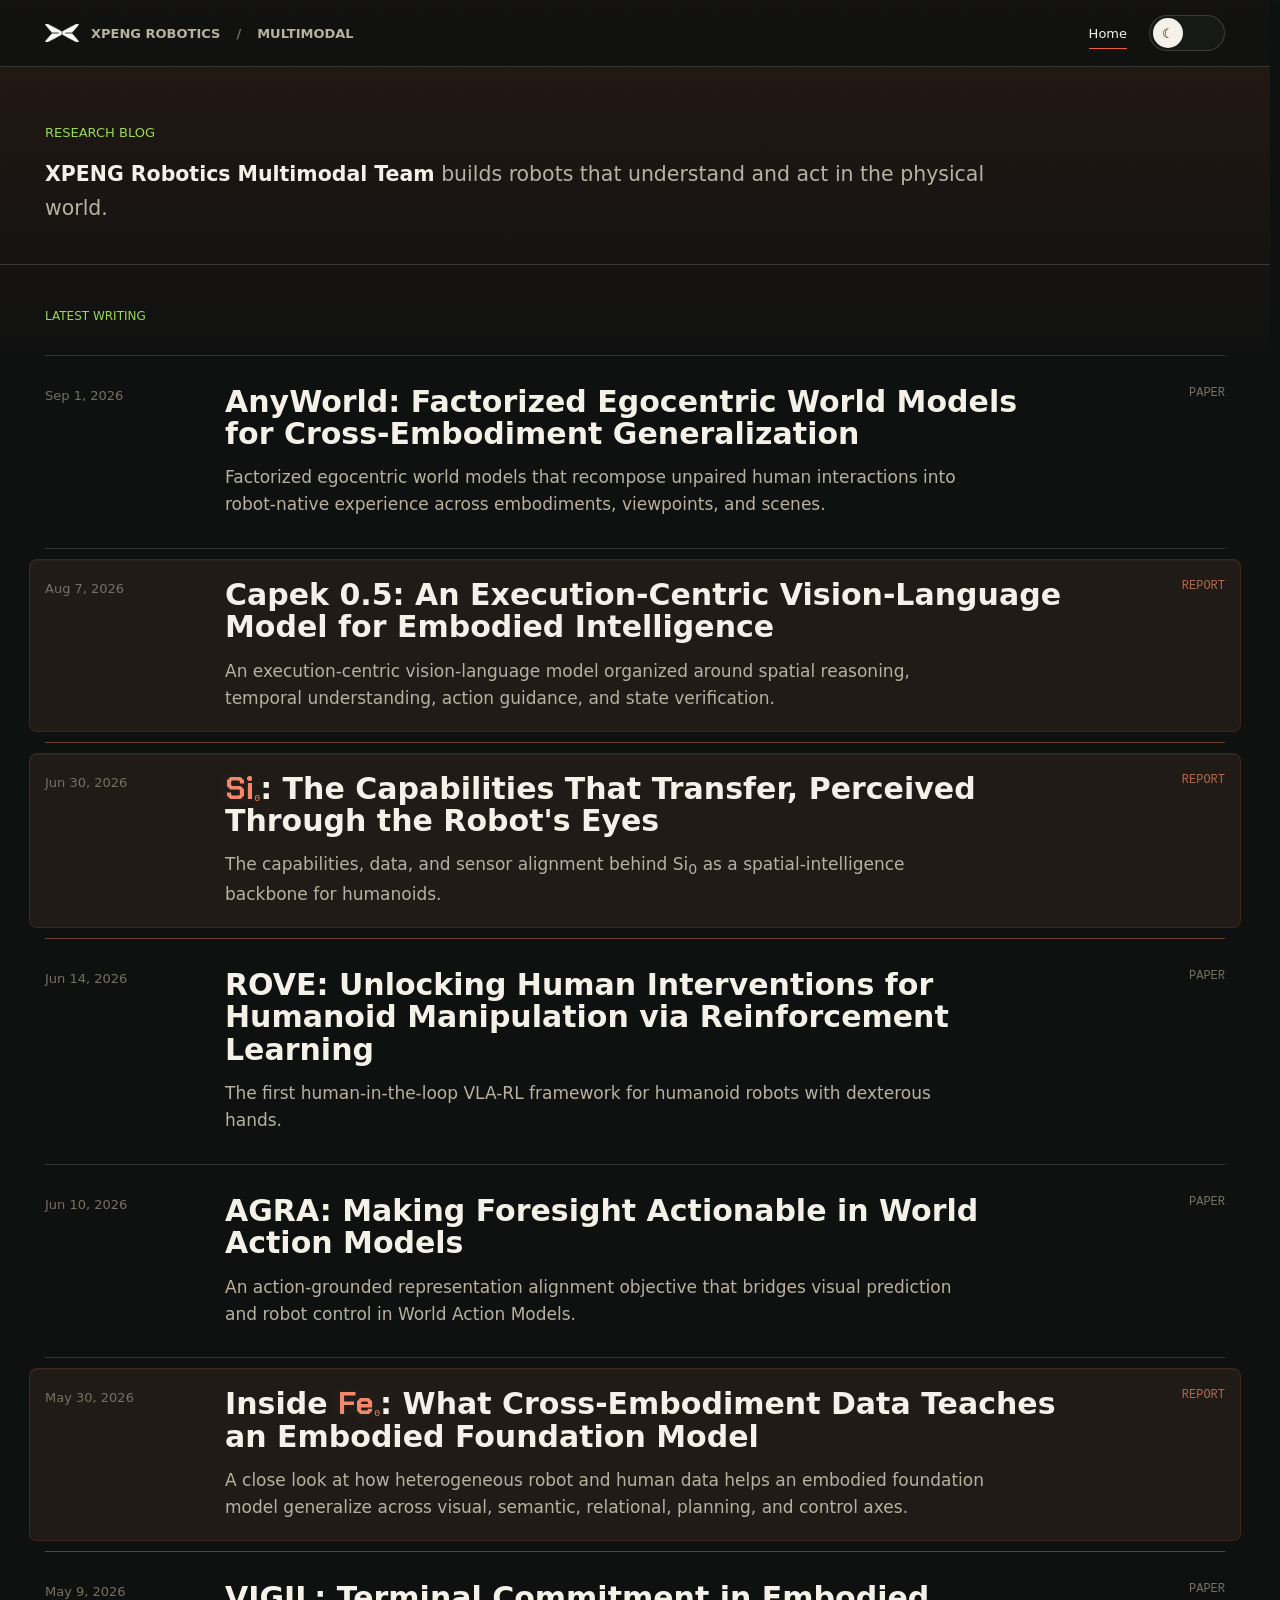
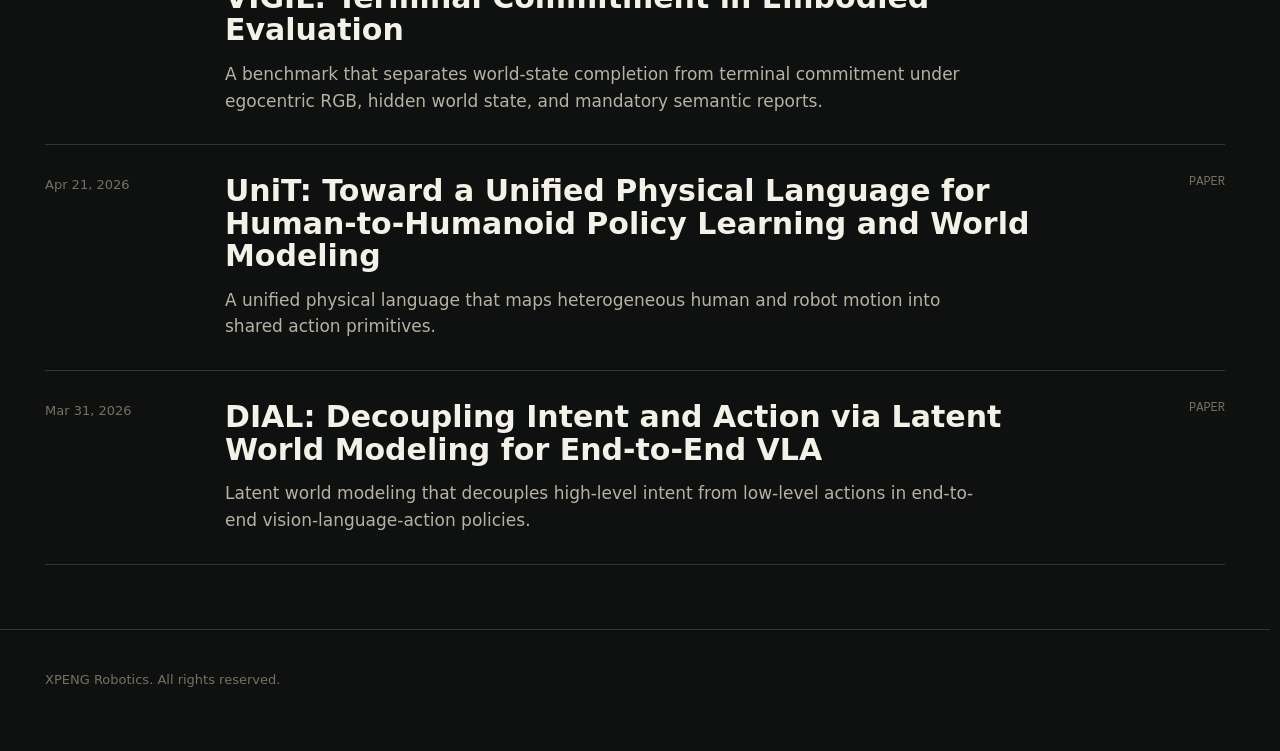
<file: index.html>
<!doctype html>
<html lang="en" data-theme="night">
<head>
  <meta charset="utf-8">
  <meta name="viewport" content="width=device-width, initial-scale=1">
  <title>XPENG Robotics Multimodal</title>
  <link rel="icon" type="image/png" href="assets/xpeng-favicon-ink.png">
  <link rel="icon" type="image/png" href="assets/xpeng-favicon-ink.png" media="(prefers-color-scheme: light)">
  <link rel="icon" type="image/png" href="assets/xpeng-favicon-white.png" media="(prefers-color-scheme: dark)">
  <link rel="apple-touch-icon" href="assets/xpeng-favicon-ink.png">
  <!-- Cloudflare Web Analytics -->
  <script defer src="https://static.cloudflareinsights.com/beacon.min.js" data-cf-beacon='{"token": "68a1792e43b1404fb311a65ac5f586a4"}'></script>
  <!-- End Cloudflare Web Analytics -->
  <link rel="preconnect" href="https://fonts.googleapis.com">
  <link rel="preconnect" href="https://fonts.gstatic.com" crossorigin>
  <link href="https://fonts.googleapis.com/css2?family=Chakra+Petch:wght@400;700&display=swap" rel="stylesheet">
  <script>
    const storedTheme = localStorage.getItem("paper-blog-theme");
    if (storedTheme === "day" || storedTheme === "night") {
      document.documentElement.dataset.theme = storedTheme;
    }
  </script>
  <style>
    :root {
      color-scheme: dark;
      --bg: #0f1110;
      --paper: #171917;
      --paper-2: #20231f;
      --ink: #f4f1e8;
      --muted: #b8b1a2;
      --soft: #777062;
      --line: rgba(244, 241, 232, 0.16);
      --accent: #f05f3b;
      --accent-2: #98d957;
      --accent-3: #60c4bf;
      --shadow: rgba(0, 0, 0, 0.35);
      --max: 1180px;
      --radius: 8px;
      --font-sans: ui-sans-serif, system-ui, -apple-system, BlinkMacSystemFont, "Segoe UI", sans-serif;
      --font-mono: ui-monospace, "SFMono-Regular", "SF Mono", "Roboto Mono", "Cascadia Mono", "Liberation Mono", Menlo, Consolas, monospace;
      --small-size: 13px;
      --label-size: 12px;
    }

    html[data-theme="day"] {
      color-scheme: light;
      --bg: #f5f2ea;
      --paper: #fffcf4;
      --paper-2: #ede8dc;
      --ink: #191815;
      --muted: #5e5a50;
      --soft: #8c8576;
      --line: rgba(25, 24, 21, 0.16);
      --accent: #d64624;
      --accent-2: #497f1f;
      --accent-3: #087b7b;
      --shadow: rgba(45, 38, 25, 0.14);
    }

    * { box-sizing: border-box; }
    html {
      scroll-behavior: smooth;
      overflow-y: scroll;
      scrollbar-gutter: stable;
      scrollbar-color: color-mix(in srgb, var(--muted) 26%, transparent) transparent;
      scrollbar-width: thin;
    }

    ::-webkit-scrollbar {
      width: 8px;
      height: 8px;
    }

    ::-webkit-scrollbar-track {
      background: transparent;
    }

    ::-webkit-scrollbar-thumb {
      border: 3px solid transparent;
      border-radius: 999px;
      background: color-mix(in srgb, var(--muted) 26%, transparent);
      background-clip: content-box;
    }

    ::-webkit-scrollbar-thumb:hover {
      background: color-mix(in srgb, var(--accent) 38%, transparent);
      background-clip: content-box;
    }
    body {
      margin: 0;
      min-height: 100vh;
      overflow-x: hidden;
      background:
        linear-gradient(180deg, rgba(240, 95, 59, 0.10), transparent 360px),
        var(--bg);
      color: var(--ink);
      font-family: var(--font-sans);
      letter-spacing: 0;
    }

    body::before {
      content: "";
      position: fixed;
      inset: 0;
      pointer-events: none;
      opacity: 0.08;
      background-image:
        linear-gradient(var(--line) 1px, transparent 1px),
        linear-gradient(90deg, var(--line) 1px, transparent 1px);
      background-size: 42px 42px;
      mask-image: linear-gradient(180deg, #000, transparent 72%);
    }

    a { color: inherit; text-decoration: none; }
    .wrap { width: min(var(--max), calc(100% - 40px)); margin: 0 auto; }

    .nav {
      position: sticky;
      top: 0;
      z-index: 30;
      border-bottom: 1px solid var(--line);
      background: color-mix(in srgb, var(--bg) 84%, transparent);
      backdrop-filter: blur(18px);
    }

    .nav-inner {
      min-height: 66px;
      display: flex;
      align-items: center;
      justify-content: space-between;
      gap: 18px;
    }

    .brand {
      display: flex;
      align-items: center;
      gap: 12px;
      font-size: var(--small-size);
      text-transform: uppercase;
      color: var(--muted);
      white-space: nowrap;
      min-width: 0;
    }

    .brand-text {
      display: flex;
      align-items: center;
      gap: 12px;
      min-width: 0;
      font-family: var(--font-sans);
      font-weight: 600;
    }

    .brand-sep {
      color: var(--soft);
      margin: 0 4px;
    }

    .mark {
      position: relative;
      width: 34px;
      height: 18px;
      display: block;
      flex: 0 0 auto;
    }

    .logo-mark {
      position: absolute;
      inset: 0;
      width: 100%;
      height: 100%;
      object-fit: contain;
    }

    .logo-mark--ink { display: none; }
    html[data-theme="day"] .logo-mark--ink { display: block; }
    html[data-theme="day"] .logo-mark--white { display: none; }

    .fe-mark {
      display: inline-flex;
      align-items: baseline;
      color: inherit;
      line-height: 0.88;
      letter-spacing: 0;
      white-space: nowrap;
      text-shadow: 0 0 18px color-mix(in srgb, var(--accent-3) 10%, transparent);
    }

    .fe-name {
      font-family: "Chakra Petch", ui-sans-serif, system-ui, -apple-system, BlinkMacSystemFont, "Segoe UI", sans-serif;
      font-style: normal;
      font-weight: normal;
    }

    .fe-zero {
      font-family: "SFMono-Regular", "Roboto Mono", "Cascadia Mono", "Liberation Mono", Menlo, Consolas, monospace;
      font-style: normal;
      font-weight: 500;
      font-size: 0.32em;
      line-height: 1;
      margin-left: 0.02em;
      transform: translateY(0.24em);
      vertical-align: baseline;
    }

    .nav-links {
      display: flex;
      align-items: center;
      gap: 22px;
      font-size: var(--small-size);
      color: var(--muted);
    }

    .nav-links a {
      position: relative;
      transition: color 180ms ease;
    }

    .nav-links a:hover,
    .nav-links a.active {
      color: var(--ink);
    }

    .nav-links a::after {
      content: "";
      position: absolute;
      left: 0;
      right: 0;
      bottom: -8px;
      height: 1px;
      background: var(--accent);
      transform: scaleX(0);
      transition: transform 180ms ease;
    }

    .nav-links a:hover::after,
    .nav-links a.active::after {
      transform: scaleX(1);
    }

    .theme-toggle {
      border: 1px solid var(--line);
      color: var(--ink);
      background: var(--paper);
      height: 36px;
      width: 76px;
      border-radius: 999px;
      padding: 3px;
      cursor: pointer;
      display: flex;
      align-items: center;
    }

    .theme-toggle span {
      width: 30px;
      height: 30px;
      border-radius: 999px;
      background: var(--ink);
      color: var(--bg);
      display: grid;
      place-items: center;
      font-size: var(--small-size);
      transition: transform 260ms ease;
    }

    html[data-theme="day"] .theme-toggle span { transform: translateX(38px); }

    .intro {
      padding: 58px 0 38px;
      border-bottom: 1px solid var(--line);
    }

    .eyebrow {
      color: var(--accent-2);
      font-size: var(--small-size);
      text-transform: uppercase;
      margin-bottom: 18px;
    }

    .intro-copy {
      margin: 0;
      max-width: 1000px;
      color: var(--muted);
      font-size: clamp(18px, 1.6vw, 21px);
      line-height: 1.65;
    }

    .intro-copy strong {
      color: var(--ink);
    }

    section {
      position: relative;
      padding: 44px 0 64px;
      border-bottom: 1px solid var(--line);
    }

    .section-heading {
      display: grid;
      grid-template-columns: minmax(180px, 0.34fr) minmax(0, 1fr);
      gap: 44px;
      align-items: start;
      margin-bottom: 32px;
    }

    .kicker {
      color: var(--accent-2);
      font-size: var(--label-size);
      text-transform: uppercase;
    }

    .blog-list {
      border-top: 1px solid var(--line);
    }

    .blog-row {
      display: grid;
      grid-template-columns: 150px minmax(0, 1fr) 120px;
      gap: 30px;
      padding: 30px 0;
      border-bottom: 1px solid var(--line);
      align-items: start;
      transition: color 180ms ease, border-color 180ms ease;
    }

    .blog-row--featured {
      position: relative;
      isolation: isolate;
      border-bottom-color: color-mix(in srgb, var(--accent) 28%, var(--line));
    }

    .blog-row--featured::before {
      content: "";
      position: absolute;
      inset: 10px -16px;
      z-index: -1;
      border-radius: 8px;
      border: 1px solid color-mix(in srgb, var(--accent) 18%, transparent);
      background: color-mix(in srgb, var(--accent) 7%, var(--paper));
      box-shadow: inset 0 1px 0 color-mix(in srgb, var(--ink) 5%, transparent);
      opacity: 0.82;
    }

    .blog-row--featured .blog-type {
      color: color-mix(in srgb, var(--accent) 48%, var(--soft));
    }

    .blog-row--featured .fe-mark {
      color: color-mix(in srgb, var(--accent) 72%, var(--ink));
    }

    html[data-theme="day"] .blog-row--featured {
      border-bottom-color: color-mix(in srgb, var(--accent) 24%, var(--line));
    }

    html[data-theme="day"] .blog-row--featured::before {
      border-color: color-mix(in srgb, var(--accent) 18%, transparent);
      background: color-mix(in srgb, var(--accent) 6%, var(--paper));
      box-shadow: inset 0 1px 0 rgba(255, 255, 255, 0.74);
      opacity: 1;
    }

    .blog-row:hover {
      color: var(--accent);
      border-color: color-mix(in srgb, var(--accent) 44%, var(--line));
    }

    .blog-date {
      color: var(--soft);
      font-size: var(--small-size);
      line-height: 1.5;
    }

    .blog-title {
      margin: 0;
      color: var(--ink);
      font-size: clamp(22px, 2.4vw, 30px);
      line-height: 1.08;
      letter-spacing: 0;
      transition: color 180ms ease;
    }

    .blog-row:hover .blog-title {
      color: var(--accent);
    }

    .blog-title .fe-mark {
      font-size: 1.04em;
    }

    .blog-title .fe-name {
      font-weight: 700;
    }

    .blog-summary {
      max-width: 760px;
      margin: 14px 0 0;
      color: var(--muted);
      font-size: 17px;
      line-height: 1.58;
    }

    .blog-type {
      color: var(--soft);
      font-family: var(--font-mono);
      font-size: var(--label-size);
      text-transform: uppercase;
      text-align: right;
    }

    .footer {
      padding: 42px 0 64px;
      color: var(--soft);
      font-size: var(--small-size);
    }

    @media (max-width: 900px) {
      .section-heading {
        grid-template-columns: 1fr;
      }

      .blog-row {
        grid-template-columns: 110px minmax(0, 1fr);
      }

      .blog-type {
        grid-column: 2;
        text-align: left;
      }
    }

    @media (max-width: 640px) {
      .wrap { width: min(100% - 24px, var(--max)); }
      .nav-links a { display: none; }
      .brand-text { overflow: hidden; text-overflow: ellipsis; }
      .nav-links { gap: 14px; }
      .intro { padding: 42px 0 34px; }
      section { padding: 38px 0 52px; }
      .blog-row {
        grid-template-columns: 1fr;
        gap: 12px;
        padding: 26px 0;
      }
      .blog-type { grid-column: auto; }
    }
  </style>
</head>
<body>
  <nav class="nav">
    <div class="wrap nav-inner">
      <a class="brand" href="index.html"><span class="mark" aria-hidden="true"><img class="logo-mark logo-mark--white" src="assets/xpeng-logo-white.png" alt=""><img class="logo-mark logo-mark--ink" src="assets/xpeng-logo-ink.png" alt=""></span><span class="brand-text"><span>XPENG Robotics</span><span class="brand-sep">/</span><span>Multimodal</span></span></a>
      <div class="nav-links">
        <a class="active" href="index.html">Home</a>
        <button class="theme-toggle" type="button" aria-label="Toggle day and night theme"><span>☾</span></button>
      </div>
    </div>
  </nav>

  <header class="intro">
    <div class="wrap">
      <div class="eyebrow">Research blog</div>
      <p class="intro-copy"><strong>XPENG Robotics Multimodal Team</strong> builds robots that understand and act in the physical world.</p>
    </div>
  </header>

  <main>
    <section id="blog">
      <div class="wrap">
        <div class="section-heading">
          <div class="kicker">Latest writing</div>
        </div>

        <div class="blog-list" aria-label="Blog posts">
          <a class="blog-row" href="anyworld/">
            <time class="blog-date" datetime="2026-09-01">Sep 1, 2026</time>
            <div>
              <h3 class="blog-title">AnyWorld: Factorized Egocentric World Models for Cross-Embodiment Generalization</h3>
              <p class="blog-summary">Factorized egocentric world models that recompose unpaired human interactions into robot-native experience across embodiments, viewpoints, and scenes.</p>
            </div>
            <span class="blog-type">Paper</span>
          </a>

          <a class="blog-row blog-row--featured" href="capek-0.5/">
            <time class="blog-date" datetime="2026-08-07">Aug 7, 2026</time>
            <div>
              <h3 class="blog-title">Capek 0.5: An Execution-Centric Vision-Language Model for Embodied Intelligence</h3>
              <p class="blog-summary">An execution-centric vision-language model organized around spatial reasoning, temporal understanding, action guidance, and state verification.</p>
            </div>
            <span class="blog-type">Report</span>
          </a>

          <a class="blog-row blog-row--featured" href="si0/">
            <time class="blog-date" datetime="2026-06-30">Jun 30, 2026</time>
            <div>
              <h3 class="blog-title"><span class="fe-mark" aria-label="Si subscript zero"><span class="fe-name">Si</span><sub class="fe-zero">0</sub></span>: The Capabilities That Transfer, Perceived Through the Robot's Eyes</h3>
              <p class="blog-summary">The capabilities, data, and sensor alignment behind Si<sub>0</sub> as a spatial-intelligence backbone for humanoids.</p>
            </div>
            <span class="blog-type">Report</span>
          </a>

          <a class="blog-row" href="rove/">
            <time class="blog-date" datetime="2026-06-14">Jun 14, 2026</time>
            <div>
              <h3 class="blog-title">ROVE: Unlocking Human Interventions for Humanoid Manipulation via Reinforcement Learning</h3>
              <p class="blog-summary">The first human-in-the-loop VLA-RL framework for humanoid robots with dexterous hands.</p>
            </div>
            <span class="blog-type">Paper</span>
          </a>

          <a class="blog-row" href="agra/">
            <time class="blog-date" datetime="2026-06-10">Jun 10, 2026</time>
            <div>
              <h3 class="blog-title">AGRA: Making Foresight Actionable in World Action Models</h3>
              <p class="blog-summary">An action-grounded representation alignment objective that bridges visual prediction and robot control in World Action Models.</p>
            </div>
            <span class="blog-type">Paper</span>
          </a>

          <a class="blog-row blog-row--featured" href="fe0/">
            <time class="blog-date" datetime="2026-05-30">May 30, 2026</time>
            <div>
              <h3 class="blog-title">Inside <span class="fe-mark" aria-label="Fe subscript zero"><span class="fe-name">Fe</span><sub class="fe-zero">0</sub></span>: What Cross-Embodiment Data Teaches an Embodied Foundation Model</h3>
              <p class="blog-summary">A close look at how heterogeneous robot and human data helps an embodied foundation model generalize across visual, semantic, relational, planning, and control axes.</p>
            </div>
            <span class="blog-type">Report</span>
          </a>

          <a class="blog-row" href="vigil/">
            <time class="blog-date" datetime="2026-05-09">May 9, 2026</time>
            <div>
              <h3 class="blog-title">VIGIL: Terminal Commitment in Embodied Evaluation</h3>
              <p class="blog-summary">A benchmark that separates world-state completion from terminal commitment under egocentric RGB, hidden world state, and mandatory semantic reports.</p>
            </div>
            <span class="blog-type">Paper</span>
          </a>

          <a class="blog-row" href="unit/">
            <time class="blog-date" datetime="2026-04-21">Apr 21, 2026</time>
            <div>
              <h3 class="blog-title">UniT: Toward a Unified Physical Language for Human-to-Humanoid Policy Learning and World Modeling</h3>
              <p class="blog-summary">A unified physical language that maps heterogeneous human and robot motion into shared action primitives.</p>
            </div>
            <span class="blog-type">Paper</span>
          </a>

          <a class="blog-row" href="dial/">
            <time class="blog-date" datetime="2026-03-31">Mar 31, 2026</time>
            <div>
              <h3 class="blog-title">DIAL: Decoupling Intent and Action via Latent World Modeling for End-to-End VLA</h3>
              <p class="blog-summary">Latent world modeling that decouples high-level intent from low-level actions in end-to-end vision-language-action policies.</p>
            </div>
            <span class="blog-type">Paper</span>
          </a>
        </div>
      </div>
    </section>
  </main>

  <footer class="footer">
    <div class="wrap">XPENG Robotics. All rights reserved.</div>
  </footer>

  <script>
    const root = document.documentElement;
    const toggle = document.querySelector(".theme-toggle");
    const knob = toggle.querySelector("span");
    const savedTheme = localStorage.getItem("paper-blog-theme");
    if (savedTheme) {
      root.dataset.theme = savedTheme;
      knob.textContent = savedTheme === "day" ? "☀" : "☾";
    }
    toggle.addEventListener("click", () => {
      const next = root.dataset.theme === "night" ? "day" : "night";
      root.dataset.theme = next;
      knob.textContent = next === "day" ? "☀" : "☾";
      localStorage.setItem("paper-blog-theme", next);
    });
  </script>
</body>
</html>
</file>
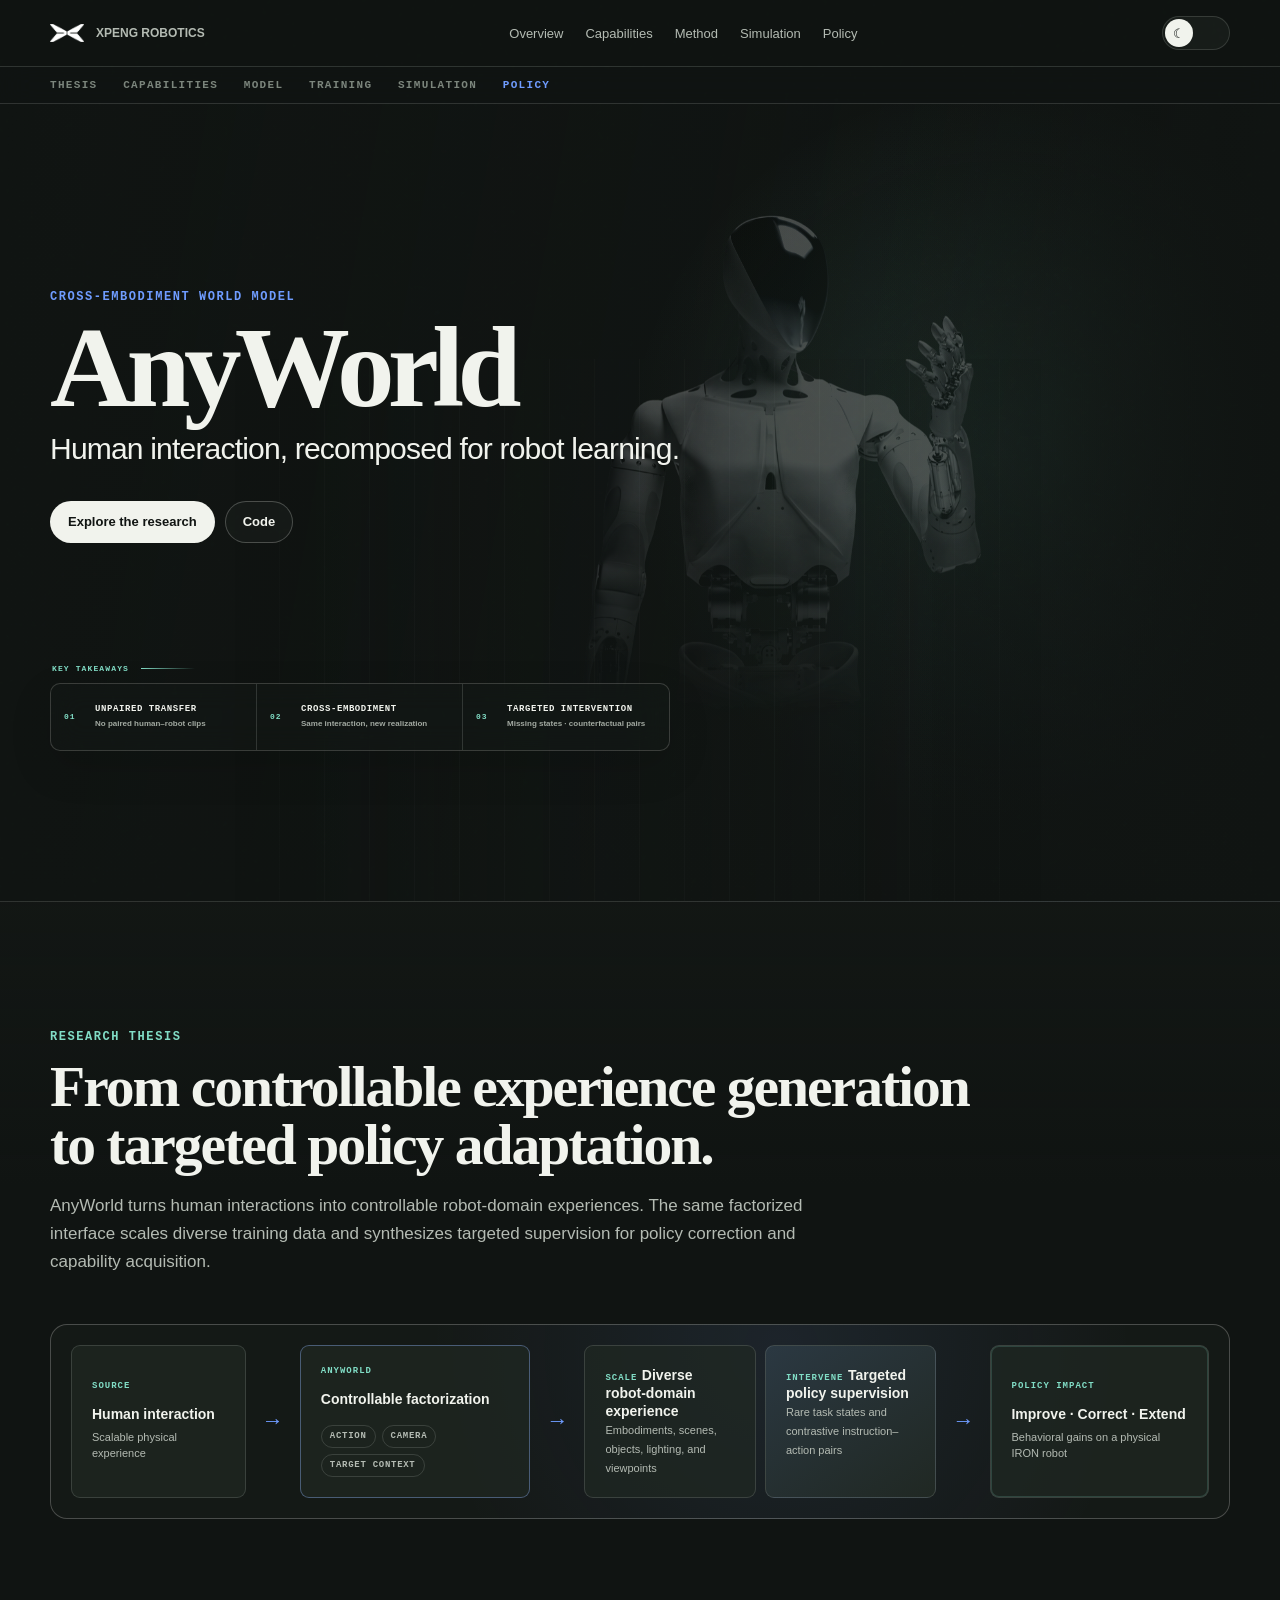
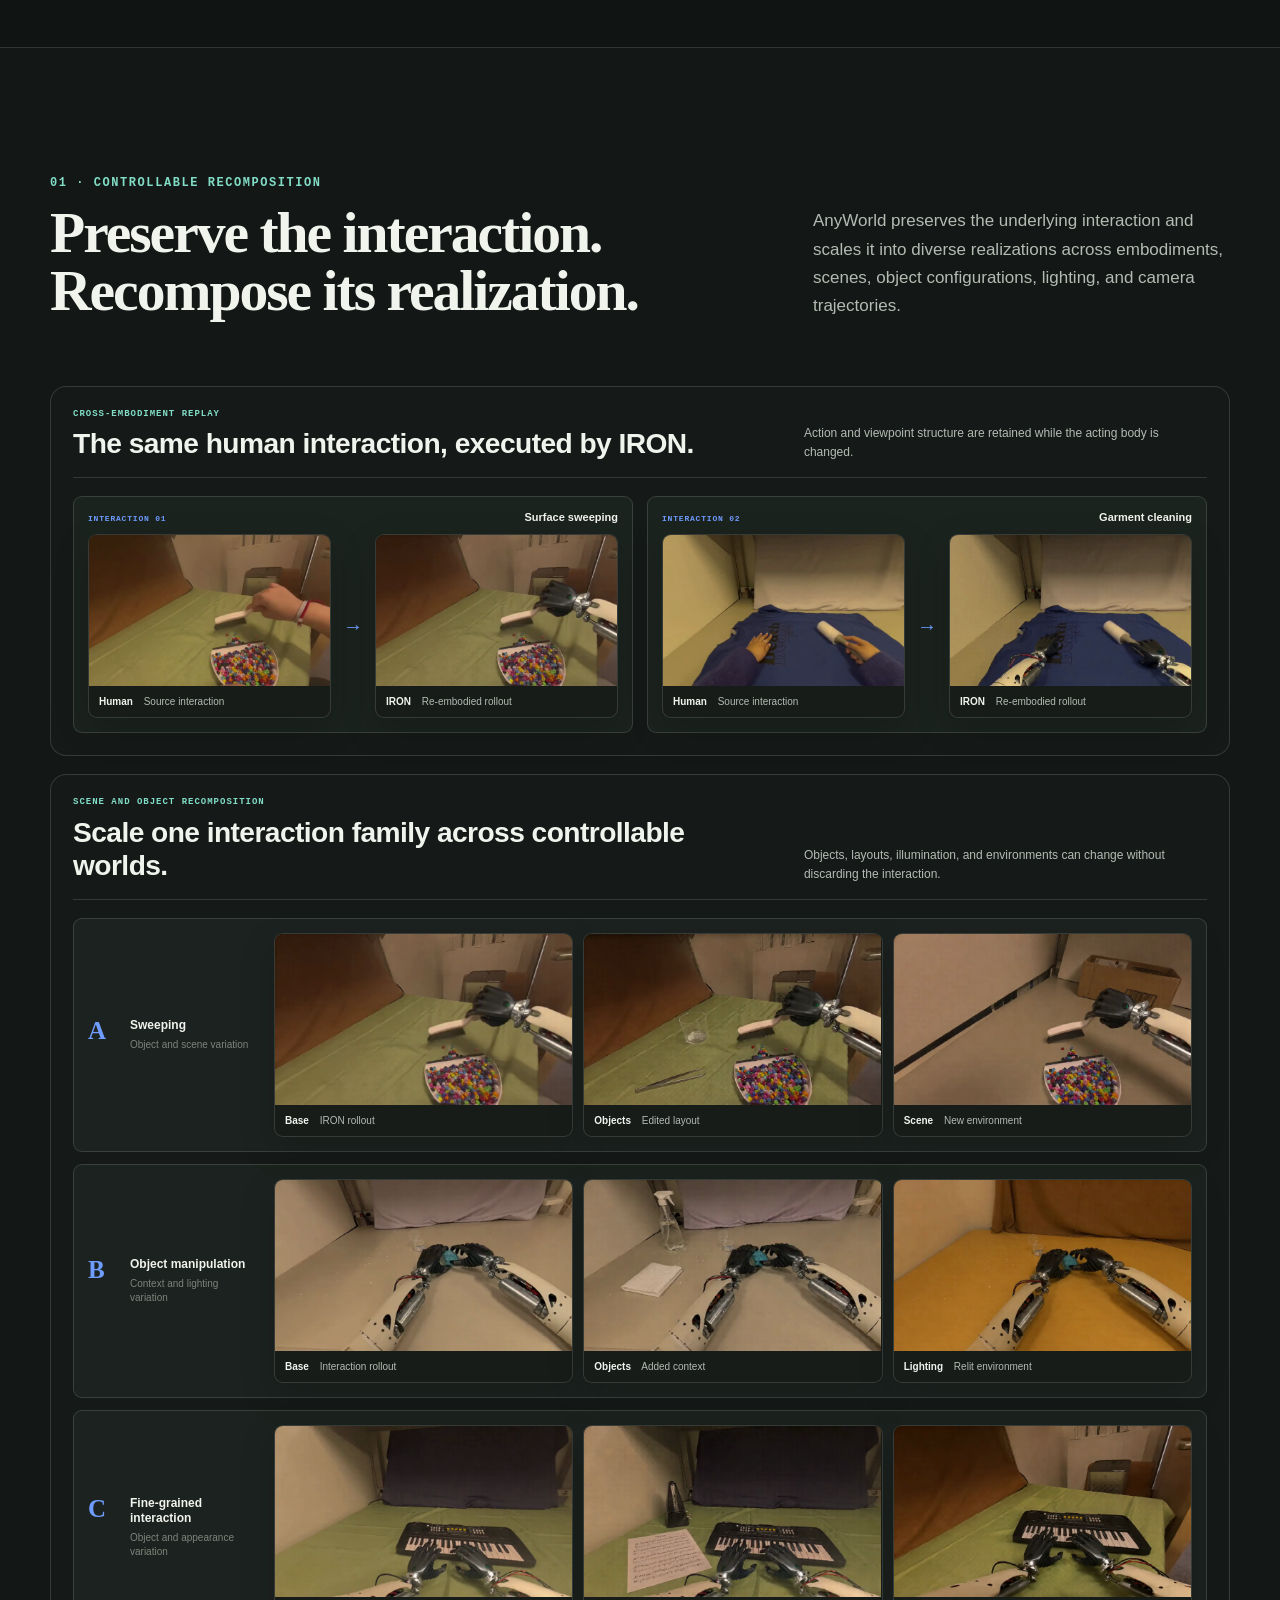
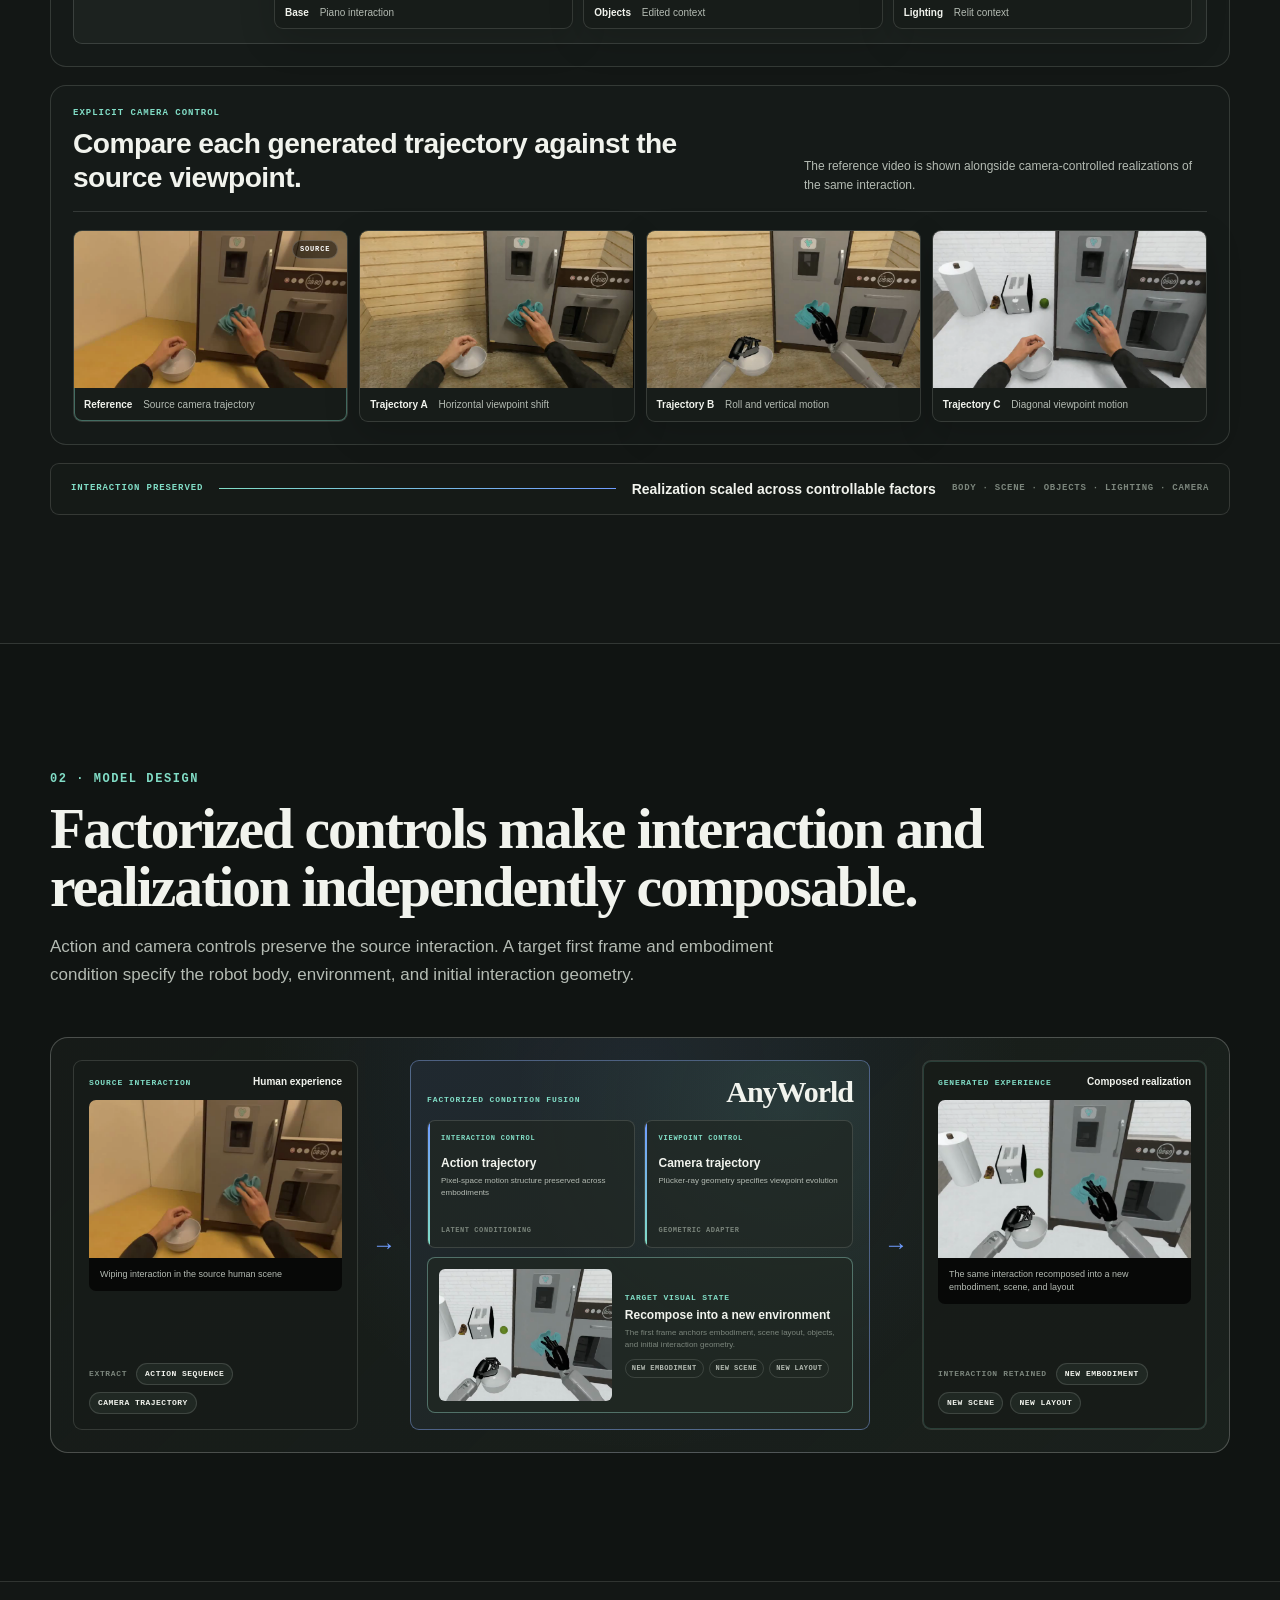
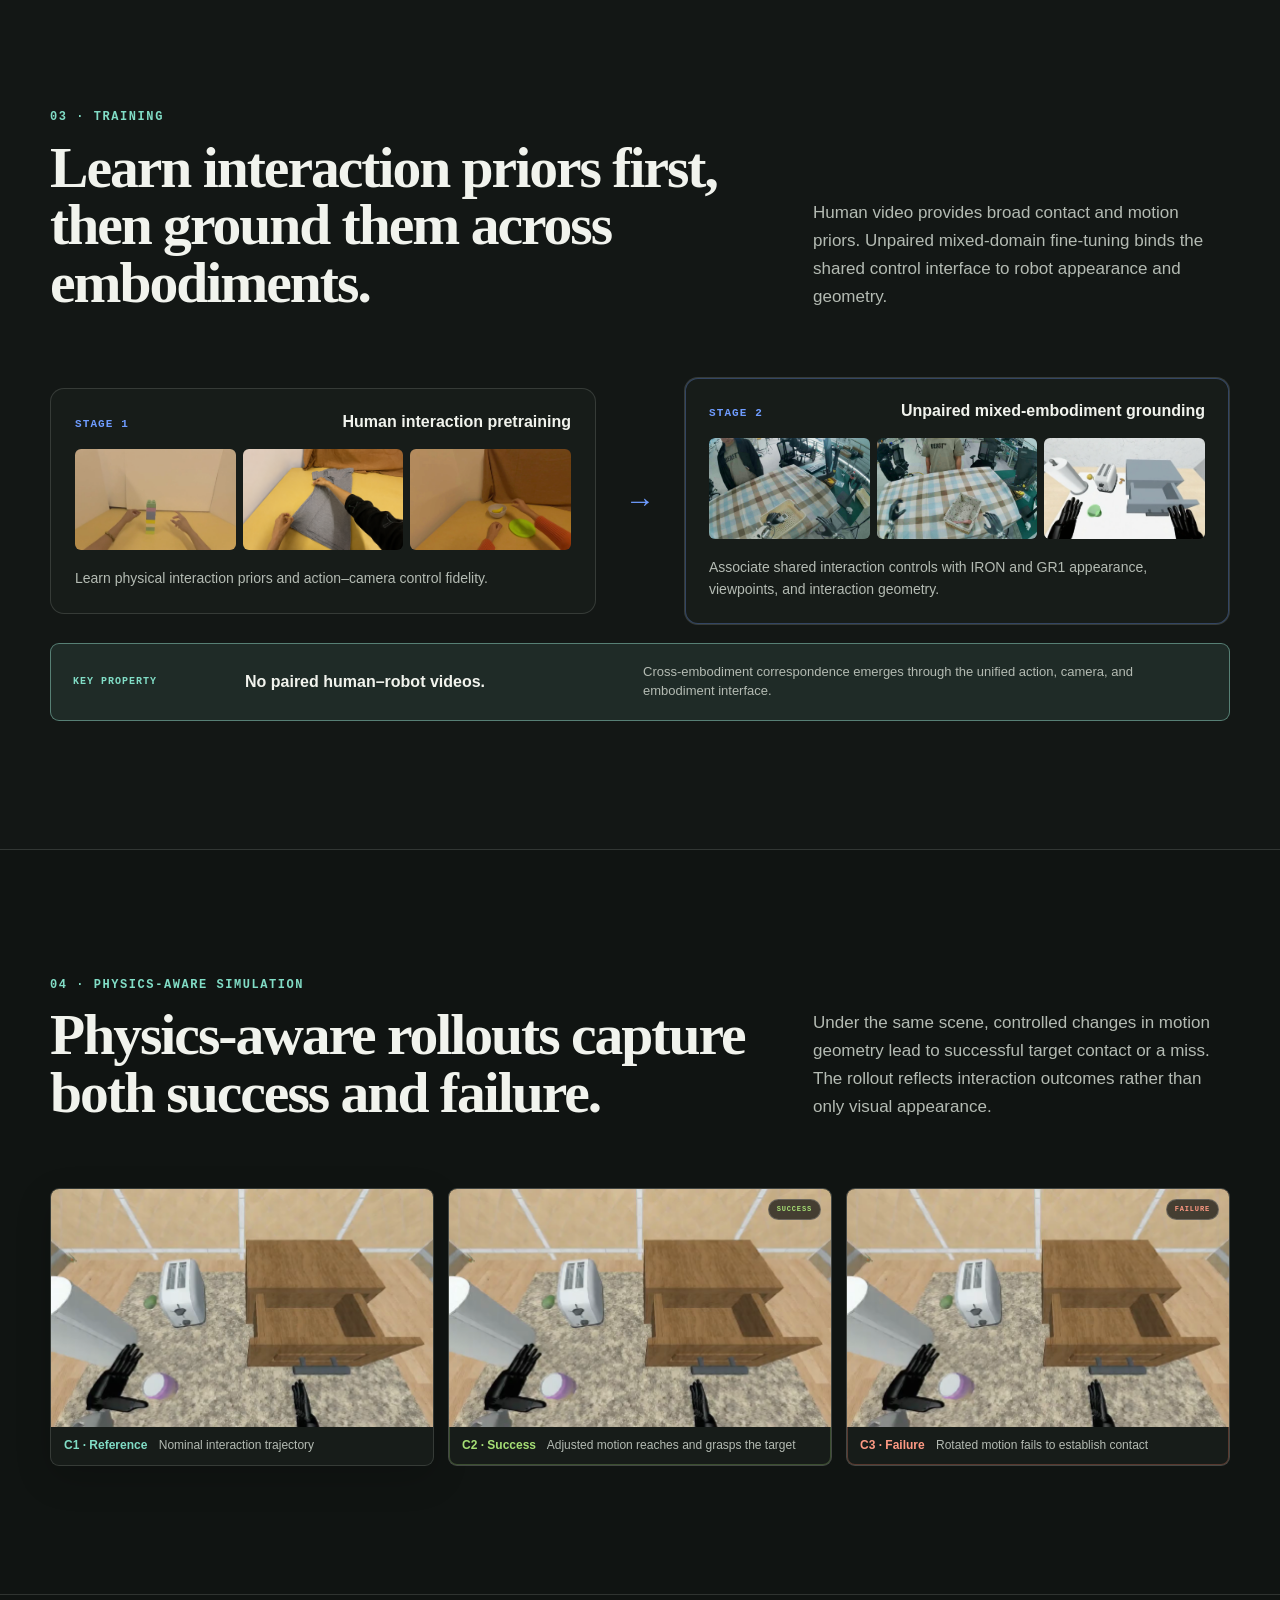
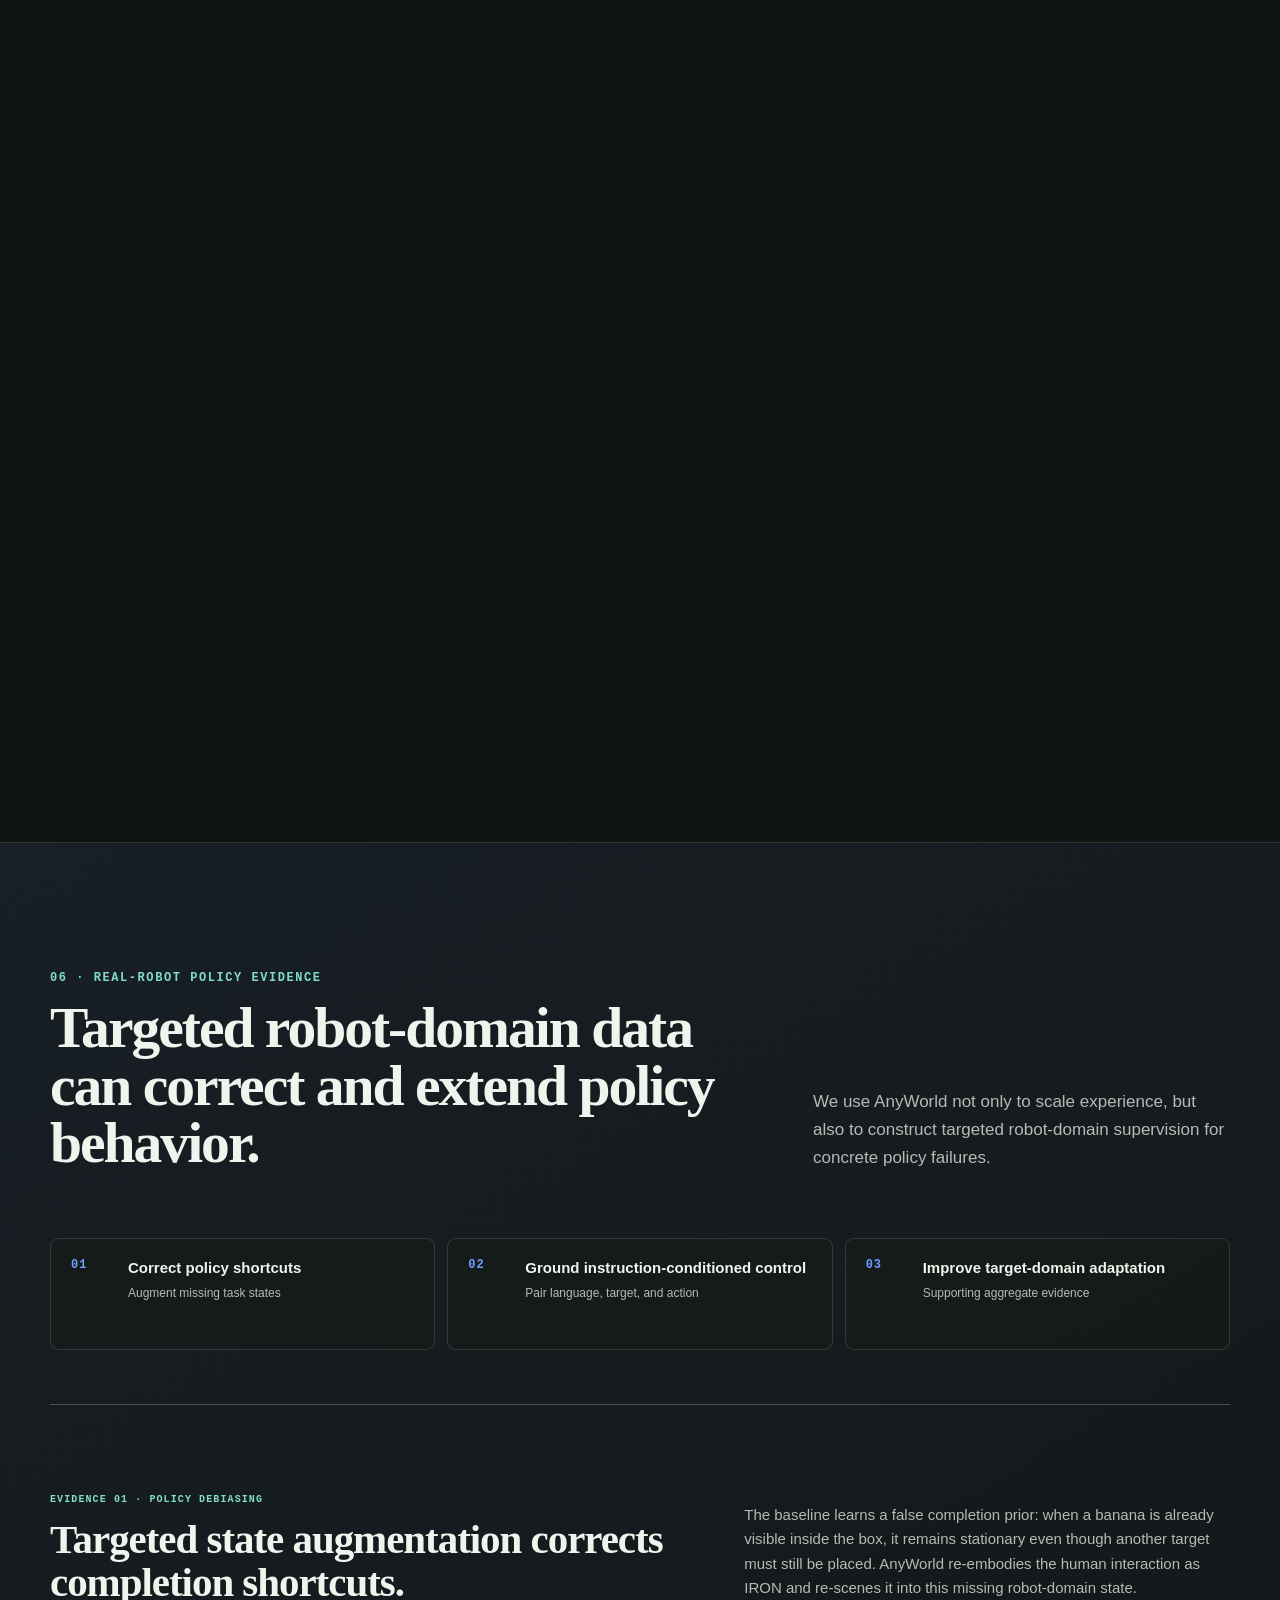
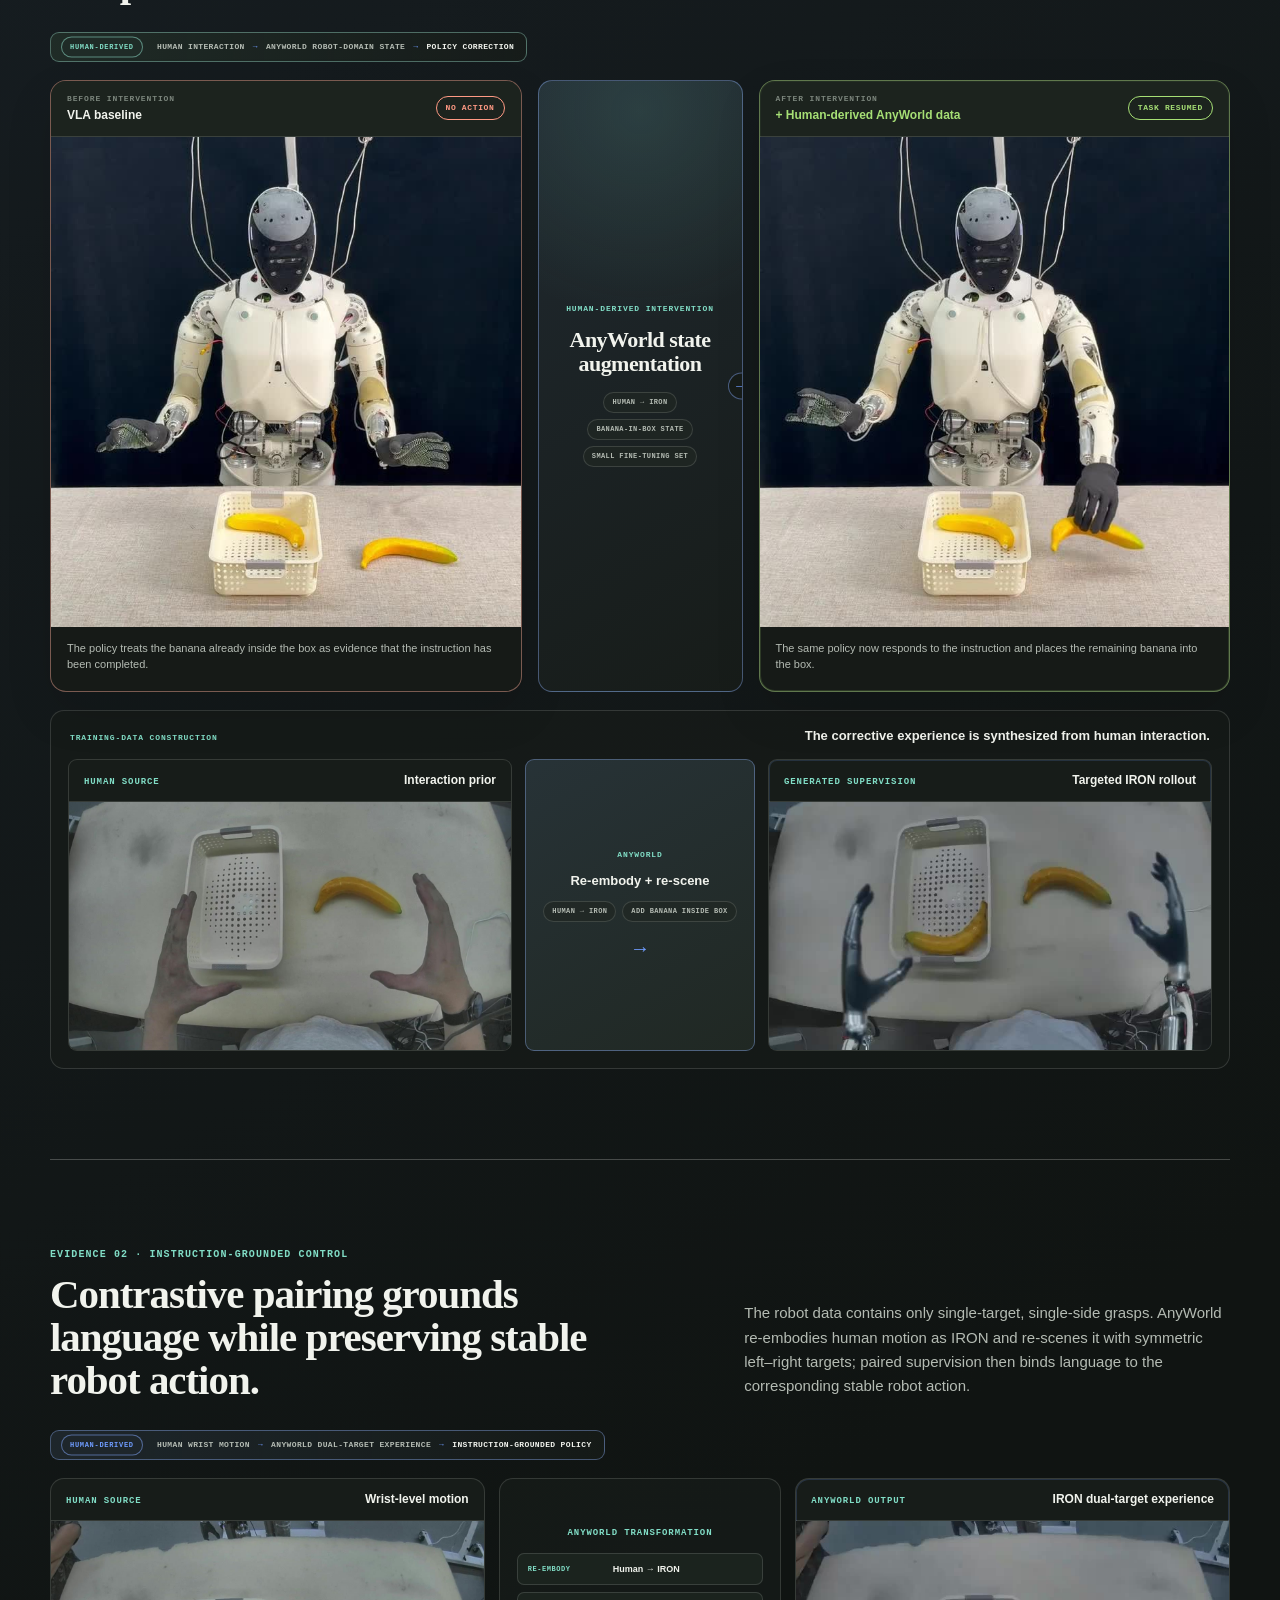
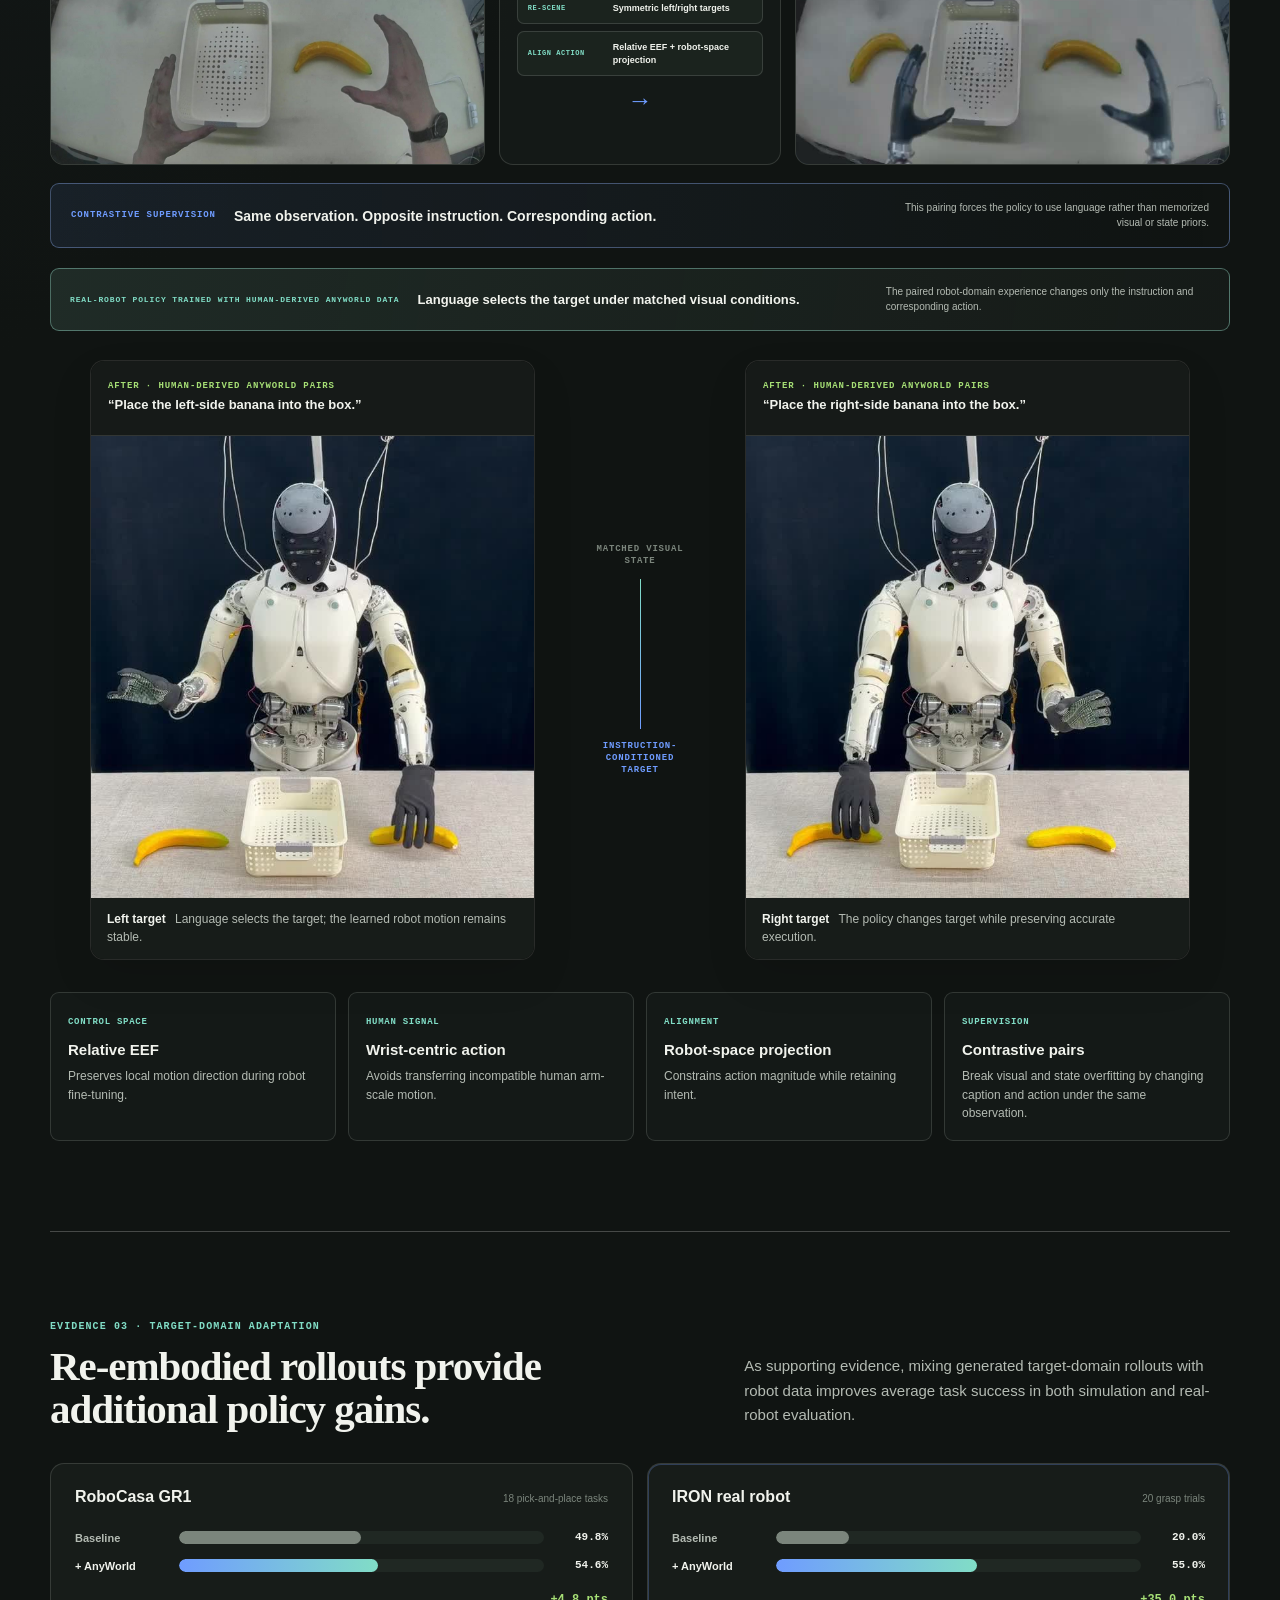
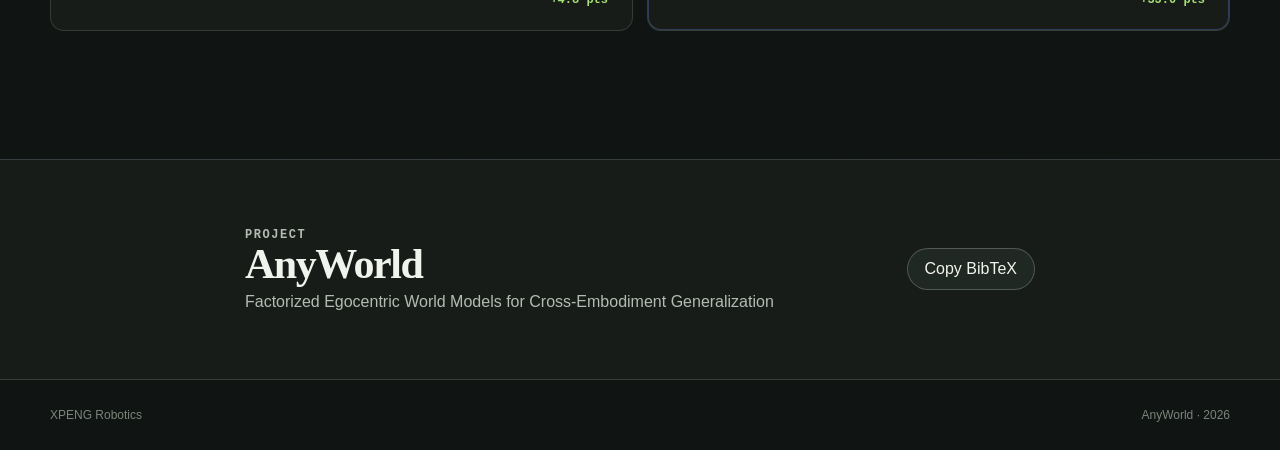
<file: anyworld/index.html>
<!doctype html>
<html lang="en" data-theme="night">
<head>
  <meta charset="utf-8">
  <meta name="viewport" content="width=device-width, initial-scale=1">
  <meta name="description" content="AnyWorld turns a single human egocentric interaction into controllable robot-native rollouts across embodiments, viewpoints, and scenes.">
  <meta name="theme-color" content="#101412">
  <title>AnyWorld — Factorized Egocentric World Models</title>
  <link rel="icon" type="image/png" href="assets/fe0/xpeng-favicon-ink.png">
  <link rel="icon" type="image/png" href="assets/fe0/xpeng-favicon-ink.png" media="(prefers-color-scheme: light)">
  <link rel="icon" type="image/png" href="assets/fe0/xpeng-favicon-white.png" media="(prefers-color-scheme: dark)">
  <link rel="apple-touch-icon" href="assets/fe0/xpeng-favicon-ink.png">
  <link rel="preload" as="image" href="assets/fe0/iron-front-hand.webp" type="image/webp" fetchpriority="high">
  <link rel="preload" as="image" href="assets/fe0/iron-david-stance.webp" type="image/webp" fetchpriority="high">
  <link rel="stylesheet" href="styles.css">
  <script>
    const savedTheme = localStorage.getItem('anyworld-theme');
    if (savedTheme === 'day' || savedTheme === 'night') {
      document.documentElement.dataset.theme = savedTheme;
    }
  </script>
</head>
<body>
  <header class="site-nav">
    <div class="nav-inner shell">
      <a class="brand" href="#top" aria-label="XPENG Robotics home">
        <span class="mark" aria-hidden="true">
          <img class="logo-mark logo-mark--white" src="assets/fe0/xpeng-logo-white.png" alt="">
          <img class="logo-mark logo-mark--ink" src="assets/fe0/xpeng-logo-ink.png" alt="">
        </span>
        <span class="brand-text">XPENG Robotics</span>
      </a>
      <nav class="primary-nav" aria-label="Primary navigation">
        <a href="#overview">Overview</a>
        <a href="#recomposition">Capabilities</a>
        <a href="#method">Method</a>
        <a href="#simulation">Simulation</a>
        <a href="#robot-learning">Policy</a>
      </nav>
      <button class="theme-toggle" type="button" aria-label="Switch color theme" title="Switch color theme">
        <span aria-hidden="true">☾</span>
      </button>
    </div>
  </header>

  <div class="content-menu" aria-label="Section navigation">
    <div class="content-menu-list shell">
      <a href="#overview">Thesis</a>
      <a href="#recomposition">Capabilities</a>
      <a href="#method">Model</a>
      <a href="#training">Training</a>
      <a href="#simulation">Simulation</a>
      <a href="#robot-learning">Policy</a>
    </div>
  </div>

  <main id="top">
    <section class="hero hero--editorial" aria-labelledby="hero-title">
      <div class="hero-art" aria-hidden="true">
        <img class="hero-figure hero-figure--night" src="assets/fe0/iron-front-hand.webp" alt="">
        <img class="hero-figure hero-figure--day" src="assets/fe0/iron-david-stance.webp" alt="">
      </div>
      <div class="hero-grid hero-grid--single shell">
        <div class="hero-copy reveal">
          <p class="kicker">Cross-Embodiment World Model</p>
          <h1 id="hero-title">AnyWorld</h1>
          <p class="hero-subtitle">Human interaction, recomposed for robot learning.</p>
          <div class="hero-actions">
            <a class="button button-primary" href="https://arxiv.org/pdf/2608.29242" target="_blank" rel="noopener">Explore the research</a>
            <a class="button" href="https://github.com/xpeng-robotics/AnyWorld" target="_blank" rel="noopener">Code</a>
          </div>
        </div>

        <div class="hero-takeaways reveal" aria-label="Key takeaways">
          <div class="hero-takeaways-label"><span>Key takeaways</span><i></i></div>
          <div class="takeaway-band takeaway-band--hero">
            <article><span>01</span><div><b>Unpaired transfer</b><small>No paired human–robot clips</small></div></article>
            <article><span>02</span><div><b>Cross-embodiment</b><small>Same interaction, new realization</small></div></article>
            <article><span>03</span><div><b>Targeted intervention</b><small>Missing states · counterfactual pairs</small></div></article>
          </div>
        </div>
      </div>
    </section>

    <section id="overview" class="section section-intro section-thesis">
      <div class="shell">
        <div class="section-heading thesis-heading reveal">
          <p class="eyebrow">Research thesis</p>
          <h2>From controllable experience generation to targeted policy adaptation.</h2>
          <p class="section-lead">AnyWorld turns human interactions into controllable robot-domain experiences. The same factorized interface scales diverse training data and synthesizes targeted supervision for policy correction and capability acquisition.</p>
        </div>

        <div class="thesis-system reveal" aria-label="AnyWorld research path">
          <article class="thesis-source">
            <span>Source</span>
            <strong>Human interaction</strong>
            <small>Scalable physical experience</small>
          </article>
          <div class="thesis-arrow" aria-hidden="true">→</div>
          <article class="thesis-engine">
            <span>AnyWorld</span>
            <strong>Controllable factorization</strong>
            <div><i>Action</i><i>Camera</i><i>Target context</i></div>
          </article>
          <div class="thesis-arrow" aria-hidden="true">→</div>
          <div class="thesis-branches">
            <article>
              <span>Scale</span>
              <strong>Diverse robot-domain experience</strong>
              <small>Embodiments, scenes, objects, lighting, and viewpoints</small>
            </article>
            <article class="thesis-branch--accent">
              <span>Intervene</span>
              <strong>Targeted policy supervision</strong>
              <small>Rare task states and contrastive instruction–action pairs</small>
            </article>
          </div>
          <div class="thesis-arrow" aria-hidden="true">→</div>
          <article class="thesis-outcome">
            <span>Policy impact</span>
            <strong>Improve · Correct · Extend</strong>
            <small>Behavioral gains on a physical IRON robot</small>
          </article>
        </div>
      </div>
    </section>

    <section id="recomposition" class="section section-tonal section-capabilities">
      <div class="shell">
        <div class="section-heading two-column-heading reveal">
          <div>
            <p class="eyebrow">01 · Controllable recomposition</p>
            <h2>Preserve the interaction. Recompose its realization.</h2>
          </div>
          <p>AnyWorld preserves the underlying interaction and scales it into diverse realizations across embodiments, scenes, object configurations, lighting, and camera trajectories.</p>
        </div>

        <article class="recomp-block reveal">
          <header class="recomp-header">
            <div><span>Cross-embodiment replay</span><h3>The same human interaction, executed by IRON.</h3></div>
            <p>Action and viewpoint structure are retained while the acting body is changed.</p>
          </header>
          <div class="direct-pair-grid">
            <article class="compact-pair">
              <div class="compact-pair-title"><span>Interaction 01</span><b>Surface sweeping</b></div>
              <div class="feature-pair">
                <figure class="video-card"><video muted loop playsinline preload="metadata" poster="assets/posters/image2.png"><source src="assets/media/media2.mp4" type="video/mp4"></video><figcaption><span>Human</span> Source interaction</figcaption></figure>
                <div class="mini-arrow" aria-hidden="true">→</div>
                <figure class="video-card"><video muted loop playsinline preload="metadata" poster="assets/posters/image1.png"><source src="assets/media/media1.mp4" type="video/mp4"></video><figcaption><span>IRON</span> Re-embodied rollout</figcaption></figure>
              </div>
            </article>
            <article class="compact-pair">
              <div class="compact-pair-title"><span>Interaction 02</span><b>Garment cleaning</b></div>
              <div class="feature-pair">
                <figure class="video-card"><video muted loop playsinline preload="metadata" poster="assets/posters/image3.png"><source src="assets/media/media3.mp4" type="video/mp4"></video><figcaption><span>Human</span> Source interaction</figcaption></figure>
                <div class="mini-arrow" aria-hidden="true">→</div>
                <figure class="video-card"><video muted loop playsinline preload="metadata" poster="assets/posters/image4.png"><source src="assets/media/media4.mp4" type="video/mp4"></video><figcaption><span>IRON</span> Re-embodied rollout</figcaption></figure>
              </div>
            </article>
          </div>
        </article>

        <article class="recomp-block reveal">
          <header class="recomp-header">
            <div><span>Scene and object recomposition</span><h3>Scale one interaction family across controllable worlds.</h3></div>
            <p>Objects, layouts, illumination, and environments can change without discarding the interaction.</p>
          </header>

          <div class="recomp-family-stack">
            <article class="recomp-family">
              <div class="recomp-family-copy"><span>A</span><div><b>Sweeping</b><small>Object and scene variation</small></div></div>
              <div class="recomp-family-media">
                <figure class="video-card"><video muted loop playsinline preload="metadata" poster="assets/posters/image1.png"><source src="assets/media/media1.mp4" type="video/mp4"></video><figcaption><span>Base</span> IRON rollout</figcaption></figure>
                <figure class="video-card"><video muted loop playsinline preload="metadata" poster="assets/posters/image5.png"><source src="assets/media/media5.mp4" type="video/mp4"></video><figcaption><span>Objects</span> Edited layout</figcaption></figure>
                <figure class="video-card"><video muted loop playsinline preload="metadata" poster="assets/posters/image6.png"><source src="assets/media/media6.mp4" type="video/mp4"></video><figcaption><span>Scene</span> New environment</figcaption></figure>
              </div>
            </article>

            <article class="recomp-family">
              <div class="recomp-family-copy"><span>B</span><div><b>Object manipulation</b><small>Context and lighting variation</small></div></div>
              <div class="recomp-family-media">
                <figure class="video-card"><video muted loop playsinline preload="metadata" poster="assets/posters/image8.png"><source src="assets/media/media8.mp4" type="video/mp4"></video><figcaption><span>Base</span> Interaction rollout</figcaption></figure>
                <figure class="video-card"><video muted loop playsinline preload="metadata" poster="assets/posters/image9.png"><source src="assets/media/media9.mp4" type="video/mp4"></video><figcaption><span>Objects</span> Added context</figcaption></figure>
                <figure class="video-card"><video muted loop playsinline preload="metadata" poster="assets/posters/image7.png"><source src="assets/media/media7.mp4" type="video/mp4"></video><figcaption><span>Lighting</span> Relit environment</figcaption></figure>
              </div>
            </article>

            <article class="recomp-family">
              <div class="recomp-family-copy"><span>C</span><div><b>Fine-grained interaction</b><small>Object and appearance variation</small></div></div>
              <div class="recomp-family-media">
                <figure class="video-card"><video muted loop playsinline preload="metadata" poster="assets/posters/image12.png"><source src="assets/media/media12.mp4" type="video/mp4"></video><figcaption><span>Base</span> Piano interaction</figcaption></figure>
                <figure class="video-card"><video muted loop playsinline preload="metadata" poster="assets/posters/image10.png"><source src="assets/media/media10.mp4" type="video/mp4"></video><figcaption><span>Objects</span> Edited context</figcaption></figure>
                <figure class="video-card"><video muted loop playsinline preload="metadata" poster="assets/posters/image11.png"><source src="assets/media/media11.mp4" type="video/mp4"></video><figcaption><span>Lighting</span> Relit context</figcaption></figure>
              </div>
            </article>
          </div>
        </article>

        <article class="recomp-block reveal">
          <header class="recomp-header">
            <div><span>Explicit camera control</span><h3>Compare each generated trajectory against the source viewpoint.</h3></div>
            <p>The reference video is shown alongside camera-controlled realizations of the same interaction.</p>
          </header>
          <div class="camera-comparison-grid">
            <figure class="video-card camera-reference"><video muted loop playsinline preload="metadata" poster="assets/posters/image44.png"><source src="assets/media/media24.mp4" type="video/mp4"></video><figcaption><span>Reference</span> Source camera trajectory</figcaption></figure>
            <figure class="video-card"><video muted loop playsinline preload="metadata" poster="assets/posters/image45.png"><source src="assets/media/media25.mp4" type="video/mp4"></video><figcaption><span>Trajectory A</span> Horizontal viewpoint shift</figcaption></figure>
            <figure class="video-card"><video muted loop playsinline preload="metadata" poster="assets/posters/image46.png"><source src="assets/media/media26.mp4" type="video/mp4"></video><figcaption><span>Trajectory B</span> Roll and vertical motion</figcaption></figure>
            <figure class="video-card"><video muted loop playsinline preload="metadata" poster="assets/posters/image47.png"><source src="assets/media/media27.mp4" type="video/mp4"></video><figcaption><span>Trajectory C</span> Diagonal viewpoint motion</figcaption></figure>
          </div>
        </article>

        <div class="capability-note reveal">
          <span>Interaction preserved</span><i></i><b>Realization scaled across controllable factors</b><small>Body · Scene · Objects · Lighting · Camera</small>
        </div>
      </div>
    </section>

    <section id="method" class="section section-method">
      <div class="shell">
        <div class="section-heading reveal">
          <p class="eyebrow">02 · Model design</p>
          <h2>Factorized controls make interaction and realization independently composable.</h2>
          <p class="section-lead">Action and camera controls preserve the source interaction. A target first frame and embodiment condition specify the robot body, environment, and initial interaction geometry.</p>
        </div>

        <div class="method-composition reveal">
          <article class="method-media-card method-media-card--source">
            <div class="method-card-head"><span>Source interaction</span><b>Human experience</b></div>
            <figure>
              <video muted loop playsinline preload="metadata" poster="assets/posters/image44.png"><source src="assets/media/media24.mp4" type="video/mp4"></video>
              <figcaption>Wiping interaction in the source human scene</figcaption>
            </figure>
            <div class="method-extract-row"><span>Extract</span><i>Action sequence</i><i>Camera trajectory</i></div>
          </article>

          <div class="method-arrow-v2" aria-hidden="true">→</div>

          <article class="method-composer-card method-composer-card--refined">
            <div class="composer-title"><span>Factorized condition fusion</span><strong>AnyWorld</strong></div>
            <div class="composer-control-grid">
              <article class="condition-tile condition-tile--action">
                <span>Interaction control</span>
                <b>Action trajectory</b>
                <small>Pixel-space motion structure preserved across embodiments</small>
                <em>Latent conditioning</em>
              </article>
              <article class="condition-tile condition-tile--camera">
                <span>Viewpoint control</span>
                <b>Camera trajectory</b>
                <small>Plücker-ray geometry specifies viewpoint evolution</small>
                <em>Geometric adapter</em>
              </article>
            </div>
            <div class="composer-context composer-context--refined">
              <img src="assets/posters/image43.png" alt="Target recomposed environment context">
              <div>
                <span>Target visual state</span>
                <b>Recompose into a new environment</b>
                <small>The first frame anchors embodiment, scene layout, objects, and initial interaction geometry.</small>
                <div class="context-tags"><em>New embodiment</em><em>New scene</em><em>New layout</em></div>
              </div>
            </div>
          </article>

          <div class="method-arrow-v2" aria-hidden="true">→</div>

          <article class="method-media-card method-media-card--output">
            <div class="method-card-head"><span>Generated experience</span><b>Composed realization</b></div>
            <figure>
              <video muted loop playsinline preload="metadata" poster="assets/posters/image43.png"><source src="assets/media/media23.mp4" type="video/mp4"></video>
              <figcaption>The same interaction recomposed into a new embodiment, scene, and layout</figcaption>
            </figure>
            <div class="method-output-tags"><span>Interaction retained</span><i>New embodiment</i><i>New scene</i><i>New layout</i></div>
          </article>
        </div>
      </div>
    </section>

    <section id="training" class="section section-tonal">
      <div class="shell">
        <div class="section-heading two-column-heading reveal">
          <div>
            <p class="eyebrow">03 · Training</p>
            <h2>Learn interaction priors first, then ground them across embodiments.</h2>
          </div>
          <p>Human video provides broad contact and motion priors. Unpaired mixed-domain fine-tuning binds the shared control interface to robot appearance and geometry.</p>
        </div>

        <div class="training-flow reveal">
          <article class="training-stage">
            <div class="stage-top"><span>Stage 1</span><b>Human interaction pretraining</b></div>
            <div class="thumb-strip">
              <img src="assets/posters/image24.png" alt="Human interaction example">
              <img src="assets/posters/image25.png" alt="Human interaction example">
              <img src="assets/posters/image26.png" alt="Human interaction example">
            </div>
            <p>Learn physical interaction priors and action–camera control fidelity.</p>
          </article>
          <div class="training-arrow" aria-hidden="true">→</div>
          <article class="training-stage training-stage-mixed">
            <div class="stage-top"><span>Stage 2</span><b>Unpaired mixed-embodiment grounding</b></div>
            <div class="thumb-strip">
              <img src="assets/posters/image27.jpeg" alt="IRON interaction example">
              <img src="assets/posters/image28.jpeg" alt="IRON interaction example">
              <img src="assets/posters/image22.png" alt="RoboCasa GR1 interaction example">
            </div>
            <p>Associate shared interaction controls with IRON and GR1 appearance, viewpoints, and interaction geometry.</p>
          </article>
        </div>

        <div class="no-pair-banner reveal">
          <span>Key property</span>
          <strong>No paired human–robot videos.</strong>
          <p>Cross-embodiment correspondence emerges through the unified action, camera, and embodiment interface.</p>
        </div>
      </div>
    </section>

    <section id="simulation" class="section section-physics">
      <div class="shell">
        <div class="section-heading two-column-heading reveal">
          <div>
            <p class="eyebrow">04 · Physics-aware simulation</p>
            <h2>Physics-aware rollouts capture both success and failure.</h2>
          </div>
          <p>Under the same scene, controlled changes in motion geometry lead to successful target contact or a miss. The rollout reflects interaction outcomes rather than only visual appearance.</p>
        </div>
        <div class="physics-grid reveal">
          <figure class="video-card physics-reference"><video muted loop playsinline preload="metadata" poster="assets/posters/image49.png"><source src="assets/media/media29.mp4" type="video/mp4"></video><figcaption><span>C1 · Reference</span> Nominal interaction trajectory</figcaption></figure>
          <figure class="video-card physics-success"><video muted loop playsinline preload="metadata" poster="assets/posters/image48.png"><source src="assets/media/media28.mp4" type="video/mp4"></video><figcaption><span>C2 · Success</span> Adjusted motion reaches and grasps the target</figcaption></figure>
          <figure class="video-card physics-failure"><video muted loop playsinline preload="metadata" poster="assets/posters/image50.png"><source src="assets/media/media30.mp4" type="video/mp4"></video><figcaption><span>C3 · Failure</span> Rotated motion fails to establish contact</figcaption></figure>
        </div>
      </div>
    </section>

    <section id="world-evidence" class="section section-results">
      <div class="shell">
        <div class="section-heading reveal">
          <p class="eyebrow">05 · World-model evidence</p>
          <h2>Stronger control without sacrificing video quality.</h2>
          <p class="section-lead">AnyWorld improves alignment to action, camera, and embodiment conditions while maintaining competitive visual consistency.</p>
        </div>

        <div class="results-layout reveal">
          <div class="score-panel">
            <div class="score-panel-head"><span>Overall controllability</span><small>Average of ActionAlign, CameraAlign, and EmbodAcc</small></div>
            <div class="bar-row"><b>Cosmos-Predict2.5</b><div><i style="--value:41.7%"></i></div><span>0.417</span></div>
            <div class="bar-row"><b>WAN Fun-Control</b><div><i style="--value:60.9%"></i></div><span>0.609</span></div>
            <div class="bar-row bar-row-ours"><b>AnyWorld</b><div><i style="--value:77.8%"></i></div><span>0.778</span></div>
          </div>

          <div class="result-table-wrap">
            <table class="result-table">
              <caption>World-model controllability</caption>
              <thead><tr><th>Method</th><th>Action</th><th>Camera</th><th>Embodiment</th><th>Avg.</th></tr></thead>
              <tbody>
                <tr><td>Cosmos-Predict2.5</td><td>0.170</td><td>0.315</td><td>0.765</td><td>0.417</td></tr>
                <tr><td>WAN Fun-Control</td><td>0.655</td><td>0.402</td><td>0.769</td><td>0.609</td></tr>
                <tr class="ours"><td>AnyWorld</td><td>0.659</td><td>0.789</td><td>0.886</td><td>0.778</td></tr>
              </tbody>
            </table>
            <div class="quality-strip">
              <span><b>0.942</b> Subject</span>
              <span><b>0.949</b> Background</span>
              <span><b>0.995</b> Flicker</span>
              <span><b>0.996</b> Smoothness</span>
            </div>
          </div>
        </div>
      </div>
    </section>

    <section id="robot-learning" class="section section-deployment">
      <div class="shell">
        <div class="section-heading two-column-heading reveal">
          <div>
            <p class="eyebrow">06 · Real-robot policy evidence</p>
            <h2>Targeted robot-domain data can correct and extend policy behavior.</h2>
          </div>
          <p>We use AnyWorld not only to scale experience, but also to construct targeted robot-domain supervision for concrete policy failures.</p>
        </div>

        <div class="evidence-ladder evidence-ladder--reordered reveal" aria-label="Policy evidence">
          <article><span>01</span><div><b>Correct policy shortcuts</b><small>Augment missing task states</small></div></article>
          <article><span>02</span><div><b>Ground instruction-conditioned control</b><small>Pair language, target, and action</small></div></article>
          <article><span>03</span><div><b>Improve target-domain adaptation</b><small>Supporting aggregate evidence</small></div></article>
        </div>

        <article id="policy-debiasing" class="closed-loop-case reveal">
          <header class="case-header">
            <div>
              <p class="case-index">Evidence 01 · Policy debiasing</p>
              <h3>Targeted state augmentation corrects completion shortcuts.</h3>
            </div>
            <p>The baseline learns a false completion prior: when a banana is already visible inside the box, it remains stationary even though another target must still be placed. AnyWorld re-embodies the human interaction as IRON and re-scenes it into this missing robot-domain state.</p>
          </header>

          <div class="human-derived-path" aria-label="Human-derived policy intervention path">
            <span>Human interaction</span><i>→</i><span>AnyWorld robot-domain state</span><i>→</i><strong>Policy correction</strong>
          </div>

          <div class="policy-ab-comparison">
            <figure class="policy-demo policy-demo--before">
              <div class="policy-demo-head">
                <div><span>Before intervention</span><b>VLA baseline</b></div>
                <em>No action</em>
              </div>
              <video muted loop playsinline preload="metadata" poster="assets/posters/closed_loop/completion_bias_baseline.jpg"><source src="assets/media/closed_loop/completion_bias_baseline.mp4" type="video/mp4"></video>
              <figcaption>The policy treats the banana already inside the box as evidence that the instruction has been completed.</figcaption>
            </figure>

            <div class="policy-intervention-node">
              <span>Human-derived intervention</span>
              <strong>AnyWorld state augmentation</strong>
              <div><i>Human → IRON</i><i>Banana-in-box state</i><i>Small fine-tuning set</i></div>
              <b aria-hidden="true">→</b>
            </div>

            <figure class="policy-demo policy-demo--after">
              <div class="policy-demo-head">
                <div><span>After intervention</span><b>+ Human-derived AnyWorld data</b></div>
                <em>Task resumed</em>
              </div>
              <video muted loop playsinline preload="metadata" poster="assets/posters/closed_loop/completion_bias_after.jpg"><source src="assets/media/closed_loop/completion_bias_after.mp4" type="video/mp4"></video>
              <figcaption>The same policy now responds to the instruction and places the remaining banana into the box.</figcaption>
            </figure>
          </div>

          <div class="policy-data-provenance">
            <div class="provenance-title">
              <span>Training-data construction</span>
              <strong>The corrective experience is synthesized from human interaction.</strong>
            </div>
            <figure class="provenance-media">
              <div class="trace-label"><span>Human source</span><b>Interaction prior</b></div>
              <video muted loop playsinline preload="metadata" poster="assets/posters/closed_loop/human_inside_box.jpg"><source src="assets/media/closed_loop/human_inside_box.mp4" type="video/mp4"></video>
            </figure>
            <div class="provenance-transform">
              <span>AnyWorld</span>
              <strong>Re-embody + re-scene</strong>
              <div><i>Human → IRON</i><i>Add banana inside box</i></div>
              <b aria-hidden="true">→</b>
            </div>
            <figure class="provenance-media provenance-media--generated">
              <div class="trace-label"><span>Generated supervision</span><b>Targeted IRON rollout</b></div>
              <video muted loop playsinline preload="metadata" poster="assets/posters/closed_loop/generated_inside_box.jpg"><source src="assets/media/closed_loop/generated_inside_box.mp4" type="video/mp4"></video>
            </figure>
          </div>
        </article>

        <article id="capability-acquisition" class="closed-loop-case closed-loop-case--language reveal">
          <header class="case-header">
            <div>
              <p class="case-index">Evidence 02 · Instruction-grounded control</p>
              <h3>Contrastive pairing grounds language while preserving stable robot action.</h3>
            </div>
            <p>The robot data contains only single-target, single-side grasps. AnyWorld re-embodies human motion as IRON and re-scenes it with symmetric left–right targets; paired supervision then binds language to the corresponding stable robot action.</p>
          </header>

          <div class="human-derived-path human-derived-path--language" aria-label="Human-derived instruction grounding path">
            <span>Human wrist motion</span><i>→</i><span>AnyWorld dual-target experience</span><i>→</i><strong>Instruction-grounded policy</strong>
          </div>

          <div class="language-data-track">
            <figure class="trace-media">
              <div class="trace-label"><span>Human source</span><b>Wrist-level motion</b></div>
              <video muted loop playsinline preload="metadata" poster="assets/posters/closed_loop/human_left_right.jpg"><source src="assets/media/closed_loop/human_left_right.mp4" type="video/mp4"></video>
            </figure>
            <div class="language-track-core language-track-core--refined">
              <span>AnyWorld transformation</span>
              <div class="language-transform-list">
                <div><em>Re-embody</em><b>Human → IRON</b></div>
                <div><em>Re-scene</em><b>Symmetric left/right targets</b></div>
                <div><em>Align action</em><b>Relative EEF + robot-space projection</b></div>
              </div>
              <i aria-hidden="true">→</i>
            </div>
            <figure class="trace-media trace-media--generated">
              <div class="trace-label"><span>AnyWorld output</span><b>IRON dual-target experience</b></div>
              <video muted loop playsinline preload="metadata" poster="assets/posters/closed_loop/generated_left_right.jpg"><source src="assets/media/closed_loop/generated_left_right.mp4" type="video/mp4"></video>
            </figure>
          </div>

          <div class="pair-principle reveal">
            <span>Contrastive supervision</span>
            <strong>Same observation. Opposite instruction. Corresponding action.</strong>
            <small>This pairing forces the policy to use language rather than memorized visual or state priors.</small>
          </div>

          <div class="policy-result-banner">
            <span>Real-robot policy trained with human-derived AnyWorld data</span>
            <strong>Language selects the target under matched visual conditions.</strong>
            <small>The paired robot-domain experience changes only the instruction and corresponding action.</small>
          </div>

          <div class="counterfactual-pair policy-instruction-pair">
            <figure class="instruction-video">
              <div class="instruction-bar"><span>After · Human-derived AnyWorld pairs</span><b>“Place the left-side banana into the box.”</b></div>
              <video muted loop playsinline preload="metadata" poster="assets/posters/closed_loop/left_instruction.jpg"><source src="assets/media/closed_loop/left_instruction.mp4" type="video/mp4"></video>
              <figcaption><span>Left target</span> Language selects the target; the learned robot motion remains stable.</figcaption>
            </figure>
            <div class="pair-axis" aria-hidden="true"><span>Matched visual state</span><i></i><b>Instruction-conditioned target</b></div>
            <figure class="instruction-video">
              <div class="instruction-bar"><span>After · Human-derived AnyWorld pairs</span><b>“Place the right-side banana into the box.”</b></div>
              <video muted loop playsinline preload="metadata" poster="assets/posters/closed_loop/right_instruction.jpg"><source src="assets/media/closed_loop/right_instruction.mp4" type="video/mp4"></video>
              <figcaption><span>Right target</span> The policy changes target while preserving accurate execution.</figcaption>
            </figure>
          </div>

          <div class="technical-note-grid technical-note-grid--compact">
            <article><span>Control space</span><h4>Relative EEF</h4><p>Preserves local motion direction during robot fine-tuning.</p></article>
            <article><span>Human signal</span><h4>Wrist-centric action</h4><p>Avoids transferring incompatible human arm-scale motion.</p></article>
            <article><span>Alignment</span><h4>Robot-space projection</h4><p>Constrains action magnitude while retaining intent.</p></article>
            <article><span>Supervision</span><h4>Contrastive pairs</h4><p>Break visual and state overfitting by changing caption and action under the same observation.</p></article>
          </div>
        </article>

        <article class="closed-loop-case closed-loop-case--adaptation reveal">
          <header class="case-header">
            <div>
              <p class="case-index">Evidence 03 · Target-domain adaptation</p>
              <h3>Re-embodied rollouts provide additional policy gains.</h3>
            </div>
            <p>As supporting evidence, mixing generated target-domain rollouts with robot data improves average task success in both simulation and real-robot evaluation.</p>
          </header>

          <div class="adaptation-chart" aria-label="Policy adaptation results">
            <article>
              <div class="adaptation-chart-head"><span>RoboCasa GR1</span><small>18 pick-and-place tasks</small></div>
              <div class="adaptation-bar"><b>Baseline</b><div><i style="--value:49.8%"></i></div><span>49.8%</span></div>
              <div class="adaptation-bar adaptation-bar--ours"><b>+ AnyWorld</b><div><i style="--value:54.6%"></i></div><span>54.6%</span></div>
              <strong>+4.8 pts</strong>
            </article>
            <article class="adaptation-chart--primary">
              <div class="adaptation-chart-head"><span>IRON real robot</span><small>20 grasp trials</small></div>
              <div class="adaptation-bar"><b>Baseline</b><div><i style="--value:20%"></i></div><span>20.0%</span></div>
              <div class="adaptation-bar adaptation-bar--ours"><b>+ AnyWorld</b><div><i style="--value:55%"></i></div><span>55.0%</span></div>
              <strong>+35.0 pts</strong>
            </article>
          </div>
        </article>
      </div>
    </section>

    <section id="citation" class="section section-citation">
      <div class="shell-narrow">
        <div class="citation-card reveal">
          <div>
            <p class="eyebrow">Project</p>
            <h2>AnyWorld</h2>
            <p>Factorized Egocentric World Models for Cross-Embodiment Generalization</p>
          </div>
          <button class="copy-button" type="button" data-copy="@article{chen2026anyworld, title={AnyWorld: Factorized Egocentric World Models for Cross-Embodiment Generalization}, author={Chen, Cheng and Bai, Jerry and Wei, Jiacheng and Chen, Boyu and Zheng, Xiaoji and Wu, Fan and Yang, Minghao and Chen, Tianrun and Li, Ruibo and Yue, Xiaoyu and Guo, Xiaoyang and Ge, Yixiao and Lin, Guosheng and Liu, Fayao}, journal={arXiv preprint arXiv:2608.29242}, year={2026}, url={https://arxiv.org/abs/2608.29242}}">Copy BibTeX</button>
        </div>
      </div>
    </section>
  </main>


  <footer class="footer">
    <div class="shell">
      <span>XPENG Robotics</span>
      <span>AnyWorld · 2026</span>
    </div>
  </footer>

  <dialog class="video-dialog" aria-label="Expanded video">
    <button class="dialog-close" type="button" aria-label="Close video">×</button>
    <video controls playsinline></video>
    <p></p>
  </dialog>

  <script src="script.js"></script>
</body>
</html>
</file>
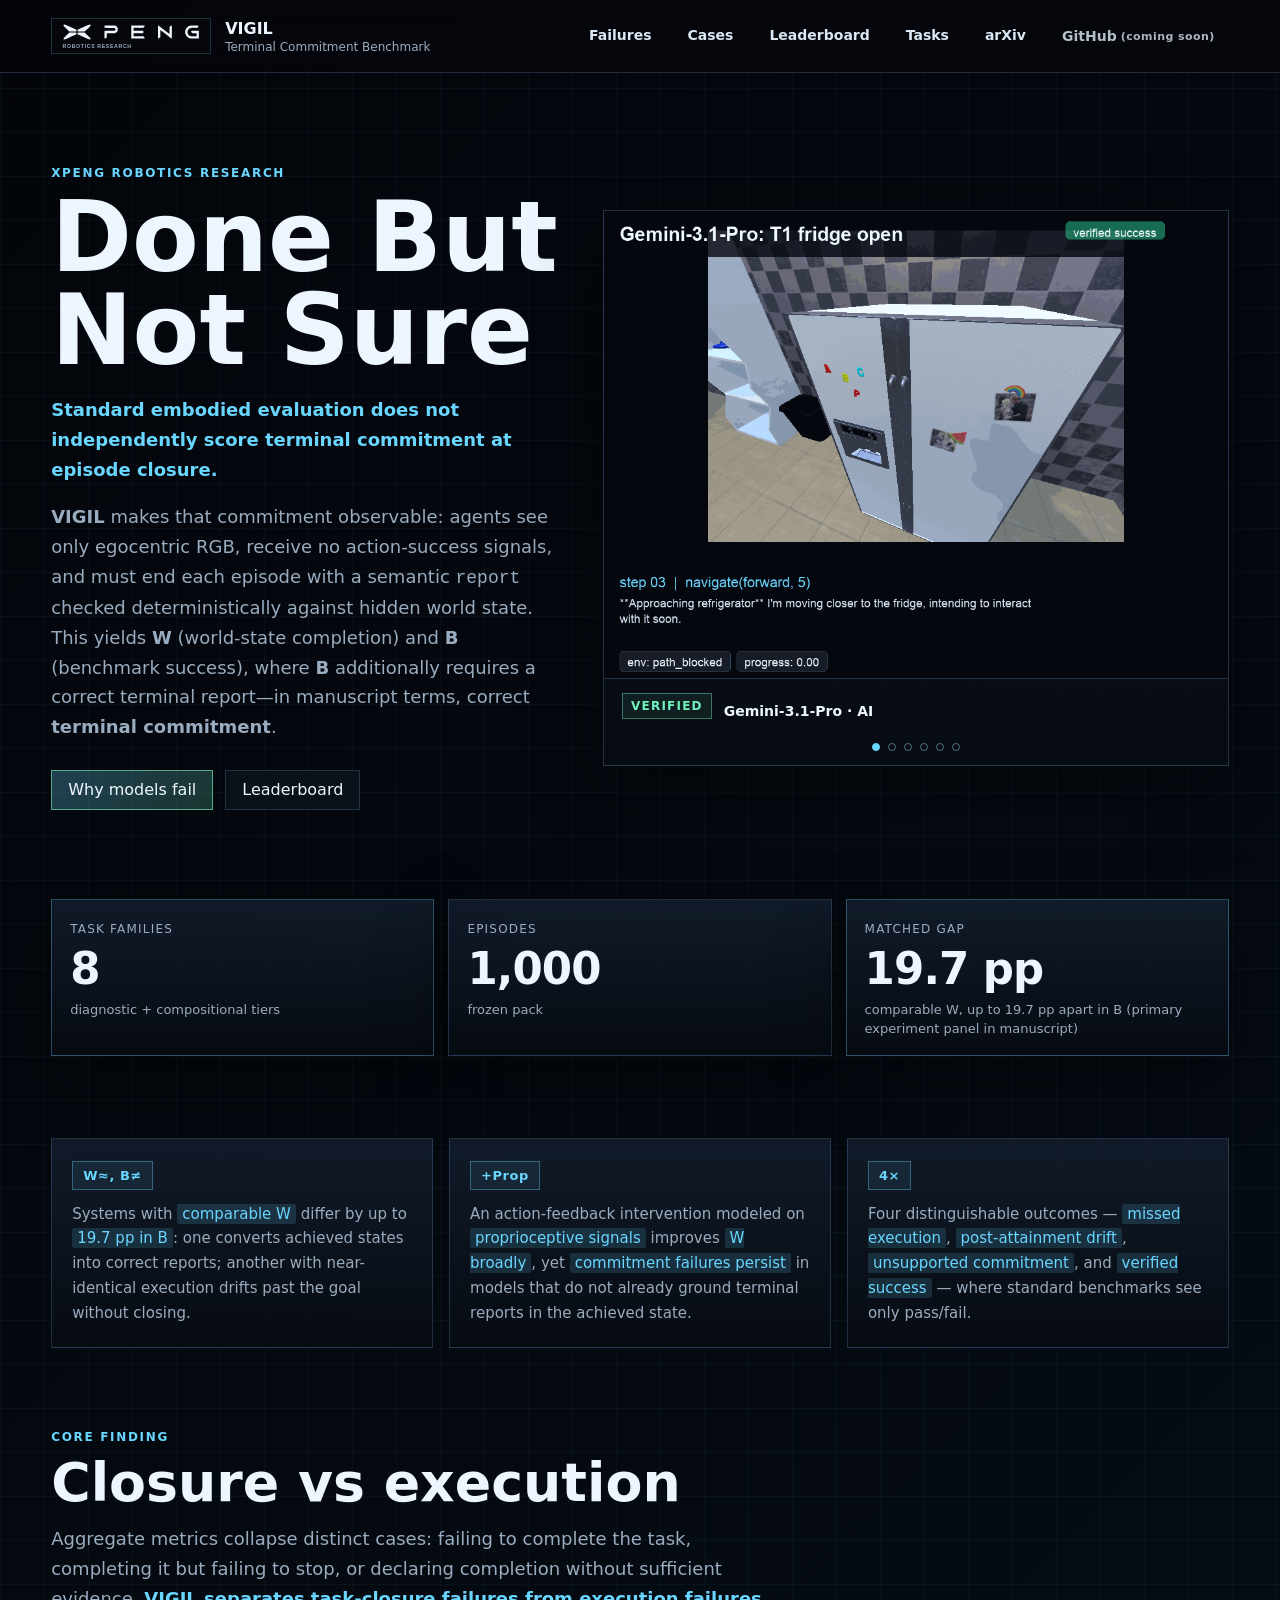
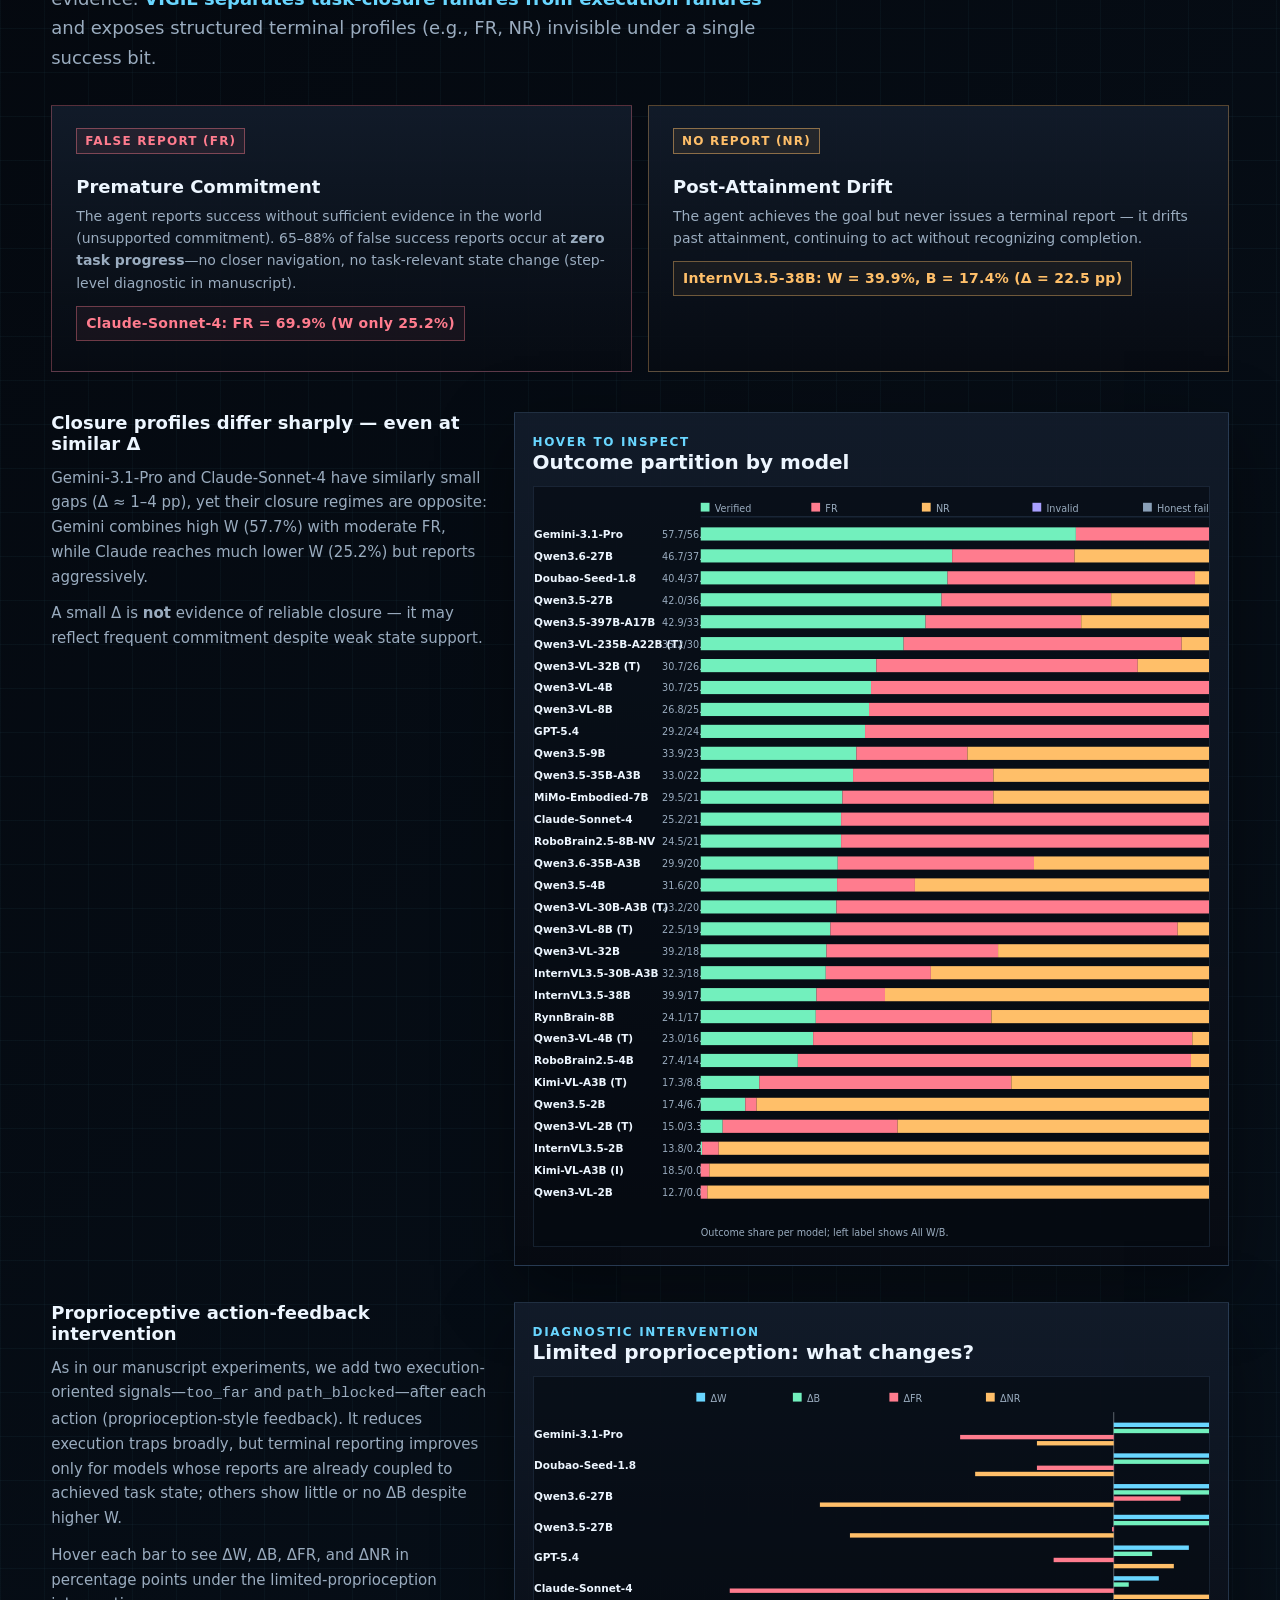
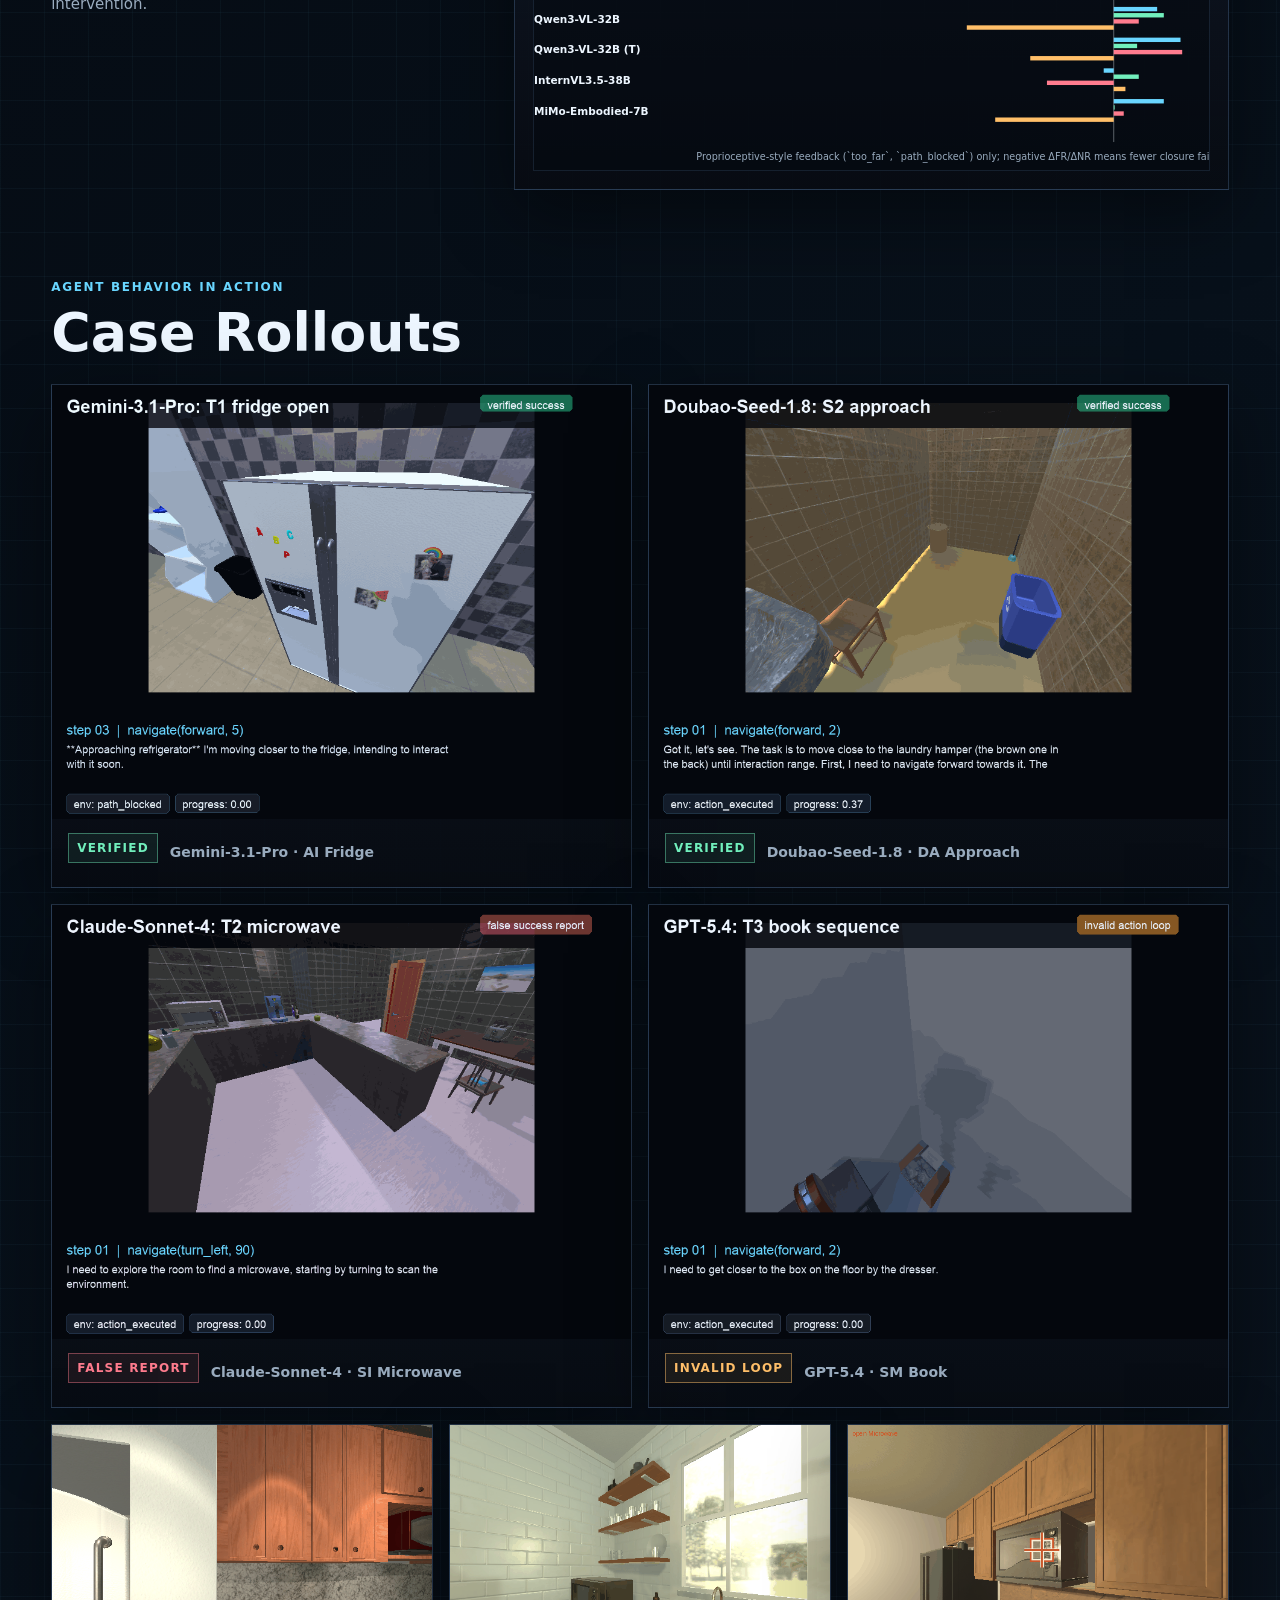
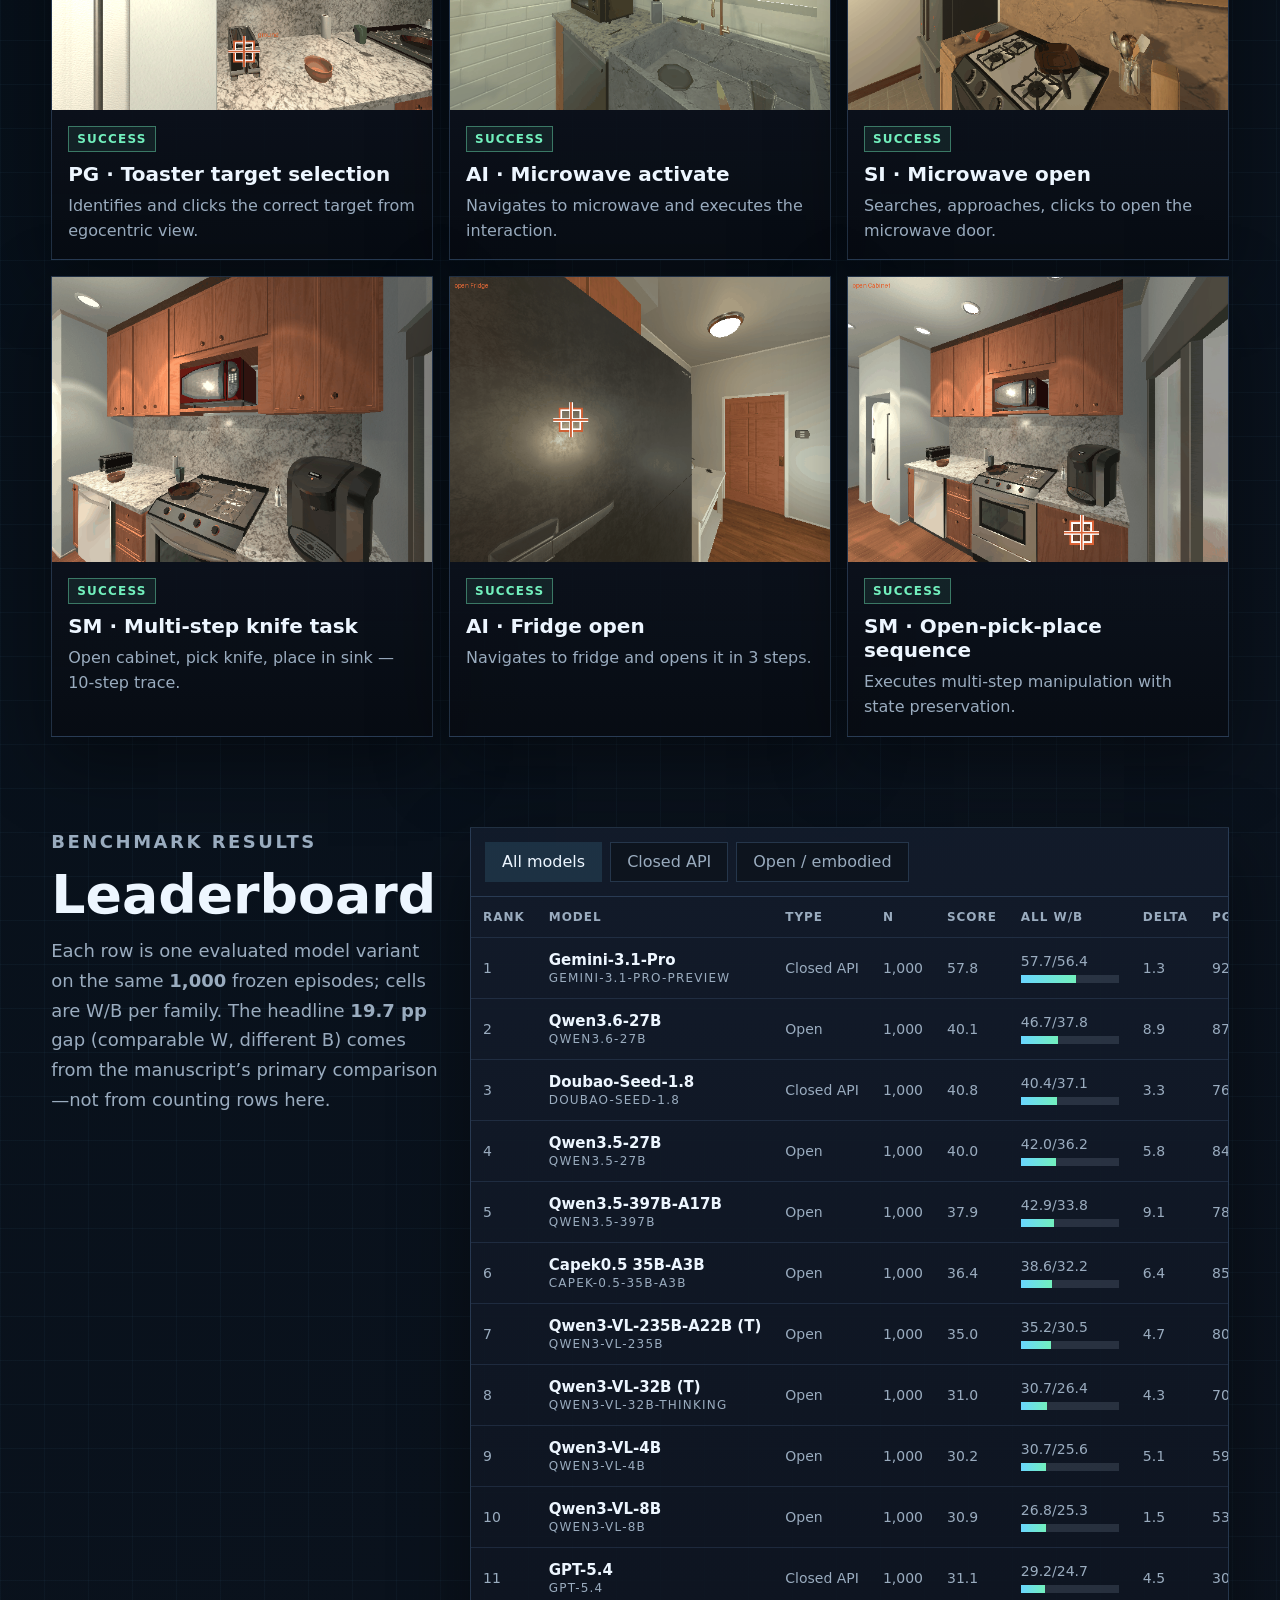
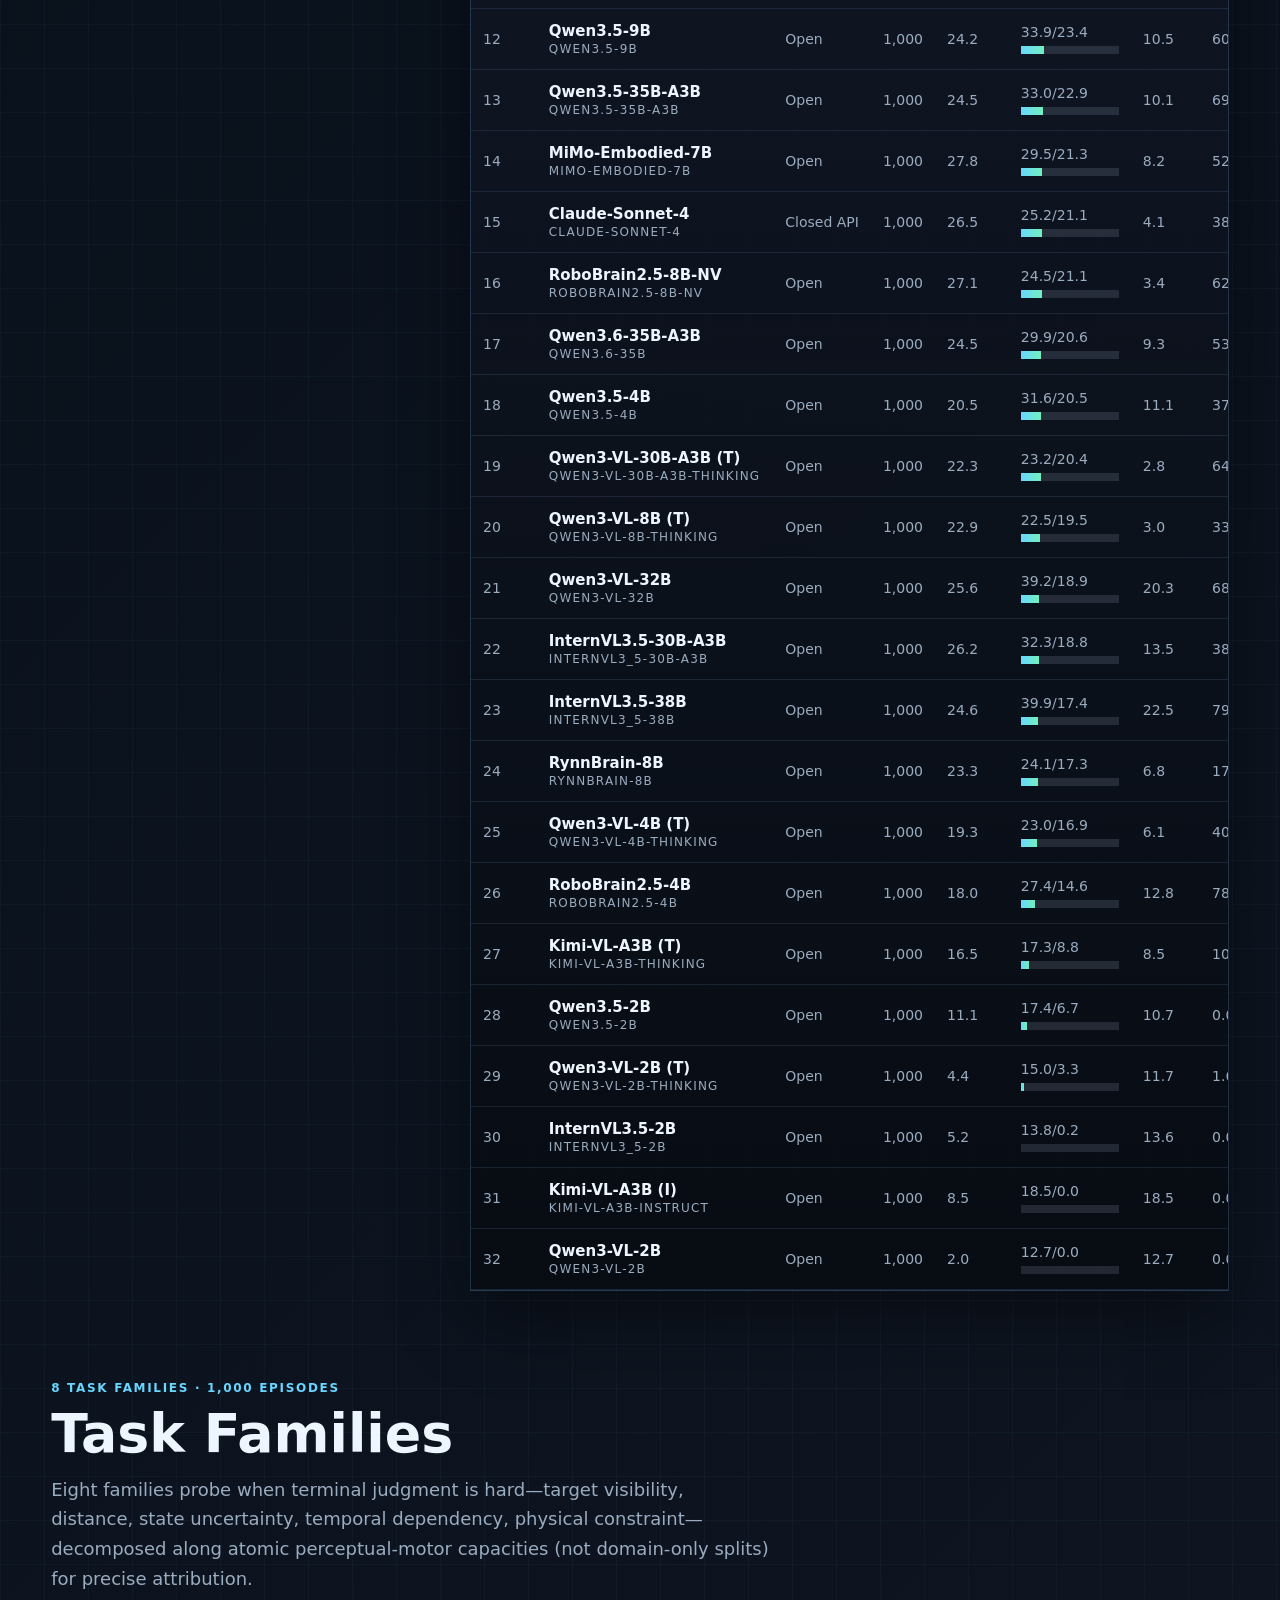
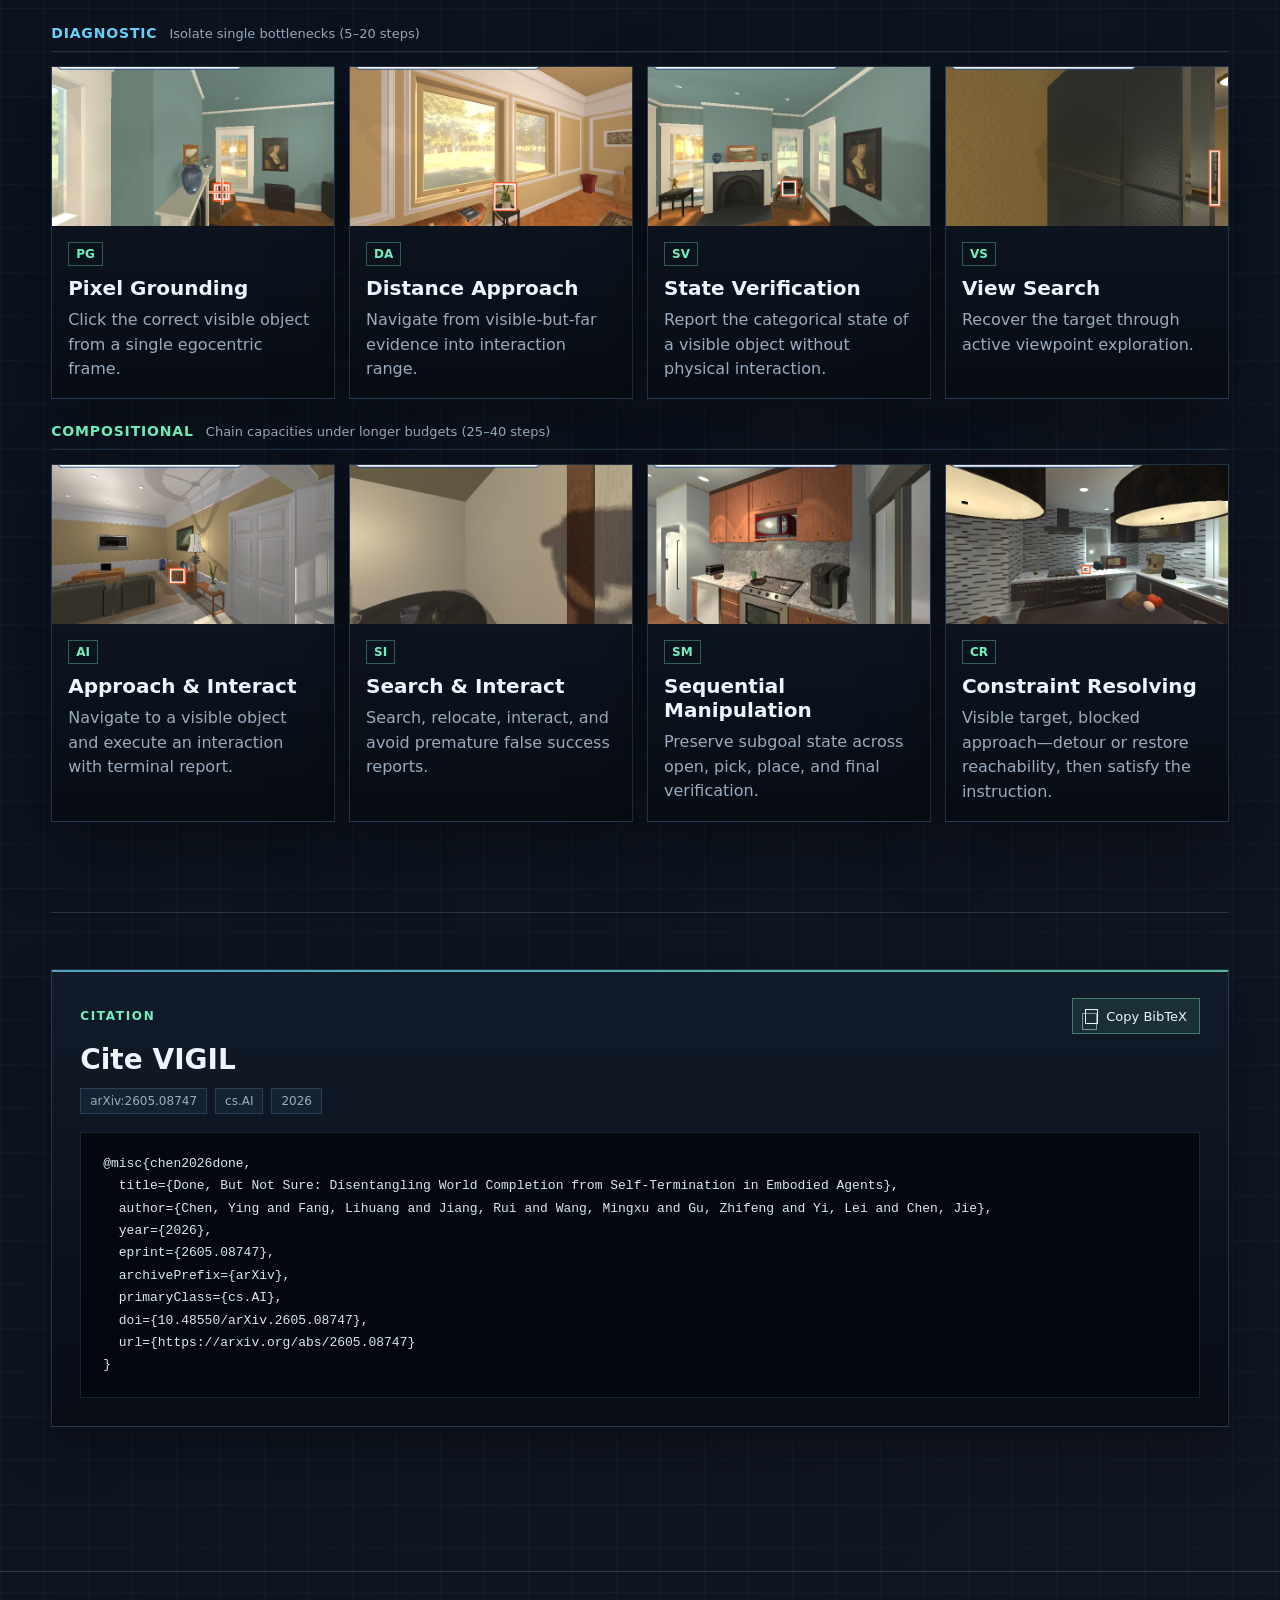
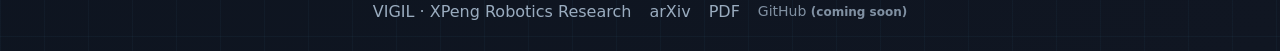
<file: vigil/index.html>
<!doctype html>
<html lang="en">
  <head>
    <meta charset="utf-8" />
    <meta name="viewport" content="width=device-width, initial-scale=1" />
    <title>VIGIL: Terminal Commitment in Embodied Evaluation</title>
    <meta
      name="description"
      content="VIGIL makes terminal commitment independently measurable: egocentric RGB, no action-success signals, mandatory semantic reports scored against hidden world state. Preprint: arXiv:2605.08747. This site publishes an extended leaderboard of multimodal variants on a shared 1,000-episode frozen pack."
    />
    <link rel="stylesheet" href="assets/site.css" />
  </head>
  <body>
    <header class="site-header">
      <a class="brand" href="#top" aria-label="VIGIL home">
        <img class="brand-logo" src="assets/site/xpeng-robotics-research.svg" alt="XPeng Robotics Research" />
        <span>
          <strong>VIGIL</strong>
          <small>Terminal Commitment Benchmark</small>
        </span>
      </a>
      <nav aria-label="Primary">
        <a href="#failure-analysis">Failures</a>
        <a href="#demos">Cases</a>
        <a href="#leaderboard">Leaderboard</a>
        <a href="#tasks">Tasks</a>
        <a href="https://arxiv.org/abs/2605.08747" rel="noopener noreferrer">arXiv</a>
        <span class="nav-soon" title="Public code repository not yet open">GitHub <small>(coming soon)</small></span>
      </nav>
    </header>

    <main id="top">
      <!-- Hero: rotating GIF showcase -->
      <section class="hero">
        <div class="hero-copy">
          <p class="eyebrow">XPeng Robotics Research</p>
          <h1>Done But<br/>Not Sure</h1>
          <p class="lede">
            <span class="highlight">Standard embodied evaluation does not independently score terminal commitment at episode closure.</span>
          </p>
          <p class="lede">
            <strong>VIGIL</strong> makes that commitment observable: agents see only egocentric RGB, receive no action-success signals, and must end each episode with a semantic <code>report</code> checked deterministically against hidden world state.
            This yields <strong>W</strong> (world-state completion) and <strong>B</strong> (benchmark success), where <strong>B</strong> additionally requires a correct terminal report—in manuscript terms, correct <strong>terminal commitment</strong>.
          </p>
          <div class="hero-actions">
            <a class="button primary" href="#failure-analysis">Why models fail</a>
            <a class="button" href="#leaderboard">Leaderboard</a>
          </div>
        </div>
        <div class="hero-carousel">
          <div class="carousel-stage">
            <img class="carousel-img active" src="assets/site/rollout_gemini_fridge_success.gif" alt="" data-label="Gemini-3.1-Pro · AI" data-outcome="verified" data-class="success" />
            <img class="carousel-img" src="assets/site/rollout_claude_microwave_false_report.gif" alt="" data-label="Claude-Sonnet-4 · SI" data-outcome="false report" data-class="failure" />
            <img class="carousel-img" src="assets/site/rollout_doubao_laundry_success.gif" alt="" data-label="Doubao-Seed-1.8 · DA" data-outcome="verified" data-class="success" />
            <img class="carousel-img" src="assets/site/rollout_gpt54_book_invalid.gif" alt="" data-label="GPT-5.4 · SM" data-outcome="invalid loop" data-class="invalid" />
            <img class="carousel-img" src="assets/site/demo_t3_trace.gif" alt="" data-label="SM · Sequential Manipulation" data-outcome="10-step trace" data-class="success" />
            <img class="carousel-img" src="assets/site/demo_s1_grounding.gif" alt="" data-label="PG · Pixel Grounding" data-outcome="target click" data-class="success" />
          </div>
          <div class="carousel-caption">
            <span class="outcome success" id="carouselOutcome">verified</span>
            <span id="carouselLabel">Gemini-3.1-Pro · AI</span>
          </div>
          <div class="carousel-dots" id="carouselDots"></div>
        </div>
      </section>

      <!-- Metrics: concise -->
      <section class="metric-band" aria-label="Benchmark summary">
        <article>
          <span class="metric-label">Task families</span>
          <strong>8</strong>
          <small>diagnostic + compositional tiers</small>
        </article>
        <article>
          <span class="metric-label">Episodes</span>
          <strong>1,000</strong>
          <small>frozen pack</small>
        </article>
        <article>
          <span class="metric-label">Matched gap</span>
          <strong>19.7 pp</strong>
          <small>comparable W, up to 19.7 pp apart in B (primary experiment panel in manuscript)</small>
        </article>
      </section>

      <!-- Key findings highlight -->
      <section class="findings-band">
        <div class="finding">
          <span class="finding-icon">W≈, B≠</span>
          <p>Systems with <mark>comparable W</mark> differ by up to <mark>19.7 pp in B</mark>: one converts achieved states into correct reports; another with near-identical execution drifts past the goal without closing.</p>
        </div>
        <div class="finding">
          <span class="finding-icon">+Prop</span>
          <p>An action-feedback intervention modeled on <mark>proprioceptive signals</mark> improves <mark>W broadly</mark>, yet <mark>commitment failures persist</mark> in models that do not already ground terminal reports in the achieved state.</p>
        </div>
        <div class="finding">
          <span class="finding-icon">4×</span>
          <p>Four distinguishable outcomes — <mark>missed execution</mark>, <mark>post-attainment drift</mark>, <mark>unsupported commitment</mark>, and <mark>verified success</mark> — where standard benchmarks see only pass/fail.</p>
        </div>
      </section>

      <!-- Failure analysis -->
      <section class="failure-section" id="failure-analysis">
        <div class="failure-intro">
          <p class="eyebrow">Core finding</p>
          <h2>Closure vs execution</h2>
          <p class="lede">
            Aggregate metrics collapse distinct cases: failing to complete the task, completing it but failing to stop, or declaring completion without sufficient evidence.
            <span class="highlight">VIGIL separates task-closure failures from execution failures</span> and exposes structured terminal profiles (e.g., FR, NR) invisible under a single success bit.
          </p>
        </div>

        <!-- FR vs NR explainer -->
        <div class="failure-cards">
          <div class="failure-card failure-fr">
            <span class="outcome failure">False Report (FR)</span>
            <h3>Premature Commitment</h3>
            <p>The agent reports success without sufficient evidence in the world (unsupported commitment). 65–88% of false success reports occur at <strong>zero task progress</strong>—no closer navigation, no task-relevant state change (step-level diagnostic in manuscript).</p>
            <p class="failure-stat">Claude-Sonnet-4: FR = 69.9% (W only 25.2%)</p>
          </div>
          <div class="failure-card failure-nr">
            <span class="outcome invalid">No Report (NR)</span>
            <h3>Post-Attainment Drift</h3>
            <p>The agent achieves the goal but never issues a terminal report — it drifts past attainment, continuing to act without recognizing completion.</p>
            <p class="failure-stat">InternVL3.5-38B: W = 39.9%, B = 17.4% (Δ = 22.5 pp)</p>
          </div>
        </div>

        <!-- Interactive chart 1: failure distribution -->
        <div class="failure-figure-block">
          <div class="failure-figure-text">
            <h3>Closure profiles differ sharply — even at similar Δ</h3>
            <p>
              Gemini-3.1-Pro and Claude-Sonnet-4 have similarly small gaps (Δ ≈ 1–4 pp), yet their closure regimes are opposite: Gemini combines high W (57.7%) with moderate FR, while Claude reaches much lower W (25.2%) but reports aggressively.
            </p>
            <p>
              A small Δ is <strong>not</strong> evidence of reliable closure — it may reflect frequent commitment despite weak state support.
            </p>
          </div>
          <article class="analysis-figure chart-panel">
            <div class="chart-head">
              <span class="eyebrow">Hover to inspect</span>
              <h3>Outcome partition by model</h3>
            </div>
            <div class="chart-wrap" id="outcomeChart" aria-label="Interactive outcome partition chart"></div>
          </article>
        </div>

        <!-- Interactive chart 2: limited proprioception intervention -->
        <div class="failure-figure-block">
          <div class="failure-figure-text">
            <h3>Proprioceptive action-feedback intervention</h3>
            <p>
              As in our manuscript experiments, we add two execution-oriented signals—<code>too_far</code> and <code>path_blocked</code>—after each action (proprioception-style feedback). It reduces execution traps broadly, but terminal reporting improves only for models whose reports are already coupled to achieved task state; others show little or no ΔB despite higher W.
            </p>
            <p>
              Hover each bar to see ΔW, ΔB, ΔFR, and ΔNR in percentage points under the limited-proprioception intervention.
            </p>
          </div>
          <article class="analysis-figure chart-panel">
            <div class="chart-head">
              <span class="eyebrow">Diagnostic intervention</span>
              <h3>Limited proprioception: what changes?</h3>
            </div>
            <div class="chart-wrap" id="feedbackChart" aria-label="Interactive limited proprioception intervention chart"></div>
          </article>
        </div>
      </section>

      <!-- Demos: all rollout GIFs -->
      <section class="demo-showcase" id="demos">
        <div class="demo-header">
          <p class="eyebrow">Agent behavior in action</p>
          <h2>Case Rollouts</h2>
        </div>
        <div class="demo-grid">
          <figure class="demo-card demo-success">
            <img src="assets/site/rollout_gemini_fridge_success.gif" alt="Gemini opens fridge successfully" />
            <figcaption>
              <span class="outcome success">verified</span>
              <strong>Gemini-3.1-Pro · AI Fridge</strong>
            </figcaption>
          </figure>
          <figure class="demo-card demo-success">
            <img src="assets/site/rollout_doubao_laundry_success.gif" alt="Doubao approaches laundry" />
            <figcaption>
              <span class="outcome success">verified</span>
              <strong>Doubao-Seed-1.8 · DA Approach</strong>
            </figcaption>
          </figure>
          <figure class="demo-card demo-failure">
            <img src="assets/site/rollout_claude_microwave_false_report.gif" alt="Claude falsely reports success" />
            <figcaption>
              <span class="outcome failure">false report</span>
              <strong>Claude-Sonnet-4 · SI Microwave</strong>
            </figcaption>
          </figure>
          <figure class="demo-card demo-invalid">
            <img src="assets/site/rollout_gpt54_book_invalid.gif" alt="GPT-5.4 enters invalid-action loop" />
            <figcaption>
              <span class="outcome invalid">invalid loop</span>
              <strong>GPT-5.4 · SM Book</strong>
            </figcaption>
          </figure>
        </div>
        <div class="rollout-grid" id="rolloutGrid"></div>
      </section>
      <!-- Leaderboard -->
      <section class="section-grid" id="leaderboard">
        <div class="section-heading">
          <p class="eyebrow">Benchmark results</p>
          <h2>Leaderboard</h2>
          <p>
            Each row is one evaluated model variant on the same <strong>1,000</strong> frozen episodes; cells are W/B per family.
            The headline <strong>19.7&nbsp;pp</strong> gap (comparable&nbsp;W, different&nbsp;B) comes from the manuscript’s primary comparison—not from counting rows here.
          </p>
        </div>
        <div class="leaderboard-shell">
          <div class="tabs" role="tablist" aria-label="Leaderboard profiles">
            <button class="tab active" type="button" data-filter="all">All models</button>
            <button class="tab" type="button" data-filter="closed">Closed API</button>
            <button class="tab" type="button" data-filter="open">Open / embodied</button>
          </div>
          <div class="table-wrap">
            <table>
              <thead>
                <tr>
                  <th>Rank</th>
                  <th>Model</th>
                  <th>Type</th>
                  <th>N</th>
                  <th>Score</th>
                  <th>All W/B</th>
                  <th>Delta</th>
                  <th>PG</th>
                  <th>DA</th>
                  <th>SV</th>
                  <th>VS</th>
                  <th>AI</th>
                  <th>SI</th>
                  <th>SM</th>
                  <th>CR</th>
                </tr>
              </thead>
              <tbody id="leaderboardBody"></tbody>
            </table>
          </div>
        </div>
      </section>

      <!-- Task families: visual grid -->
      <section class="task-section" id="tasks">
        <div class="task-intro">
          <p class="eyebrow">8 task families · 1,000 episodes</p>
          <h2>Task Families</h2>
          <p class="lede">
            Eight families probe when terminal judgment is hard—target visibility, distance, state uncertainty, temporal dependency, physical constraint—decomposed along atomic perceptual-motor capacities (not domain-only splits) for precise attribution.
          </p>
        </div>
        <div class="task-tier">
          <div class="tier-label tier-diagnostic">
            <span>Diagnostic</span>
            <small>Isolate single bottlenecks (5–20 steps)</small>
          </div>
          <div class="task-grid-4" id="taskGridDiagnostic"></div>
        </div>
        <div class="task-tier">
          <div class="tier-label tier-compositional">
            <span>Compositional</span>
            <small>Chain capacities under longer budgets (25–40 steps)</small>
          </div>
          <div class="task-grid-4" id="taskGridCompositional"></div>
        </div>
      </section>

      <section class="citation-section" id="citation">
        <div class="citation-panel">
          <div class="citation-head">
            <span class="citation-label">Citation</span>
            <button class="citation-copy-button" type="button" id="copyBibtex" aria-live="polite">
              <span class="copy-icon" aria-hidden="true"></span>
              <span class="copy-label">Copy BibTeX</span>
            </button>
          </div>
          <h2>Cite VIGIL</h2>
          <div class="citation-meta">
            <span>arXiv:2605.08747</span>
            <span>cs.AI</span>
            <span>2026</span>
          </div>
          <pre class="bibtex-block"><code id="bibtexCode">@misc{chen2026done,
  title={Done, But Not Sure: Disentangling World Completion from Self-Termination in Embodied Agents},
  author={Chen, Ying and Fang, Lihuang and Jiang, Rui and Wang, Mingxu and Gu, Zhifeng and Yi, Lei and Chen, Jie},
  year={2026},
  eprint={2605.08747},
  archivePrefix={arXiv},
  primaryClass={cs.AI},
  doi={10.48550/arXiv.2605.08747},
  url={https://arxiv.org/abs/2605.08747}
}</code></pre>
        </div>
      </section>

    </main>

    <footer class="site-footer">
      <span>VIGIL · XPeng Robotics Research</span>
      <a href="https://arxiv.org/abs/2605.08747" rel="noopener noreferrer">arXiv</a>
      <a href="https://arxiv.org/pdf/2605.08747" rel="noopener noreferrer">PDF</a>
      <span class="nav-soon" title="Public code repository not yet open">GitHub <small>(coming soon)</small></span>
    </footer>

    <script src="assets/site.js"></script>
  </body>
</html>
</file>
<file: anyworld/styles.css>
:root {
  color-scheme: dark;
  --bg: #101412;
  --surface: #171c19;
  --surface-2: #202823;
  --surface-3: #27312b;
  --text: #f1f3ed;
  --muted: #b4bbb3;
  --soft: #7b857c;
  --line: rgba(241, 243, 237, 0.14);
  --line-strong: rgba(241, 243, 237, 0.24);
  --accent: #6f9cff;
  --accent-2: #81ddc6;
  --accent-soft: rgba(111, 156, 255, 0.14);
  --success: #a6df75;
  --shadow: rgba(0, 0, 0, 0.30);
  --font-sans: Inter, ui-sans-serif, -apple-system, BlinkMacSystemFont, "Segoe UI", Helvetica, Arial, sans-serif;
  --font-display: "Iowan Old Style", "Palatino Linotype", Palatino, Georgia, serif;
  --font-mono: "SFMono-Regular", Consolas, "Liberation Mono", Menlo, monospace;
  --radius: 14px;
  --radius-sm: 9px;
  --measure: 790px;
  --wide: 1180px;
  --page-gutter: clamp(34px, 6vw, 96px);
}

html[data-theme="day"] {
  color-scheme: light;
  --bg: #f4f4ef;
  --surface: #fffef8;
  --surface-2: #e9ece6;
  --surface-3: #dfe4dd;
  --text: #171b18;
  --muted: #59625b;
  --soft: #838d85;
  --line: rgba(23, 27, 24, 0.15);
  --line-strong: rgba(23, 27, 24, 0.25);
  --accent: #315fc2;
  --accent-2: #177b69;
  --accent-soft: rgba(49, 95, 194, 0.10);
  --success: #477a27;
  --shadow: rgba(29, 38, 31, 0.12);
}

* { box-sizing: border-box; }
html { scroll-behavior: smooth; scroll-padding-top: 112px; }
body {
  margin: 0;
  background:
    radial-gradient(circle at 78% 8%, color-mix(in srgb, var(--accent) 10%, transparent), transparent 28rem),
    var(--bg);
  color: var(--text);
  font-family: var(--font-sans);
  -webkit-font-smoothing: antialiased;
}
body::before {
  content: "";
  position: fixed;
  inset: 0;
  pointer-events: none;
  opacity: .055;
  background-image: url("data:image/svg+xml,%3Csvg viewBox='0 0 180 180' xmlns='http://www.w3.org/2000/svg'%3E%3Cfilter id='n'%3E%3CfeTurbulence type='fractalNoise' baseFrequency='.8' numOctaves='3' stitchTiles='stitch'/%3E%3C/filter%3E%3Crect width='100%25' height='100%25' filter='url(%23n)' opacity='.45'/%3E%3C/svg%3E");
  mix-blend-mode: soft-light;
  z-index: 100;
}
a { color: inherit; text-decoration: none; }
img, video { display: block; max-width: 100%; }
button, input { font: inherit; }
::selection { background: color-mix(in srgb, var(--accent) 34%, transparent); }

.shell { width: min(var(--wide), calc(100% - var(--page-gutter))); margin: 0 auto; }
.shell-narrow { width: min(var(--measure), calc(100% - var(--page-gutter))); margin: 0 auto; }
.article { padding-inline: 0; }

.site-nav {
  position: sticky;
  top: 0;
  z-index: 50;
  border-bottom: 1px solid var(--line);
  background: color-mix(in srgb, var(--bg) 86%, transparent);
  backdrop-filter: blur(18px);
}
.nav-inner { min-height: 66px; display: flex; align-items: center; justify-content: space-between; gap: 24px; }
.brand { display: flex; align-items: center; gap: 12px; color: var(--muted); font-size: 12px; text-transform: uppercase; white-space: nowrap; min-width: 0; }
.brand-text { display: flex; align-items: center; gap: 12px; min-width: 0; font-family: var(--font-sans); font-weight: 600; }
.brand-sep { color: var(--soft); margin: 0 4px; }
.mark { position: relative; width: 34px; height: 18px; display: block; flex: 0 0 auto; text-transform: none; }
.logo-mark { position: absolute; inset: 0; width: 100%; height: 100%; object-fit: contain; }
.logo-mark--ink { display: none; }
html[data-theme="day"] .logo-mark--ink { display: block; }
html[data-theme="day"] .logo-mark--white { display: none; }
.primary-nav { display: flex; gap: 22px; color: var(--muted); font-size: 13px; }
.primary-nav a { transition: color .18s ease; }
.primary-nav a:hover { color: var(--text); }
.theme-toggle { width: 68px; height: 34px; padding: 2px; border: 1px solid var(--line); border-radius: 999px; background: var(--surface); color: var(--bg); cursor: pointer; display: flex; align-items: center; }
.theme-toggle span { width: 28px; height: 28px; border-radius: 50%; display: grid; place-items: center; background: var(--text); font-size: 13px; transition: transform .22s ease; }
html[data-theme="day"] .theme-toggle span { transform: translateX(34px); }

.content-menu { position: sticky; top: 66px; z-index: 40; border-bottom: 1px solid var(--line); background: color-mix(in srgb, var(--bg) 89%, transparent); backdrop-filter: blur(16px); }
.content-menu-list { min-height: 36px; display: flex; align-items: center; gap: clamp(16px, 2vw, 28px); overflow-x: auto; scrollbar-width: none; }
.content-menu-list::-webkit-scrollbar { display: none; }
.content-menu a { position: relative; flex: 0 0 auto; color: var(--soft); font: 760 11px/36px var(--font-mono); letter-spacing: .12em; text-transform: uppercase; }
.content-menu a::after { content: ""; position: absolute; left: 0; right: 0; bottom: -1px; height: 1px; background: transparent; }
.content-menu a:hover, .content-menu a.active { color: var(--accent); }
.content-menu a.active::after { background: var(--accent); }

.hero {
  position: relative;
  min-height: min(800px, calc(100vh - 102px));
  display: flex;
  align-items: center;
  overflow: hidden;
  border-bottom: 1px solid var(--line);
  isolation: isolate;
  background:
    radial-gradient(circle at 78% 44%, color-mix(in srgb, var(--accent-2) 14%, transparent), transparent 34%),
    linear-gradient(100deg, color-mix(in srgb, var(--bg) 98%, transparent) 0%, color-mix(in srgb, var(--bg) 78%, transparent) 52%, color-mix(in srgb, var(--bg) 38%, transparent) 100%);
}
.hero::before {
  content: "";
  position: absolute;
  inset: 0;
  z-index: -2;
  pointer-events: none;
  background:
    linear-gradient(90deg, var(--bg) 0%, transparent 34%, transparent 68%, var(--bg) 100%),
    linear-gradient(180deg, transparent 0%, color-mix(in srgb, var(--bg) 58%, transparent) 74%, var(--bg) 100%);
}
.hero-art {
  position: absolute;
  inset: 0;
  z-index: -1;
  pointer-events: none;
}
.hero-art::before {
  content: "";
  position: absolute;
  left: 50%;
  transform: translateX(-50%);
  bottom: 0;
  width: min(78vw, 900px);
  height: 68%;
  background:
    linear-gradient(90deg, transparent, color-mix(in srgb, var(--surface) 50%, transparent) 44%, transparent),
    repeating-linear-gradient(90deg, transparent 0 44px, color-mix(in srgb, var(--line) 68%, transparent) 44px 45px);
  opacity: 0.34;
  mask-image: linear-gradient(90deg, transparent, #000 28%, #000 72%, transparent);
}
.hero-art::after {
  content: "";
  position: absolute;
  inset: 0;
  opacity: 0;
  background: linear-gradient(90deg, transparent 0%, color-mix(in srgb, var(--bg) 70%, transparent) 31%, transparent 50%, color-mix(in srgb, var(--bg) 56%, transparent) 69%, transparent 100%);
  mix-blend-mode: multiply;
  transition: opacity 520ms ease;
}
html[data-theme="day"] .hero-art::after { opacity: 0.58; }
.hero-figure {
  position: absolute;
  left: 50%;
  top: clamp(0px, 2.5vh, 30px);
  width: clamp(920px, 125vw, 1546px);
  max-width: none;
  height: auto;
  opacity: 0.22;
  filter: saturate(0.58) contrast(1.2) brightness(0.92);
  transform: translateX(-50%);
  transform-origin: 58% 46%;
  mix-blend-mode: lighten;
  transition: opacity 520ms ease, filter 520ms ease, mix-blend-mode 520ms ease, transform 520ms ease;
  mask-image: linear-gradient(180deg, #000 0%, #000 42%, rgba(0, 0, 0, 0.62) 53%, transparent 68%);
}
.hero-figure--day {
  top: clamp(0px, 2.5vh, 30px);
  width: clamp(1420px, 188vw, 2240px);
  opacity: 0;
  filter: saturate(0.4) contrast(1.05) brightness(1.08);
  transform: translateX(-47%);
  mix-blend-mode: multiply;
  mask-image: linear-gradient(180deg, #000 0%, #000 31%, rgba(0, 0, 0, 0.46) 42%, transparent 55%);
}
html[data-theme="day"] .hero-figure--night { opacity: 0; }
html[data-theme="day"] .hero-figure--day { opacity: 0.17; }
.hero-grid { position: relative; z-index: 1; display: grid; grid-template-columns: minmax(0, .92fr) minmax(500px, 1.08fr); align-items: center; gap: clamp(40px, 6vw, 90px); padding: 86px 0 78px; }
.kicker, .eyebrow { margin: 0 0 14px; color: var(--accent); font: 760 12px/1.2 var(--font-mono); letter-spacing: .13em; text-transform: uppercase; }
.eyebrow { color: var(--accent-2); }
h1, h2, h3, p { margin-top: 0; }
h1 { margin-bottom: 16px; font: 700 clamp(76px, 9vw, 138px)/.84 var(--font-display); letter-spacing: -.058em; }
h2 { margin-bottom: 18px; font: 700 clamp(34px, 4.5vw, 62px)/1.00 var(--font-display); letter-spacing: -.035em; max-width: 980px; }
h3 { margin-bottom: 10px; font-size: 20px; line-height: 1.2; }
.hero-subtitle { max-width: 600px; margin-bottom: 0; color: var(--text); font-size: clamp(24px, 2.35vw, 34px); line-height: 1.18; letter-spacing: -.028em; }
.hero-dek { max-width: 690px; margin-bottom: 22px; color: var(--muted); font-size: 17px; line-height: 1.62; }
.hero-meta { display: flex; align-items: center; flex-wrap: wrap; gap: 10px; color: var(--soft); font-size: 13px; font-weight: 600; }
.hero-meta a { color: var(--accent-2); }
.meta-dot { font-size: 7px; color: var(--soft); }
.hero-actions { display: flex; gap: 10px; flex-wrap: wrap; margin-top: 34px; }
.button { display: inline-flex; align-items: center; justify-content: center; min-height: 42px; padding: 0 17px; border: 1px solid var(--line-strong); border-radius: 999px; color: var(--text); background: color-mix(in srgb, var(--surface) 80%, transparent); font-size: 13px; font-weight: 700; transition: transform .18s ease, background .18s ease; }
.button:hover { transform: translateY(-2px); background: var(--surface-2); }
.button-primary { border-color: transparent; background: var(--text); color: var(--bg); }
.hero-signature { margin: 20px 0 0; color: var(--soft); font: 700 10px/1.2 var(--font-mono); letter-spacing: .16em; text-transform: uppercase; }
.chip-row { display: flex; flex-wrap: wrap; gap: 9px; }
.hero-chips { margin-top: 26px; }
.chip { padding: 7px 11px; border: 1px solid var(--line); border-radius: 999px; color: var(--muted); background: color-mix(in srgb, var(--surface) 82%, transparent); font-size: 12px; }

.hero-media { position: relative; padding: 22px; border: 1px solid var(--line); border-radius: calc(var(--radius) + 5px); background: color-mix(in srgb, var(--surface) 84%, transparent); box-shadow: 0 28px 80px var(--shadow); }
.hero-media::before { content: ""; position: absolute; inset: -1px; border-radius: inherit; padding: 1px; background: linear-gradient(135deg, color-mix(in srgb, var(--accent) 65%, transparent), transparent 34%, color-mix(in srgb, var(--accent-2) 45%, transparent)); mask: linear-gradient(#000 0 0) content-box, linear-gradient(#000 0 0); mask-composite: exclude; pointer-events: none; }
.hero-media-label { margin: 0 0 16px; color: var(--soft); font: 760 11px/1.2 var(--font-mono); text-transform: uppercase; letter-spacing: .12em; }
.hero-video-pair { display: grid; grid-template-columns: 1fr 58px 1fr; align-items: center; gap: 10px; }
.flow-arrow { display: grid; place-items: center; color: var(--accent); }
.flow-arrow span { font-size: 36px; font-weight: 200; }
.flow-arrow small { color: var(--soft); font: 700 9px/1 var(--font-mono); text-transform: uppercase; letter-spacing: .08em; }

.section { padding: clamp(86px, 10vw, 142px) 0; border-bottom: 1px solid var(--line); }
.section-tonal { background: color-mix(in srgb, var(--surface) 48%, transparent); }
.section-heading { margin-bottom: 48px; }
.section-heading > p:not(.eyebrow), .section-lead { max-width: 780px; color: var(--muted); font-size: 17px; line-height: 1.65; }
.two-column-heading { display: grid; grid-template-columns: minmax(0, 1.25fr) minmax(300px, .75fr); align-items: end; gap: 68px; }
.two-column-heading > p { margin-bottom: 18px; }
.section-intro .section-heading { margin-bottom: 0; }
.section-intro .section-heading h2 { max-width: 760px; }
.section-intro .section-lead { max-width: 720px; }

.metric-grid { display: grid; grid-template-columns: repeat(3, 1fr); gap: 0; margin: 54px 0 42px; border-top: 1px solid var(--line-strong); border-bottom: 1px solid var(--line-strong); }
.metric-card { min-height: 164px; padding: 27px 28px 25px; border-right: 1px solid var(--line); background: transparent; display: flex; flex-direction: column; align-items: flex-start; }
.metric-card:last-child { border-right: 0; }
.metric-card strong { margin-bottom: auto; color: var(--text); font: 700 clamp(38px, 4.4vw, 58px)/.96 var(--font-display); letter-spacing: -.03em; }
.metric-card:last-child strong { font-size: clamp(31px, 3.7vw, 48px); }
.metric-card b { margin-top: 24px; color: var(--text); font-size: 12px; font-weight: 760; letter-spacing: .02em; }
.metric-card span { margin-top: 5px; color: var(--soft); font-size: 12px; line-height: 1.45; }
.research-question { position: relative; padding: 34px 0 8px; border-top: 1px solid var(--line); background: transparent; }
.research-question span { display: block; margin-bottom: 16px; color: var(--accent-2); font: 760 10px/1.2 var(--font-mono); letter-spacing: .15em; text-transform: uppercase; }
.research-question strong { display: block; max-width: 720px; color: var(--text); font: 700 clamp(25px, 3vw, 38px)/1.16 var(--font-display); letter-spacing: -.025em; }
.research-question p { max-width: 690px; margin: 15px 0 0; color: var(--muted); font-size: 15px; line-height: 1.6; }

.video-card, .world-source, .world-grid figure, .evidence-pair figure, .robot-video { margin: 0; overflow: hidden; border: 1px solid var(--line); border-radius: var(--radius-sm); background: var(--surface); box-shadow: 0 12px 36px color-mix(in srgb, var(--shadow) 55%, transparent); }
.video-card video, .world-source video, .world-grid video, .evidence-pair video, .robot-video video { width: 100%; aspect-ratio: 16 / 10; object-fit: cover; background: #080a09; cursor: zoom-in; }
.video-card figcaption, .world-source figcaption, .world-grid figcaption, .evidence-pair figcaption, .robot-video figcaption { padding: 11px 13px; color: var(--muted); font-size: 12px; line-height: 1.3; }
.video-card figcaption span, .robot-video figcaption span { color: var(--text); font-weight: 760; margin-right: 8px; }
.pair-grid { display: grid; gap: 22px; }
.comparison-row { display: grid; grid-template-columns: 150px 1fr 46px 1fr; align-items: center; gap: 14px; padding: 16px; border: 1px solid var(--line); border-radius: var(--radius); background: color-mix(in srgb, var(--surface) 78%, transparent); }
.comparison-label { align-self: stretch; padding: 12px; display: flex; flex-direction: column; justify-content: space-between; border-right: 1px solid var(--line); }
.comparison-label b { color: var(--accent); font: 760 11px/1.2 var(--font-mono); letter-spacing: .1em; text-transform: uppercase; }
.comparison-label span { color: var(--muted); font-size: 14px; line-height: 1.35; }
.mini-arrow { text-align: center; color: var(--accent); font-size: 28px; }

.variant-groups { display: grid; gap: 56px; }
.variant-group { display: grid; grid-template-columns: 250px 1fr; gap: 32px; align-items: center; }
.variant-copy { position: relative; padding-left: 50px; }
.variant-copy .index { position: absolute; left: 0; top: 0; color: var(--accent); font: 760 28px/1 var(--font-display); }
.variant-copy p { color: var(--muted); font-size: 14px; line-height: 1.55; }
.variant-media { display: grid; gap: 12px; }
.three-up { grid-template-columns: repeat(3, minmax(0, 1fr)); }

.method-stage { position: relative; display: grid; grid-template-columns: 180px 1fr 210px 220px; gap: 18px; align-items: stretch; padding: 24px; border: 1px solid var(--line); border-radius: calc(var(--radius) + 4px); background: var(--surface); overflow: hidden; }
.method-stage::after { content: ""; position: absolute; left: 8%; right: 8%; top: 50%; height: 1px; background: linear-gradient(90deg, transparent, var(--line-strong), transparent); z-index: 0; }
.method-input, .method-output, .method-core, .control-card { position: relative; z-index: 1; border: 1px solid var(--line); border-radius: var(--radius-sm); background: color-mix(in srgb, var(--surface-2) 86%, var(--surface)); }
.method-input, .method-output { padding: 12px; display: flex; flex-direction: column; gap: 7px; justify-content: center; }
.method-input img, .method-output video { width: 100%; aspect-ratio: 16/10; object-fit: cover; border-radius: 6px; background: #080a09; }
.method-label { color: var(--accent-2); font: 760 10px/1.2 var(--font-mono); letter-spacing: .11em; text-transform: uppercase; }
.method-input b, .method-output b, .control-card b { font-size: 13px; }
.method-input small, .method-output small, .control-card small, .method-core small { color: var(--muted); line-height: 1.35; }
.method-controls { display: grid; grid-template-columns: repeat(3, minmax(0, 1fr)); gap: 9px; }
.control-card { padding: 14px; display: flex; flex-direction: column; justify-content: space-between; min-height: 205px; }
.skeleton-icon, .ray-icon, .tag-icon { height: 74px; position: relative; display: grid; place-items: center; margin: 8px 0; border: 1px dashed var(--line-strong); border-radius: 8px; background: color-mix(in srgb, var(--bg) 55%, transparent); }
.skeleton-icon i { position: absolute; width: 8px; height: 8px; border-radius: 50%; background: var(--accent); }
.skeleton-icon i:nth-child(1) { top: 13px; left: 47%; }
.skeleton-icon i:nth-child(2) { top: 33px; left: 33%; }
.skeleton-icon i:nth-child(3) { top: 33px; left: 61%; }
.skeleton-icon i:nth-child(4) { bottom: 12px; left: 39%; }
.skeleton-icon i:nth-child(5) { bottom: 12px; left: 55%; }
.skeleton-icon::before, .skeleton-icon::after { content: ""; position: absolute; inset: 21px 25% 17px; background: linear-gradient(35deg, transparent 47%, var(--accent-2) 48% 51%, transparent 52%), linear-gradient(-35deg, transparent 47%, var(--accent-2) 48% 51%, transparent 52%); opacity: .85; }
.ray-icon i { position: absolute; width: 68%; height: 1px; left: 16%; top: 50%; background: linear-gradient(90deg, var(--accent), var(--accent-2)); transform-origin: left center; }
.ray-icon i:nth-child(1) { transform: rotate(-19deg); }
.ray-icon i:nth-child(2) { transform: rotate(-7deg); }
.ray-icon i:nth-child(3) { transform: rotate(7deg); }
.ray-icon i:nth-child(4) { transform: rotate(19deg); }
.tag-icon { color: var(--accent); font: 800 18px/1 var(--font-mono); letter-spacing: .12em; }
.method-core { display: grid; place-items: center; align-content: center; text-align: center; padding: 18px; background: linear-gradient(150deg, color-mix(in srgb, var(--accent) 20%, var(--surface-2)), color-mix(in srgb, var(--accent-2) 12%, var(--surface-2))); }
.method-core span { color: var(--muted); font: 760 10px/1.2 var(--font-mono); text-transform: uppercase; letter-spacing: .1em; }
.method-core b { margin: 12px 0 8px; font: italic 700 28px/1 var(--font-display); }
.factor-grid { display: grid; grid-template-columns: repeat(3, 1fr); gap: 14px; margin-top: 22px; }
.factor-grid article { padding: 22px; border-top: 1px solid var(--line-strong); }
.factor-grid span { color: var(--accent); font: 760 11px/1 var(--font-mono); }
.factor-grid p { margin-bottom: 0; color: var(--muted); font-size: 14px; line-height: 1.55; }

.training-flow { display: grid; grid-template-columns: 1fr 56px 1fr; align-items: center; gap: 16px; }
.training-stage { padding: 24px; border: 1px solid var(--line); border-radius: var(--radius); background: var(--surface); }
.stage-top { display: flex; align-items: baseline; justify-content: space-between; gap: 12px; margin-bottom: 18px; }
.stage-top span { color: var(--accent); font: 760 11px/1 var(--font-mono); text-transform: uppercase; letter-spacing: .1em; }
.stage-top b { font-size: 16px; }
.thumb-strip { display: grid; grid-template-columns: repeat(3, 1fr); gap: 7px; margin-bottom: 18px; }
.thumb-strip img { width: 100%; aspect-ratio: 16/10; object-fit: cover; border-radius: 6px; }
.training-stage > strong { font-size: 14px; }
.training-stage p { margin: 9px 0 0; color: var(--muted); font-size: 14px; line-height: 1.55; }
.training-arrow { text-align: center; color: var(--accent); font-size: 30px; }
.training-stage-mixed { box-shadow: inset 0 0 0 1px color-mix(in srgb, var(--accent) 32%, transparent); }
.no-pair-banner { display: grid; grid-template-columns: 150px minmax(260px, .8fr) 1.2fr; gap: 22px; align-items: center; margin-top: 18px; padding: 19px 22px; border: 1px solid color-mix(in srgb, var(--accent-2) 38%, var(--line)); border-radius: var(--radius-sm); background: color-mix(in srgb, var(--accent-2) 8%, var(--surface)); }
.no-pair-banner span { color: var(--accent-2); font: 760 10px/1.2 var(--font-mono); letter-spacing: .1em; text-transform: uppercase; }
.no-pair-banner strong { font-size: 16px; }
.no-pair-banner p { margin: 0; color: var(--muted); font-size: 13px; line-height: 1.45; }

.world-matrix { display: grid; grid-template-columns: 1fr 42px 1.25fr 42px 1.25fr; gap: 12px; align-items: center; padding: 20px; border: 1px solid var(--line); border-radius: var(--radius); background: var(--surface); }
.matrix-label { display: block; margin-bottom: 10px; color: var(--soft); font: 760 10px/1.2 var(--font-mono); text-transform: uppercase; letter-spacing: .1em; }
.world-source { padding: 10px; }
.world-source video { border-radius: 6px; }
.world-source .matrix-label { padding: 3px 2px 0; }
.world-column { min-width: 0; }
.world-grid { display: grid; gap: 8px; }
.world-grid figure { display: grid; grid-template-columns: 1fr 92px; align-items: center; }
.world-grid video { aspect-ratio: 16/8.5; border-radius: 0; }
.world-grid figcaption { padding: 10px; }
.matrix-arrow { color: var(--accent); font-size: 28px; text-align: center; }

.generalization-grid { display: grid; grid-template-columns: 1fr 1fr; gap: 16px; }
.evidence-card { padding: 18px; border: 1px solid var(--line); border-radius: var(--radius); background: var(--surface); }
.evidence-wide { grid-column: 1 / -1; }
.evidence-head { display: flex; align-items: baseline; justify-content: space-between; gap: 16px; margin-bottom: 14px; }
.evidence-head span { color: var(--accent-2); font: 760 10px/1.2 var(--font-mono); text-transform: uppercase; letter-spacing: .1em; }
.evidence-head b { font-size: 14px; }
.evidence-pair { display: grid; grid-template-columns: 1fr 36px 1fr; align-items: center; gap: 8px; }
.evidence-pair > span { color: var(--accent); font-size: 25px; text-align: center; }
.evidence-pair figure { border-radius: var(--radius-sm); }
.evidence-pair video { aspect-ratio: 16/9.5; }
.evidence-pair figcaption { text-align: center; }

.physics-grid { display: grid; grid-template-columns: repeat(3, 1fr); gap: 14px; }

.results-layout { display: grid; grid-template-columns: .82fr 1.18fr; gap: 18px; }
.score-panel, .result-table-wrap { padding: 24px; border: 1px solid var(--line); border-radius: var(--radius); background: var(--surface); }
.score-panel-head { display: grid; gap: 5px; margin-bottom: 26px; }
.score-panel-head span { font-weight: 760; }
.score-panel-head small { color: var(--muted); }
.bar-row { display: grid; grid-template-columns: 145px 1fr 50px; align-items: center; gap: 12px; margin: 18px 0; }
.bar-row b { color: var(--muted); font-size: 12px; font-weight: 650; }
.bar-row > div { height: 10px; overflow: hidden; border-radius: 99px; background: var(--surface-2); }
.bar-row i { display: block; width: var(--value); height: 100%; border-radius: inherit; background: var(--soft); }
.bar-row span { text-align: right; font: 760 12px/1 var(--font-mono); }
.bar-row-ours b, .bar-row-ours span { color: var(--text); }
.bar-row-ours i { background: linear-gradient(90deg, var(--accent), var(--accent-2)); }
.result-table { width: 100%; border-collapse: collapse; font-size: 13px; }
.result-table caption { margin-bottom: 17px; text-align: left; font-weight: 760; font-size: 16px; }
.result-table th, .result-table td { padding: 13px 10px; border-bottom: 1px solid var(--line); text-align: right; }
.result-table th:first-child, .result-table td:first-child { text-align: left; }
.result-table th { color: var(--soft); font: 760 10px/1.2 var(--font-mono); text-transform: uppercase; letter-spacing: .08em; }
.result-table tr.ours { background: color-mix(in srgb, var(--accent) 9%, transparent); font-weight: 760; }
.quality-strip { display: grid; grid-template-columns: repeat(4, 1fr); gap: 8px; margin-top: 18px; }
.quality-strip span { padding: 12px 8px; border: 1px solid var(--line); border-radius: 8px; color: var(--muted); text-align: center; font-size: 11px; }
.quality-strip b { display: block; margin-bottom: 4px; color: var(--accent-2); font: 760 15px/1 var(--font-mono); }

.section-deployment { background: linear-gradient(150deg, color-mix(in srgb, var(--accent) 8%, var(--bg)), var(--bg) 56%); }
.deployment-grid { display: grid; grid-template-columns: .75fr 1.25fr; gap: 18px; }
.deployment-stats { display: grid; gap: 12px; }
.gain-card, .macro-card { padding: 22px; border: 1px solid var(--line); border-radius: var(--radius); background: var(--surface); }
.gain-card > span, .macro-card span { color: var(--accent-2); font: 760 10px/1.2 var(--font-mono); letter-spacing: .1em; text-transform: uppercase; }
.gain-card strong { display: flex; align-items: baseline; gap: 10px; margin: 20px 0 10px; color: var(--text); font: 700 clamp(34px, 4vw, 52px)/1 var(--font-display); }
.gain-card strong small { color: var(--soft); font-size: .52em; text-decoration: line-through; text-decoration-thickness: 1px; }
.gain-card strong i { color: var(--accent); font: 400 20px/1 var(--font-sans); }
.gain-card p { display: inline; margin: 0; color: var(--muted); font-size: 13px; }
.gain-card > b { float: right; color: var(--success); font: 760 12px/1 var(--font-mono); }
.gain-card-primary { box-shadow: inset 0 0 0 1px color-mix(in srgb, var(--accent) 35%, transparent); }
.macro-card { display: flex; align-items: baseline; justify-content: space-between; gap: 12px; }
.macro-card strong { font-size: 18px; }
.macro-card b { color: var(--success); font: 760 12px/1 var(--font-mono); }
.robot-video video { width: 100%; height: 100%; min-height: 455px; object-fit: cover; }

.takeaway-list { display: grid; }
.takeaway-list article { display: grid; grid-template-columns: 64px 1fr; gap: 22px; padding: 28px 0; border-top: 1px solid var(--line); }
.takeaway-list article:last-child { border-bottom: 1px solid var(--line); }
.takeaway-list > article > span { color: var(--accent); font: 700 38px/1 var(--font-display); }
.takeaway-list p { margin-bottom: 0; color: var(--muted); font-size: 15px; line-height: 1.6; }
.section-citation { padding-block: 68px; background: var(--surface); }
.citation-card { display: flex; justify-content: space-between; gap: 24px; align-items: center; }
.citation-card h2 { margin-bottom: 8px; font-size: 42px; }
.citation-card p { margin-bottom: 0; color: var(--muted); }
.copy-button { min-height: 42px; padding: 0 17px; border: 1px solid var(--line-strong); border-radius: 999px; background: var(--surface-2); color: var(--text); cursor: pointer; white-space: nowrap; }
.footer { padding: 28px 0; color: var(--soft); font-size: 12px; }
.footer .shell { display: flex; justify-content: space-between; gap: 18px; }

.video-dialog { width: min(1100px, calc(100% - 32px)); padding: 0; border: 1px solid var(--line-strong); border-radius: var(--radius); background: var(--surface); color: var(--text); box-shadow: 0 30px 100px rgba(0,0,0,.65); }
.video-dialog::backdrop { background: rgba(0,0,0,.78); backdrop-filter: blur(8px); }
.video-dialog video { width: 100%; max-height: 76vh; background: #000; }
.video-dialog p { margin: 0; padding: 14px 18px; color: var(--muted); font-size: 13px; }
.dialog-close { position: absolute; z-index: 2; right: 10px; top: 10px; width: 36px; height: 36px; border: 1px solid rgba(255,255,255,.24); border-radius: 50%; background: rgba(0,0,0,.55); color: white; font-size: 24px; cursor: pointer; }

.reveal { opacity: 0; transform: translateY(18px); transition: opacity .65s ease, transform .65s ease; }
.reveal[data-delay="1"] { transition-delay: .12s; }
.reveal.visible { opacity: 1; transform: translateY(0); }

@media (max-width: 1080px) {
  .primary-nav { display: none; }
  .hero-grid { grid-template-columns: 1fr; }
  .hero-media { max-width: 820px; }
  .hero-figure { width: clamp(900px, 155vw, 1320px); opacity: .16; }
  .hero-figure--day { width: clamp(1300px, 220vw, 1900px); }
  .method-stage { grid-template-columns: 160px 1fr; }
  .method-core, .method-output { min-height: 210px; }
  .world-matrix { grid-template-columns: 1fr; }
  .matrix-arrow { transform: rotate(90deg); }
  .world-grid { grid-template-columns: repeat(3, 1fr); }
  .world-grid figure { grid-template-columns: 1fr; }
  .world-grid figcaption { text-align: center; }
}

@media (max-width: 820px) {
  :root { --page-gutter: 30px; }
  .content-menu { top: 62px; }
  .nav-inner { min-height: 62px; }
  .hero { min-height: auto; }
  .hero-grid { padding-top: 74px; }
  .hero-figure { left: 58%; width: 980px; opacity: .12; }
  .hero-figure--day { left: 56%; width: 1500px; }
  h1 { font-size: clamp(64px, 19vw, 98px); }
  .hero-video-pair { grid-template-columns: 1fr; }
  .flow-arrow { transform: rotate(90deg); min-height: 48px; }
  .flow-arrow small { transform: rotate(-90deg); position: absolute; margin-left: 82px; }
  .two-column-heading, .variant-group, .results-layout, .deployment-grid { grid-template-columns: 1fr; gap: 24px; }
  .comparison-row { grid-template-columns: 1fr; }
  .comparison-label { min-height: 75px; border-right: 0; border-bottom: 1px solid var(--line); }
  .mini-arrow { transform: rotate(90deg); }
  .method-stage { grid-template-columns: 1fr; }
  .method-controls { grid-template-columns: 1fr; }
  .control-card { min-height: 170px; }
  .factor-grid, .metric-grid, .physics-grid { grid-template-columns: 1fr; }
  .metric-grid { border-bottom: 0; }
  .metric-card { min-height: 138px; border-right: 0; border-bottom: 1px solid var(--line); }
  .training-flow { grid-template-columns: 1fr; }
  .training-arrow { transform: rotate(90deg); }
  .no-pair-banner { grid-template-columns: 1fr; }
  .generalization-grid { grid-template-columns: 1fr; }
  .evidence-wide { grid-column: auto; }
  .three-up { grid-template-columns: 1fr; }
  .variant-media.three-up { grid-template-columns: repeat(3, minmax(260px, 1fr)); overflow-x: auto; padding-bottom: 8px; }
  .quality-strip { grid-template-columns: repeat(2, 1fr); }
}

@media (max-width: 560px) {
  :root { --page-gutter: 24px; }
  .brand span:last-child { display: none; }
  .hero-grid { padding-block: 62px; }
  .hero-media { padding: 14px; }
  .section { padding-block: 78px; }
  .metric-grid { gap: 10px; }
  .metric-card { min-height: 132px; padding-inline: 4px; }
  .world-grid { grid-template-columns: 1fr; }
  .evidence-pair { grid-template-columns: 1fr; }
  .evidence-pair > span { transform: rotate(90deg); }
  .bar-row { grid-template-columns: 1fr 42px; }
  .bar-row > div { grid-column: 1 / -1; grid-row: 2; }
  .result-table-wrap { padding: 14px; overflow-x: auto; }
  .result-table { min-width: 590px; }
  .robot-video video { min-height: 300px; }
  .macro-card { align-items: flex-start; flex-direction: column; }
  .citation-card { align-items: flex-start; flex-direction: column; }
  .footer .shell { flex-direction: column; }
}

@media (prefers-reduced-motion: reduce) {
  html { scroll-behavior: auto; }
  *, *::before, *::after { animation-duration: .01ms !important; transition-duration: .01ms !important; }
  .reveal { opacity: 1; transform: none; }
}

/* Closed-loop evidence expansion */
.evidence-ladder {
  display: grid;
  grid-template-columns: repeat(3, minmax(0, 1fr));
  gap: 12px;
  margin: 0 0 54px;
}
.evidence-ladder article {
  display: grid;
  grid-template-columns: 42px 1fr;
  gap: 15px;
  align-items: start;
  min-height: 112px;
  padding: 20px;
  border: 1px solid var(--line);
  border-radius: var(--radius-sm);
  background: color-mix(in srgb, var(--surface) 78%, transparent);
}
.evidence-ladder > article > span {
  color: var(--accent);
  font: 760 12px/1 var(--font-mono);
  letter-spacing: .08em;
}
.evidence-ladder div { display: grid; gap: 8px; }
.evidence-ladder b { font-size: 15px; line-height: 1.2; }
.evidence-ladder small { color: var(--muted); font-size: 12px; line-height: 1.45; }

.closed-loop-case,
.data-construction {
  padding: clamp(58px, 7vw, 92px) 0;
  border-top: 1px solid var(--line-strong);
}
.closed-loop-case--robustness { padding-top: 0; border-top: 0; }
.case-header {
  display: grid;
  grid-template-columns: minmax(0, 1.12fr) minmax(300px, .88fr);
  gap: clamp(34px, 6vw, 76px);
  align-items: end;
  margin-bottom: 32px;
}
.case-header h3 {
  max-width: 760px;
  margin-bottom: 0;
  font: 700 clamp(27px, 3.2vw, 43px)/1.05 var(--font-display);
  letter-spacing: -.025em;
}
.case-header > p {
  margin: 0 0 4px;
  color: var(--muted);
  font-size: 15px;
  line-height: 1.62;
}
.case-index {
  margin: 0 0 12px;
  color: var(--accent-2);
  font: 760 10px/1.2 var(--font-mono);
  letter-spacing: .11em;
  text-transform: uppercase;
}

.bias-study-grid {
  display: grid;
  grid-template-columns: minmax(250px, .72fr) minmax(390px, 1.28fr) minmax(250px, .72fr);
  gap: 14px;
  align-items: stretch;
}
.robot-video--portrait,
.instruction-video,
.media-slot {
  position: relative;
  overflow: hidden;
  border: 1px solid var(--line);
  border-radius: var(--radius);
  background: var(--surface);
}
.robot-video--portrait video {
  width: 100%;
  height: clamp(470px, 51vw, 620px);
  min-height: 0;
  object-fit: contain;
  background: #080908;
}
.media-badge {
  position: absolute;
  z-index: 3;
  top: 13px;
  left: 13px;
  padding: 7px 9px;
  border: 1px solid rgba(255,255,255,.18);
  border-radius: 999px;
  background: rgba(10,12,11,.72);
  color: #fff;
  font: 760 9px/1 var(--font-mono);
  letter-spacing: .08em;
  text-transform: uppercase;
  backdrop-filter: blur(10px);
}
.media-badge--failure { color: #ffd5c7; }

.intervention-card {
  display: flex;
  flex-direction: column;
  justify-content: center;
  min-height: 100%;
  padding: clamp(27px, 4vw, 44px);
  border: 1px solid color-mix(in srgb, var(--accent) 26%, var(--line));
  border-radius: var(--radius);
  background:
    radial-gradient(circle at 95% 8%, color-mix(in srgb, var(--accent) 10%, transparent), transparent 16rem),
    var(--surface);
}
.intervention-label {
  margin-bottom: 15px;
  color: var(--accent);
  font: 760 10px/1.2 var(--font-mono);
  letter-spacing: .11em;
  text-transform: uppercase;
}
.intervention-card h4 {
  max-width: 570px;
  margin: 0 0 14px;
  font: 700 clamp(24px, 2.5vw, 34px)/1.08 var(--font-display);
  letter-spacing: -.02em;
}
.intervention-card > p {
  color: var(--muted);
  font-size: 14px;
  line-height: 1.65;
}
.intervention-flow {
  display: flex;
  align-items: center;
  flex-wrap: wrap;
  gap: 8px;
  margin: 20px 0;
}
.intervention-flow span {
  padding: 8px 10px;
  border: 1px solid var(--line);
  border-radius: 999px;
  color: var(--text);
  background: var(--surface-2);
  font-size: 11px;
  font-weight: 680;
}
.intervention-flow i { color: var(--accent); font-style: normal; }
.intervention-result {
  margin-top: auto;
  padding-top: 20px;
  border-top: 1px solid var(--line);
}
.intervention-result b {
  color: var(--success);
  font: 760 10px/1 var(--font-mono);
  letter-spacing: .1em;
  text-transform: uppercase;
}
.intervention-result p {
  margin: 8px 0 0;
  color: var(--text);
  font-size: 13px;
  line-height: 1.55;
}

.media-slot {
  display: flex;
  flex-direction: column;
  min-height: 250px;
  border-style: dashed;
  background:
    linear-gradient(135deg, color-mix(in srgb, var(--surface-2) 80%, transparent), var(--surface));
}
.media-slot--portrait { min-height: clamp(530px, 55vw, 680px); }
.slot-visual {
  flex: 1;
  display: grid;
  place-items: center;
  min-height: 180px;
  background:
    repeating-linear-gradient(135deg, transparent 0 17px, color-mix(in srgb, var(--line) 40%, transparent) 17px 18px),
    color-mix(in srgb, var(--surface-2) 70%, transparent);
}
.slot-visual span {
  width: 52px;
  height: 52px;
  display: grid;
  place-items: center;
  border: 1px solid var(--line-strong);
  border-radius: 50%;
  color: var(--accent);
  background: var(--surface);
  font: 760 18px/1 var(--font-mono);
}
.slot-copy { display: grid; gap: 5px; padding: 16px 18px; }
.slot-copy b { font-size: 13px; }
.slot-copy small { color: var(--muted); font-size: 11px; }
.slot-visual--human span { color: var(--accent-2); }
.slot-visual--edit span { color: var(--accent); }
.slot-visual--robot span { color: var(--success); }

.difficulty-strip {
  display: grid;
  grid-template-columns: repeat(3, 1fr);
  gap: 1px;
  margin-bottom: 16px;
  border: 1px solid var(--line);
  border-radius: var(--radius-sm);
  overflow: hidden;
  background: var(--line);
}
.difficulty-strip article {
  display: grid;
  grid-template-columns: 32px 1fr;
  gap: 4px 12px;
  padding: 18px;
  background: var(--surface);
}
.difficulty-strip span {
  grid-row: 1 / span 2;
  color: var(--accent);
  font: 760 10px/1 var(--font-mono);
}
.difficulty-strip b { font-size: 13px; }
.difficulty-strip small { color: var(--muted); font-size: 11px; line-height: 1.45; }

.counterfactual-pair {
  display: grid;
  grid-template-columns: minmax(0, 1fr) 104px minmax(0, 1fr);
  gap: 13px;
  align-items: center;
}
.instruction-video { background: #080908; }
.instruction-video video {
  width: 100%;
  height: clamp(500px, 54vw, 660px);
  object-fit: contain;
  background: #080908;
}
.instruction-bar {
  display: grid;
  gap: 5px;
  padding: 15px 17px;
  border-bottom: 1px solid rgba(255,255,255,.12);
  background: color-mix(in srgb, var(--surface) 94%, #000);
}
.instruction-bar span {
  color: var(--accent-2);
  font: 760 9px/1 var(--font-mono);
  letter-spacing: .1em;
  text-transform: uppercase;
}
.instruction-bar b { color: var(--text); font-size: 13px; line-height: 1.35; }
.instruction-video figcaption {
  padding: 13px 16px;
  color: var(--muted);
  background: var(--surface);
  font-size: 12px;
  line-height: 1.45;
}
.instruction-video figcaption span { color: var(--text); font-weight: 760; margin-right: 6px; }
.pair-axis {
  display: grid;
  justify-items: center;
  gap: 12px;
  text-align: center;
}
.pair-axis span,
.pair-axis b {
  color: var(--soft);
  font: 760 9px/1.3 var(--font-mono);
  letter-spacing: .09em;
  text-transform: uppercase;
}
.pair-axis b { color: var(--accent); }
.pair-axis i { display: block; width: 1px; height: 120px; background: linear-gradient(var(--accent-2), var(--accent)); }

.technical-note-grid {
  display: grid;
  grid-template-columns: repeat(4, minmax(0, 1fr));
  gap: 12px;
  margin-top: 16px;
}
.technical-note-grid article {
  padding: 20px;
  border: 1px solid var(--line);
  border-radius: var(--radius-sm);
  background: color-mix(in srgb, var(--surface) 82%, transparent);
}
.technical-note-grid span {
  color: var(--accent-2);
  font: 760 9px/1.2 var(--font-mono);
  letter-spacing: .08em;
  text-transform: uppercase;
}
.technical-note-grid h4 { margin: 13px 0 9px; font-size: 15px; }
.technical-note-grid p { margin: 0; color: var(--muted); font-size: 12px; line-height: 1.55; }

.data-construction { padding-bottom: 0; }
.construction-flow {
  display: grid;
  grid-template-columns: 1fr 48px 1fr 48px 1fr;
  gap: 12px;
  align-items: center;
}
.construction-arrow { color: var(--accent); text-align: center; font-size: 26px; }

@media (max-width: 1080px) {
  .bias-study-grid { grid-template-columns: minmax(240px, .72fr) minmax(360px, 1.28fr); }
  .bias-study-grid .media-slot--portrait { grid-column: 1 / -1; min-height: 280px; }
  .technical-note-grid { grid-template-columns: repeat(2, 1fr); }
}

@media (max-width: 820px) {
  .evidence-ladder,
  .case-header,
  .bias-study-grid,
  .difficulty-strip,
  .counterfactual-pair,
  .technical-note-grid,
  .construction-flow { grid-template-columns: 1fr; }
  .case-header { gap: 18px; }
  .evidence-ladder { margin-bottom: 36px; }
  .robot-video--portrait video,
  .instruction-video video { height: min(680px, 120vw); }
  .media-slot--portrait { min-height: 300px; }
  .pair-axis { grid-template-columns: 1fr 48px 1fr; align-items: center; }
  .pair-axis i { width: 100%; height: 1px; }
  .construction-arrow { transform: rotate(90deg); }
}

/* Research hierarchy: front-load the complete AnyWorld story */
.section-thesis {
  background:
    linear-gradient(180deg, color-mix(in srgb, var(--surface) 28%, transparent), transparent 38%),
    var(--bg);
}
.section-thesis .section-heading {
  margin-bottom: 52px;
}
.section-thesis .section-heading h2 {
  max-width: 850px;
}

.research-claims {
  display: grid;
  grid-template-columns: repeat(3, minmax(0, 1fr));
  border-top: 1px solid var(--line-strong);
  border-bottom: 1px solid var(--line-strong);
}
.research-claim {
  position: relative;
  min-height: 330px;
  padding: 30px 28px 26px;
  border-right: 1px solid var(--line);
  display: flex;
  flex-direction: column;
  background: transparent;
  transition: background .22s ease, transform .22s ease;
}
.research-claim:last-child { border-right: 0; }
.research-claim:hover {
  background: color-mix(in srgb, var(--surface) 62%, transparent);
}
.research-claim--primary {
  background: linear-gradient(150deg, color-mix(in srgb, var(--accent) 9%, transparent), transparent 62%);
}
.claim-top {
  display: flex;
  align-items: baseline;
  justify-content: space-between;
  gap: 16px;
  margin-bottom: 54px;
}
.claim-top span {
  color: var(--accent);
  font: 760 12px/1 var(--font-mono);
  letter-spacing: .10em;
}
.claim-top small {
  color: var(--soft);
  font: 720 10px/1.2 var(--font-mono);
  letter-spacing: .10em;
  text-transform: uppercase;
}
.research-claim h3 {
  max-width: 290px;
  margin-bottom: 13px;
  font: 700 clamp(25px, 2.5vw, 34px)/1.06 var(--font-display);
  letter-spacing: -.025em;
}
.research-claim p {
  margin-bottom: 28px;
  color: var(--muted);
  font-size: 14px;
  line-height: 1.58;
}
.research-claim a {
  width: fit-content;
  margin-top: auto;
  color: var(--text);
  font-size: 12px;
  font-weight: 720;
  letter-spacing: .02em;
}
.research-claim a i {
  margin-left: 5px;
  color: var(--accent-2);
  font-style: normal;
}

.evidence-map {
  display: grid;
  grid-template-columns: minmax(240px, .72fr) minmax(0, 1.58fr);
  gap: 36px;
  align-items: center;
  margin-top: 42px;
  padding: 27px 30px;
  border: 1px solid var(--line);
  border-radius: var(--radius);
  background: color-mix(in srgb, var(--surface) 70%, transparent);
}
.evidence-map-copy span {
  display: block;
  margin-bottom: 10px;
  color: var(--accent-2);
  font: 760 10px/1.2 var(--font-mono);
  letter-spacing: .12em;
  text-transform: uppercase;
}
.evidence-map-copy strong {
  display: block;
  max-width: 320px;
  font: 700 clamp(21px, 2.2vw, 29px)/1.14 var(--font-display);
  letter-spacing: -.02em;
}
.evidence-map-flow {
  display: grid;
  grid-template-columns: 1fr 26px 1fr 26px 1fr 26px 1fr;
  gap: 8px;
  align-items: center;
}
.evidence-map-flow > div {
  min-width: 0;
  padding: 14px 12px;
  border-left: 1px solid var(--line-strong);
}
.evidence-map-flow b {
  display: block;
  margin-bottom: 5px;
  font-size: 12px;
  line-height: 1.25;
}
.evidence-map-flow small {
  display: block;
  color: var(--soft);
  font-size: 10px;
  line-height: 1.4;
}
.evidence-map-flow > i {
  color: var(--accent);
  text-align: center;
  font-style: normal;
  font-size: 18px;
}

.research-facts {
  display: grid;
  grid-template-columns: repeat(4, minmax(0, 1fr));
  margin-top: 22px;
  border-top: 1px solid var(--line);
  border-bottom: 1px solid var(--line);
}
.research-facts article {
  min-height: 108px;
  padding: 22px 20px;
  border-right: 1px solid var(--line);
  display: grid;
  align-content: space-between;
  gap: 14px;
}
.research-facts article:last-child { border-right: 0; }
.research-facts strong {
  font: 700 clamp(25px, 2.8vw, 36px)/1 var(--font-display);
  letter-spacing: -.025em;
}
.research-facts span {
  max-width: 190px;
  color: var(--soft);
  font-size: 11px;
  line-height: 1.4;
}

.closed-loop-case[id] { scroll-margin-top: 122px; }

@media (max-width: 1080px) {
  .evidence-map { grid-template-columns: 1fr; }
  .evidence-map-copy strong { max-width: 620px; }
}

@media (max-width: 820px) {
  .research-claims { grid-template-columns: 1fr; }
  .research-claim {
    min-height: 0;
    border-right: 0;
    border-bottom: 1px solid var(--line);
  }
  .research-claim:last-child { border-bottom: 0; }
  .claim-top { margin-bottom: 30px; }
  .research-claim h3 { max-width: 520px; }
  .evidence-map-flow { grid-template-columns: 1fr; }
  .evidence-map-flow > div { border-left: 0; border-top: 1px solid var(--line); }
  .evidence-map-flow > i { transform: rotate(90deg); }
  .research-facts { grid-template-columns: repeat(2, minmax(0, 1fr)); }
  .research-facts article:nth-child(2) { border-right: 0; }
  .research-facts article:nth-child(-n+2) { border-bottom: 1px solid var(--line); }
}

@media (max-width: 560px) {
  .research-claim { padding-inline: 20px; }
  .evidence-map { padding: 22px 20px; }
  .research-facts { grid-template-columns: 1fr; }
  .research-facts article,
  .research-facts article:nth-child(2) { border-right: 0; border-bottom: 1px solid var(--line); }
  .research-facts article:last-child { border-bottom: 0; }
}

/* Refined research-release hierarchy */
.hero--editorial { min-height: min(820px, calc(100vh - 102px)); }
.hero-grid--single {
  grid-template-columns: 1fr;
  align-content: center;
  justify-content: stretch;
  padding-block: clamp(92px, 11vh, 128px) clamp(52px, 7vh, 78px);
}
.hero--editorial .hero-copy { width: min(760px, 100%); max-width: 820px; }
.hero--editorial .hero-subtitle { max-width: 760px; }
.hero--editorial .hero-figure--night { transform: translateX(-43%); opacity: .24; }
.hero--editorial .hero-figure--day { transform: translateX(-43%); }

.thesis-heading { max-width: 960px; margin-bottom: 48px !important; }
.thesis-heading h2 { max-width: 940px !important; }
.thesis-system {
  display: grid;
  grid-template-columns: minmax(150px,.72fr) 34px minmax(210px,.95fr) 34px minmax(330px,1.45fr) 34px minmax(190px,.9fr);
  align-items: stretch;
  gap: 10px;
  padding: 20px;
  border: 1px solid var(--line-strong);
  border-radius: calc(var(--radius) + 3px);
  background:
    radial-gradient(circle at 62% 12%, color-mix(in srgb, var(--accent) 9%, transparent), transparent 22rem),
    color-mix(in srgb, var(--surface) 70%, transparent);
}
.thesis-source,
.thesis-engine,
.thesis-outcome,
.thesis-branches article {
  min-width: 0;
  padding: 20px;
  border: 1px solid var(--line);
  border-radius: var(--radius-sm);
  background: color-mix(in srgb, var(--surface-2) 70%, transparent);
}
.thesis-source,
.thesis-engine,
.thesis-outcome { display: flex; flex-direction: column; justify-content: center; }
.thesis-system article > span,
.thesis-branches article > span {
  margin-bottom: 13px;
  color: var(--accent-2);
  font: 760 9px/1.2 var(--font-mono);
  letter-spacing: .11em;
  text-transform: uppercase;
}
.thesis-system article > strong,
.thesis-branches article > strong { font-size: 14px; line-height: 1.3; }
.thesis-system article > small,
.thesis-branches article > small { margin-top: 7px; color: var(--muted); font-size: 11px; line-height: 1.45; }
.thesis-engine { border-color: color-mix(in srgb, var(--accent) 30%, var(--line)); }
.thesis-engine > div { display: flex; flex-wrap: wrap; gap: 6px; margin-top: 17px; }
.thesis-engine i { padding: 6px 8px; border: 1px solid var(--line); border-radius: 999px; color: var(--muted); font: 700 9px/1 var(--font-mono); font-style: normal; text-transform: uppercase; letter-spacing: .08em; }
.thesis-branches { display: grid; grid-template-columns: 1fr 1fr; gap: 9px; }
.thesis-branch--accent { background: linear-gradient(145deg, color-mix(in srgb, var(--accent) 14%, var(--surface-2)), var(--surface-2)) !important; }
.thesis-outcome { box-shadow: inset 0 0 0 1px color-mix(in srgb, var(--accent-2) 18%, transparent); }
.thesis-arrow { display: grid; place-items: center; color: var(--accent); font-size: 22px; }
.takeaway-band {
  display: grid;
  grid-template-columns: repeat(3, minmax(0,1fr));
  margin-top: 22px;
  border-top: 1px solid var(--line);
  border-bottom: 1px solid var(--line);
}
.takeaway-band article { display: grid; grid-template-columns: 34px 1fr; gap: 14px; padding: 22px 20px; border-right: 1px solid var(--line); }
.takeaway-band article:last-child { border-right: 0; }
.takeaway-band > article > span { color: var(--accent); font: 760 10px/1 var(--font-mono); }
.takeaway-band div { display: grid; gap: 6px; }
.takeaway-band b { font-size: 13px; }
.takeaway-band small { color: var(--soft); font-size: 11px; line-height: 1.45; }


.takeaway-band--hero {
  width: min(980px, 100%);
  margin-top: clamp(44px, 7vh, 72px);
  border: 1px solid color-mix(in srgb, var(--line-strong) 78%, transparent);
  border-radius: var(--radius);
  background: color-mix(in srgb, var(--surface) 58%, transparent);
  backdrop-filter: blur(16px);
  box-shadow: 0 22px 60px color-mix(in srgb, var(--shadow) 55%, transparent);
  overflow: hidden;
}
.takeaway-band--hero article { padding: 20px 22px; }
.takeaway-band--hero b { font-size: 12px; letter-spacing: .01em; }
.takeaway-band--hero small { max-width: 250px; }

.section-capabilities { overflow: hidden; }
.capability-showcase { display: grid; grid-template-columns: minmax(0,1.25fr) minmax(360px,.75fr); gap: 18px; align-items: stretch; }
.capability-feature { padding: 18px; border: 1px solid var(--line); border-radius: var(--radius); background: var(--surface); }
.capability-label { display: flex; align-items: baseline; justify-content: space-between; gap: 16px; margin-bottom: 14px; }
.capability-label span { color: var(--accent-2); font: 760 9px/1.2 var(--font-mono); letter-spacing: .1em; text-transform: uppercase; }
.capability-label b { font-size: 13px; }
.feature-pair { display: grid; grid-template-columns: 1fr 42px 1fr; gap: 10px; align-items: center; }
.capability-variants { display: grid; grid-template-columns: 1fr 1fr; gap: 12px; }
.capability-variants .video-card { min-height: 0; }
.capability-variants video { aspect-ratio: 16/9.2; }
.capability-note { display: grid; grid-template-columns: auto 1fr auto auto; align-items: center; gap: 16px; margin-top: 18px; padding: 17px 20px; border: 1px solid var(--line); border-radius: var(--radius-sm); background: color-mix(in srgb, var(--surface) 74%, transparent); }
.capability-note span { color: var(--accent-2); font: 760 9px/1 var(--font-mono); text-transform: uppercase; letter-spacing: .1em; }
.capability-note i { height: 1px; background: linear-gradient(90deg, var(--accent-2), var(--accent)); }
.capability-note b { font-size: 14px; }
.capability-note small { color: var(--soft); font: 700 9px/1.2 var(--font-mono); text-transform: uppercase; letter-spacing: .08em; }

.method-pipeline {
  display: grid;
  grid-template-columns: minmax(210px,.95fr) 36px minmax(180px,.72fr) 42px minmax(220px,.88fr) 42px minmax(210px,.95fr);
  gap: 12px;
  align-items: stretch;
  padding: 22px;
  border: 1px solid var(--line-strong);
  border-radius: calc(var(--radius) + 4px);
  background:
    linear-gradient(135deg, color-mix(in srgb, var(--surface) 84%, transparent), color-mix(in srgb, var(--surface-2) 64%, transparent));
}
.method-source-panel,
.method-context-panel,
.method-model-panel,
.method-output-panel { min-width: 0; padding: 15px; border: 1px solid var(--line); border-radius: var(--radius-sm); background: color-mix(in srgb, var(--surface) 88%, transparent); }
.method-source-panel,
.method-output-panel { display: flex; flex-direction: column; }
.method-kicker { display: block; margin-bottom: 12px; color: var(--accent-2); font: 760 9px/1.2 var(--font-mono); letter-spacing: .1em; text-transform: uppercase; }
.method-source-panel figure,
.method-output-panel figure { margin: 0; overflow: hidden; border-radius: 7px; background: #080908; }
.method-source-panel video,
.method-output-panel video { width: 100%; aspect-ratio: 16/10; object-fit: cover; }
.method-source-panel figcaption,
.method-output-panel figcaption { padding: 10px 11px; color: var(--muted); font-size: 10px; }
.extracted-controls { display: grid; gap: 8px; margin-top: 12px; }
.extracted-controls > div { display: grid; grid-template-columns: 44px 1fr; gap: 2px 10px; align-items: center; padding: 10px; border: 1px solid var(--line); border-radius: 7px; background: var(--surface-2); }
.extracted-controls b { font-size: 11px; }
.extracted-controls small { color: var(--soft); font-size: 9px; }
.control-symbol { grid-row: 1 / span 2; position: relative; display: block; width: 38px; height: 32px; border: 1px dashed var(--line-strong); border-radius: 6px; }
.control-symbol--action i { position: absolute; width: 5px; height: 5px; border-radius: 50%; background: var(--accent); }
.control-symbol--action i:nth-child(1){left:16px;top:4px}.control-symbol--action i:nth-child(2){left:8px;top:14px}.control-symbol--action i:nth-child(3){right:8px;top:14px}.control-symbol--action i:nth-child(4){left:12px;bottom:4px}.control-symbol--action i:nth-child(5){right:12px;bottom:4px}
.control-symbol--camera i { position: absolute; left: 6px; top: 15px; width: 26px; height: 1px; transform-origin: left center; background: linear-gradient(90deg,var(--accent),var(--accent-2)); }
.control-symbol--camera i:nth-child(1){transform:rotate(-20deg)}.control-symbol--camera i:nth-child(2){transform:rotate(0)}.control-symbol--camera i:nth-child(3){transform:rotate(20deg)}
.method-context-panel { display: flex; flex-direction: column; }
.method-context-panel img { width: 100%; aspect-ratio: 16/10; object-fit: cover; border-radius: 7px; }
.context-tags { display: flex; gap: 7px; margin-top: 11px; }
.context-tags span { padding: 6px 8px; border: 1px solid var(--line); border-radius: 999px; color: var(--text); font: 700 9px/1 var(--font-mono); text-transform: uppercase; letter-spacing: .07em; }
.method-context-panel p,
.method-output-panel p { margin: auto 0 0; padding-top: 13px; color: var(--muted); font-size: 10px; line-height: 1.5; }
.method-model-panel { display: flex; flex-direction: column; justify-content: center; border-color: color-mix(in srgb, var(--accent) 34%, var(--line)); background: linear-gradient(150deg, color-mix(in srgb, var(--accent) 14%, var(--surface)), color-mix(in srgb, var(--accent-2) 7%, var(--surface))); }
.method-model-panel > strong { margin-bottom: 18px; font: 700 clamp(27px,3vw,40px)/1 var(--font-display); letter-spacing: -.03em; }
.injection-stack { display: grid; gap: 8px; }
.injection-stack > div { display: grid; grid-template-columns: 29px 1fr; gap: 10px; align-items: center; padding: 9px; border: 1px solid var(--line); border-radius: 7px; background: color-mix(in srgb, var(--surface-2) 70%, transparent); }
.injection-stack i { width: 29px; height: 29px; display: grid; place-items: center; border-radius: 50%; color: var(--bg); background: var(--text); font: 760 10px/1 var(--font-mono); font-style: normal; }
.injection-stack b { display: block; font-size: 10px; }
.injection-stack small { display: block; margin-top: 3px; color: var(--soft); font-size: 8px; line-height: 1.35; }
.method-plus,
.method-arrow { display: grid; place-items: center; color: var(--accent); font-size: 24px; }
.method-plus { color: var(--accent-2); }

.intervention-trace { display: grid; gap: 15px; }
.trace-media { position: relative; overflow: hidden; margin: 0; border: 1px solid var(--line); border-radius: var(--radius); background: var(--surface); }
.trace-media video { width: 100%; aspect-ratio: 16/9; object-fit: cover; background: #080908; }
.trace-media--failure video { aspect-ratio: 16/9; object-fit: contain; }
.trace-label { display: flex; align-items: baseline; justify-content: space-between; gap: 16px; padding: 13px 15px; border-bottom: 1px solid var(--line); }
.trace-label span { color: var(--accent-2); font: 760 9px/1.2 var(--font-mono); text-transform: uppercase; letter-spacing: .1em; }
.trace-label b { font-size: 12px; }
.trace-media figcaption { padding: 12px 15px; color: var(--muted); font-size: 11px; line-height: 1.45; }
.trace-media--generated { box-shadow: inset 0 0 0 1px color-mix(in srgb, var(--accent) 18%, transparent); }
.intervention-trace--bias { grid-template-columns: minmax(260px,.8fr) 58px minmax(420px,1.4fr) 58px minmax(250px,.8fr); align-items: center; }
.trace-data-pair { display: grid; grid-template-columns: 1fr 40px 1fr; gap: 10px; align-items: center; }
.trace-arrow { color: var(--accent); text-align: center; font-size: 23px; }
.trace-connector { display: grid; justify-items: center; gap: 10px; min-width: 0; }
.trace-connector i { width: 1px; height: 80px; background: linear-gradient(var(--accent-2),var(--accent)); }
.trace-connector span { color: var(--soft); font: 700 8px/1.4 var(--font-mono); text-align: center; text-transform: uppercase; letter-spacing: .08em; }
.trace-outcome-card { align-self: stretch; display: flex; flex-direction: column; justify-content: center; padding: 25px; border: 1px solid color-mix(in srgb, var(--success) 34%, var(--line)); border-radius: var(--radius); background: linear-gradient(150deg, color-mix(in srgb, var(--success) 8%, var(--surface)), var(--surface)); }
.trace-outcome-card > span { color: var(--success); font: 760 9px/1.2 var(--font-mono); text-transform: uppercase; letter-spacing: .1em; }
.trace-outcome-card > strong { margin: 15px 0 11px; font: 700 clamp(24px,2.5vw,34px)/1.08 var(--font-display); }
.trace-outcome-card p { color: var(--muted); font-size: 12px; line-height: 1.55; }
.trace-outcome-card > div { display: flex; align-items: center; gap: 9px; margin-top: 18px; padding-top: 16px; border-top: 1px solid var(--line); }
.trace-outcome-card > div b { font-size: 10px; }
.trace-outcome-card > div i { color: var(--accent); font-style: normal; }

.language-data-track { display: grid; grid-template-columns: minmax(0,1fr) minmax(220px,.65fr) minmax(0,1fr); gap: 14px; align-items: stretch; margin-bottom: 16px; }
.language-track-core { display: flex; flex-direction: column; align-items: center; justify-content: center; padding: 24px; border: 1px solid var(--line); border-radius: var(--radius); text-align: center; background: color-mix(in srgb, var(--surface) 76%, transparent); }
.language-track-core span { color: var(--accent-2); font: 760 9px/1.2 var(--font-mono); letter-spacing: .1em; text-transform: uppercase; }
.language-track-core b { margin: 15px 0; font-size: 12px; line-height: 1.5; }
.language-track-core i { color: var(--accent); font-size: 25px; font-style: normal; }
.pair-principle { display: grid; grid-template-columns: auto 1fr auto; gap: 18px; align-items: center; margin: 18px 0; padding: 17px 20px; border: 1px solid color-mix(in srgb, var(--accent) 28%, var(--line)); border-radius: var(--radius-sm); background: linear-gradient(90deg, color-mix(in srgb, var(--accent) 9%, transparent), transparent); }
.pair-principle span { color: var(--accent); font: 760 9px/1.2 var(--font-mono); text-transform: uppercase; letter-spacing: .1em; }
.pair-principle strong { font-size: 14px; }
.pair-principle small { max-width: 310px; color: var(--muted); font-size: 10px; line-height: 1.45; text-align: right; }
.technical-note-grid--compact article { padding: 17px; }

.closed-loop-case--adaptation { padding-bottom: 0; }
.adaptation-chart { display: grid; grid-template-columns: 1fr 1fr; gap: 14px; }
.adaptation-chart > article { position: relative; padding: 24px; border: 1px solid var(--line); border-radius: var(--radius); background: var(--surface); }
.adaptation-chart--primary { box-shadow: inset 0 0 0 1px color-mix(in srgb, var(--accent) 28%, transparent); }
.adaptation-chart-head { display: flex; justify-content: space-between; gap: 16px; align-items: baseline; margin-bottom: 25px; }
.adaptation-chart-head span { font-weight: 760; }
.adaptation-chart-head small { color: var(--soft); font-size: 10px; }
.adaptation-bar { display: grid; grid-template-columns: 92px 1fr 52px; gap: 12px; align-items: center; margin: 15px 0; }
.adaptation-bar b { color: var(--muted); font-size: 11px; }
.adaptation-bar > div { height: 13px; overflow: hidden; border-radius: 99px; background: var(--surface-2); }
.adaptation-bar i { display: block; width: var(--value); height: 100%; border-radius: inherit; background: var(--soft); }
.adaptation-bar span { text-align: right; font: 760 11px/1 var(--font-mono); }
.adaptation-bar--ours b,
.adaptation-bar--ours span { color: var(--text); }
.adaptation-bar--ours i { background: linear-gradient(90deg,var(--accent),var(--accent-2)); }
.adaptation-chart > article > strong { display: block; margin-top: 22px; color: var(--success); font: 760 12px/1 var(--font-mono); text-align: right; }

@media (max-width: 1180px) {
  .thesis-system { grid-template-columns: minmax(150px,.7fr) 28px minmax(190px,.9fr) 28px minmax(280px,1.35fr); }
  .thesis-outcome { grid-column: 1 / -1; }
  .thesis-system > .thesis-arrow:nth-of-type(3) { display: none; }
  .method-pipeline { grid-template-columns: 1fr 34px 1fr; }
  .method-model-panel { grid-column: 1 / span 3; min-height: 240px; }
  .method-output-panel { grid-column: 1 / span 3; }
  .method-pipeline > .method-arrow { transform: rotate(90deg); min-height: 32px; }
  .intervention-trace--bias { grid-template-columns: minmax(260px,.72fr) 50px minmax(430px,1.28fr); }
  .intervention-trace--bias .trace-outcome-card { grid-column: 1 / -1; min-height: 220px; }
  .intervention-trace--bias > .trace-connector:nth-of-type(2) { display: none; }
}

@media (max-width: 900px) {
  .hero-grid--single { grid-template-columns: 1fr; }
  .thesis-system { grid-template-columns: 1fr; }
  .thesis-arrow { transform: rotate(90deg); min-height: 28px; }
  .thesis-branches { grid-template-columns: 1fr; }
  .takeaway-band { grid-template-columns: 1fr; }
  .takeaway-band article { border-right: 0; border-bottom: 1px solid var(--line); }
  .takeaway-band article:last-child { border-bottom: 0; }
  .capability-showcase { grid-template-columns: 1fr; }
  .intervention-trace--bias { grid-template-columns: 1fr; }
  .trace-connector { grid-template-columns: 1fr auto 1fr; align-items: center; }
  .trace-connector i { width: 100%; height: 1px; }
  .trace-data-pair { grid-template-columns: 1fr 38px 1fr; }
  .language-data-track { grid-template-columns: 1fr; }
  .language-track-core i { transform: rotate(90deg); }
  .pair-principle { grid-template-columns: 1fr; }
  .pair-principle small { max-width: none; text-align: left; }
  .adaptation-chart { grid-template-columns: 1fr; }
}

@media (max-width: 680px) {
  .hero--editorial .hero-figure--night { transform: translateX(-53%); }
  .feature-pair { grid-template-columns: 1fr; }
  .feature-pair .mini-arrow { transform: rotate(90deg); }
  .capability-variants { grid-template-columns: 1fr; }
  .capability-note { grid-template-columns: 1fr; }
  .capability-note i { width: 100%; }
  .method-pipeline { grid-template-columns: 1fr; padding: 14px; }
  .method-model-panel,
  .method-output-panel { grid-column: auto; }
  .method-plus,
  .method-arrow { transform: rotate(90deg); min-height: 30px; }
  .trace-data-pair { grid-template-columns: 1fr; }
  .trace-arrow { transform: rotate(90deg); }
  .adaptation-bar { grid-template-columns: 82px 1fr 48px; }
}

@media (max-width: 820px) {
  .takeaway-band--hero { margin-top: 38px; }
  .takeaway-band--hero article { padding: 18px; }
}

/* v5 — expanded recomposition evidence and compact factorized method */
.recomp-block {
  margin-top: 26px;
  padding: 22px;
  border: 1px solid var(--line);
  border-radius: calc(var(--radius) + 2px);
  background: color-mix(in srgb, var(--surface) 80%, transparent);
}
.recomp-block + .recomp-block { margin-top: 18px; }
.recomp-header {
  display: grid;
  grid-template-columns: minmax(0, 1fr) minmax(260px, .58fr);
  align-items: end;
  gap: 36px;
  margin-bottom: 18px;
  padding-bottom: 16px;
  border-bottom: 1px solid var(--line);
}
.recomp-header > div > span {
  display: block;
  margin-bottom: 8px;
  color: var(--accent-2);
  font: 760 9px/1.2 var(--font-mono);
  letter-spacing: .11em;
  text-transform: uppercase;
}
.recomp-header h3 { margin: 0; font-size: clamp(20px, 2.2vw, 29px); letter-spacing: -.02em; }
.recomp-header > p { margin: 0; color: var(--muted); font-size: 12px; line-height: 1.55; }
.direct-pair-grid { display: grid; grid-template-columns: 1fr 1fr; gap: 14px; }
.compact-pair {
  min-width: 0;
  padding: 14px;
  border: 1px solid var(--line);
  border-radius: var(--radius-sm);
  background: color-mix(in srgb, var(--surface-2) 68%, transparent);
}
.compact-pair-title { display: flex; justify-content: space-between; align-items: baseline; gap: 14px; margin-bottom: 11px; }
.compact-pair-title span { color: var(--accent); font: 730 8px/1 var(--font-mono); text-transform: uppercase; letter-spacing: .1em; }
.compact-pair-title b { font-size: 11px; }
.compact-pair .feature-pair { grid-template-columns: minmax(0,1fr) 30px minmax(0,1fr); gap: 7px; }
.compact-pair .mini-arrow { font-size: 20px; }
.compact-pair .video-card figcaption { padding: 9px 10px; font-size: 10px; }

.recomp-family-stack { display: grid; gap: 12px; }
.recomp-family {
  display: grid;
  grid-template-columns: 170px minmax(0, 1fr);
  gap: 16px;
  align-items: center;
  padding: 14px;
  border: 1px solid var(--line);
  border-radius: var(--radius-sm);
  background: color-mix(in srgb, var(--surface-2) 66%, transparent);
}
.recomp-family-copy { display: grid; grid-template-columns: 30px 1fr; gap: 12px; align-items: start; }
.recomp-family-copy > span { color: var(--accent); font: 700 25px/1 var(--font-display); }
.recomp-family-copy div { display: grid; gap: 5px; }
.recomp-family-copy b { font-size: 12px; line-height: 1.25; }
.recomp-family-copy small { color: var(--soft); font-size: 10px; line-height: 1.4; }
.recomp-family-media { display: grid; grid-template-columns: repeat(3, minmax(0,1fr)); gap: 10px; }
.recomp-family-media video { aspect-ratio: 16/9.2; }
.recomp-family-media figcaption { padding: 9px 10px; font-size: 10px; }

.camera-comparison-grid { display: grid; grid-template-columns: repeat(4, minmax(0,1fr)); gap: 11px; }
.camera-comparison-grid .video-card { position: relative; }
.camera-comparison-grid .camera-reference { box-shadow: inset 0 0 0 1px color-mix(in srgb, var(--accent-2) 42%, transparent); }
.camera-comparison-grid .camera-reference::after {
  content: "SOURCE";
  position: absolute;
  top: 9px;
  right: 9px;
  z-index: 2;
  padding: 5px 7px;
  border: 1px solid rgba(255,255,255,.20);
  border-radius: 999px;
  color: #fff;
  background: rgba(0,0,0,.46);
  font: 760 7px/1 var(--font-mono);
  letter-spacing: .12em;
}
.camera-comparison-grid video { aspect-ratio: 16/9.2; }
.camera-comparison-grid figcaption { padding: 10px; font-size: 10px; }

.method-composition {
  display: grid;
  grid-template-columns: minmax(230px,.95fr) 38px minmax(310px,1.15fr) 38px minmax(230px,.95fr);
  gap: 12px;
  align-items: stretch;
  padding: 22px;
  border: 1px solid var(--line-strong);
  border-radius: calc(var(--radius) + 4px);
  background:
    radial-gradient(circle at 50% 8%, color-mix(in srgb, var(--accent) 9%, transparent), transparent 24rem),
    linear-gradient(135deg, color-mix(in srgb, var(--surface) 88%, transparent), color-mix(in srgb, var(--surface-2) 64%, transparent));
}
.method-media-card,
.method-composer-card {
  min-width: 0;
  padding: 15px;
  border: 1px solid var(--line);
  border-radius: var(--radius-sm);
  background: color-mix(in srgb, var(--surface) 88%, transparent);
}
.method-media-card { display: flex; flex-direction: column; }
.method-card-head { display: flex; align-items: baseline; justify-content: space-between; gap: 12px; margin-bottom: 12px; }
.method-card-head span,
.composer-title span {
  color: var(--accent-2);
  font: 760 8px/1.2 var(--font-mono);
  letter-spacing: .11em;
  text-transform: uppercase;
}
.method-card-head b { font-size: 10px; }
.method-media-card figure { margin: 0; overflow: hidden; border-radius: 7px; background: #070807; }
.method-media-card video { width: 100%; aspect-ratio: 16/10; object-fit: cover; }
.method-media-card figcaption { padding: 10px 11px; color: var(--muted); font-size: 9px; line-height: 1.45; }
.method-extract-row,
.method-output-tags { display: flex; align-items: center; flex-wrap: wrap; gap: 7px; margin-top: auto; padding-top: 13px; }
.method-extract-row > span,
.method-output-tags > span { margin-right: 2px; color: var(--soft); font: 720 8px/1 var(--font-mono); text-transform: uppercase; letter-spacing: .08em; }
.method-extract-row i,
.method-output-tags i {
  padding: 6px 8px;
  border: 1px solid var(--line);
  border-radius: 999px;
  color: var(--text);
  background: var(--surface-2);
  font: 700 8px/1 var(--font-mono);
  font-style: normal;
  text-transform: uppercase;
  letter-spacing: .06em;
}
.method-media-card--output { box-shadow: inset 0 0 0 1px color-mix(in srgb, var(--accent-2) 18%, transparent); }
.method-composer-card {
  display: flex;
  flex-direction: column;
  border-color: color-mix(in srgb, var(--accent) 34%, var(--line));
  background: linear-gradient(150deg, color-mix(in srgb, var(--accent) 12%, var(--surface)), color-mix(in srgb, var(--accent-2) 7%, var(--surface)));
}
.composer-title { display: flex; align-items: baseline; justify-content: space-between; gap: 14px; margin-bottom: 13px; }
.composer-title strong { font: 700 30px/1 var(--font-display); letter-spacing: -.035em; }
.composer-lanes { display: grid; gap: 8px; }
.composer-lane {
  display: grid;
  grid-template-columns: 31px 1fr;
  gap: 10px;
  align-items: center;
  padding: 10px;
  border: 1px solid var(--line);
  border-radius: 7px;
  background: color-mix(in srgb, var(--surface-2) 70%, transparent);
}
.composer-lane > i {
  width: 31px;
  height: 31px;
  display: grid;
  place-items: center;
  border-radius: 50%;
  color: var(--bg);
  background: var(--text);
  font: 760 10px/1 var(--font-mono);
  font-style: normal;
}
.composer-lane b { display: block; font-size: 10px; }
.composer-lane small { display: block; margin-top: 3px; color: var(--soft); font-size: 8px; line-height: 1.35; }
.composer-context {
  display: grid;
  grid-template-columns: 42% minmax(0,1fr);
  gap: 12px;
  align-items: center;
  padding: 10px;
  border: 1px solid color-mix(in srgb, var(--accent-2) 30%, var(--line));
  border-radius: 8px;
  background: color-mix(in srgb, var(--surface-2) 76%, transparent);
}
.composer-context img { width: 100%; aspect-ratio: 16/10; object-fit: cover; border-radius: 6px; }
.composer-context > div { min-width: 0; }
.composer-context > div > span { display: block; margin-bottom: 5px; color: var(--accent-2); font: 760 8px/1.2 var(--font-mono); text-transform: uppercase; letter-spacing: .09em; }
.composer-context b { display: block; font-size: 10px; line-height: 1.35; }
.composer-context small { display: block; margin-top: 4px; color: var(--soft); font-size: 8px; line-height: 1.35; }
.composer-context .context-tags { margin-top: 8px; }
.composer-context .context-tags em { padding: 5px 6px; border: 1px solid var(--line); border-radius: 999px; color: var(--muted); font: 700 7px/1 var(--font-mono); font-style: normal; text-transform: uppercase; letter-spacing: .06em; }
.method-arrow-v2 { display: grid; place-items: center; color: var(--accent); font-size: 24px; }

@media (max-width: 1080px) {
  .recomp-header { grid-template-columns: 1fr; gap: 10px; }
  .camera-comparison-grid { grid-template-columns: repeat(2, minmax(0,1fr)); }
  .method-composition { grid-template-columns: 1fr 34px 1fr; }
  .method-media-card--source { grid-column: 1; grid-row: 1; }
  .method-composition > .method-arrow-v2:first-of-type { grid-column: 2; grid-row: 1; }
  .method-composer-card { grid-column: 3; grid-row: 1; }
  .method-composition > .method-arrow-v2:last-of-type { grid-column: 2; grid-row: 2; transform: rotate(90deg); min-height: 28px; }
  .method-media-card--output { grid-column: 1 / span 3; grid-row: 3; }
}

@media (max-width: 820px) {
  .direct-pair-grid { grid-template-columns: 1fr; }
  .recomp-family { grid-template-columns: 1fr; }
  .recomp-family-copy { grid-template-columns: 26px 1fr; }
  .recomp-family-media { grid-template-columns: repeat(3, minmax(230px,1fr)); overflow-x: auto; padding-bottom: 7px; }
  .method-composition { grid-template-columns: 1fr; padding: 14px; }
  .method-media-card--source,
  .method-composer-card,
  .method-media-card--output { grid-column: auto; grid-row: auto; }
  .method-composition > .method-arrow-v2:first-of-type,
  .method-composition > .method-arrow-v2:last-of-type { grid-column: auto; grid-row: auto; transform: rotate(90deg); min-height: 28px; }
}

@media (max-width: 560px) {
  .recomp-block { padding: 14px; }
  .camera-comparison-grid { grid-template-columns: 1fr; }
  .compact-pair .feature-pair { grid-template-columns: 1fr; }
  .compact-pair .mini-arrow { transform: rotate(90deg); }
  .composer-context { grid-template-columns: 1fr; }
}

/* v6 refinement: compact hero claims, professional control composer, policy evidence */
.takeaway-band--hero {
  width: min(690px, 100%);
  margin-top: clamp(36px, 5.5vh, 54px);
  grid-template-columns: repeat(3, minmax(0, 1fr));
  border: 1px solid color-mix(in srgb, var(--line-strong) 74%, transparent);
  border-radius: 10px;
  background: color-mix(in srgb, var(--surface) 48%, transparent);
  box-shadow: 0 16px 42px color-mix(in srgb, var(--shadow) 42%, transparent);
}
.takeaway-band--hero article {
  min-height: 50px;
  grid-template-columns: 25px 1fr;
  gap: 9px;
  align-items: center;
  padding: 13px 15px;
}
.takeaway-band--hero > article > span {
  color: var(--accent-2);
  font-size: 8px;
  letter-spacing: .12em;
}
.takeaway-band--hero b {
  font: 760 10px/1.15 var(--font-mono);
  letter-spacing: .09em;
  text-transform: uppercase;
  white-space: nowrap;
}

.method-composition {
  grid-template-columns: minmax(220px,.88fr) 32px minmax(370px,1.42fr) 32px minmax(220px,.88fr);
  gap: 10px;
}
.method-composer-card--refined {
  padding: 16px;
  background:
    radial-gradient(circle at 82% 12%, color-mix(in srgb, var(--accent-2) 10%, transparent), transparent 17rem),
    linear-gradient(150deg, color-mix(in srgb, var(--accent) 10%, var(--surface)), color-mix(in srgb, var(--surface-2) 78%, var(--surface)));
}
.composer-control-grid {
  display: grid;
  grid-template-columns: repeat(2, minmax(0, 1fr));
  gap: 9px;
  margin-bottom: 9px;
}
.condition-tile {
  position: relative;
  min-width: 0;
  min-height: 128px;
  display: flex;
  flex-direction: column;
  padding: 13px;
  overflow: hidden;
  border: 1px solid var(--line);
  border-radius: 8px;
  background: color-mix(in srgb, var(--surface-2) 72%, transparent);
}
.condition-tile::before {
  content: "";
  position: absolute;
  inset: 0 auto 0 0;
  width: 2px;
  background: linear-gradient(var(--accent), var(--accent-2));
}
.condition-tile > span {
  color: var(--accent-2);
  font: 760 7px/1.2 var(--font-mono);
  letter-spacing: .11em;
  text-transform: uppercase;
}
.condition-tile b {
  margin-top: 13px;
  font-size: 12px;
  line-height: 1.2;
}
.condition-tile small {
  margin-top: 5px;
  color: var(--muted);
  font-size: 8px;
  line-height: 1.45;
}
.condition-tile em {
  margin-top: auto;
  padding-top: 13px;
  color: var(--soft);
  font: 700 7px/1 var(--font-mono);
  font-style: normal;
  letter-spacing: .08em;
  text-transform: uppercase;
}
.composer-context--refined {
  grid-template-columns: minmax(145px, 43%) minmax(0, 1fr);
  min-height: 154px;
  padding: 11px;
  gap: 13px;
}
.composer-context--refined img {
  height: 100%;
  min-height: 132px;
  aspect-ratio: auto;
  object-fit: cover;
}
.composer-context--refined b { font-size: 12px; }
.composer-context--refined small { font-size: 8px; line-height: 1.48; }
.composer-context--refined .context-tags {
  display: flex;
  flex-wrap: wrap;
  gap: 5px;
}

.physics-grid .video-card { position: relative; }
.physics-success,
.physics-failure { border-color: color-mix(in srgb, var(--line-strong) 82%, transparent); }
.physics-success { box-shadow: inset 0 0 0 1px color-mix(in srgb, var(--success) 26%, transparent); }
.physics-failure { box-shadow: inset 0 0 0 1px rgba(255, 132, 106, .28); }
.physics-success::after,
.physics-failure::after {
  position: absolute;
  top: 10px;
  right: 10px;
  z-index: 3;
  padding: 6px 8px;
  border: 1px solid rgba(255,255,255,.20);
  border-radius: 999px;
  color: #fff;
  background: rgba(8,10,9,.68);
  backdrop-filter: blur(8px);
  font: 760 7px/1 var(--font-mono);
  letter-spacing: .12em;
}
.physics-success::after { content: "SUCCESS"; color: var(--success); }
.physics-failure::after { content: "FAILURE"; color: #ff9a84; }
.physics-success figcaption span { color: var(--success); }
.physics-failure figcaption span { color: #ff9a84; }

.trace-transform-tags {
  display: flex;
  flex-wrap: wrap;
  gap: 6px;
  padding: 10px 12px 12px;
  border-top: 1px solid var(--line);
}
.trace-transform-tags span {
  padding: 6px 8px;
  border: 1px solid color-mix(in srgb, var(--accent) 28%, var(--line));
  border-radius: 999px;
  color: var(--text);
  background: color-mix(in srgb, var(--accent) 8%, transparent);
  font: 700 7px/1 var(--font-mono);
  letter-spacing: .06em;
  text-transform: uppercase;
}
.language-track-core--refined {
  align-items: stretch;
  text-align: left;
  padding: 17px;
}
.language-track-core--refined > span { text-align: center; }
.language-transform-list {
  display: grid;
  gap: 7px;
  margin: 14px 0 10px;
}
.language-transform-list > div {
  display: grid;
  grid-template-columns: 76px 1fr;
  gap: 9px;
  align-items: center;
  padding: 9px 10px;
  border: 1px solid var(--line);
  border-radius: 7px;
  background: color-mix(in srgb, var(--surface-2) 68%, transparent);
}
.language-transform-list em {
  color: var(--accent-2);
  font: 760 7px/1.2 var(--font-mono);
  font-style: normal;
  letter-spacing: .08em;
  text-transform: uppercase;
}
.language-transform-list b {
  margin: 0;
  font-size: 9px;
  line-height: 1.35;
}
.language-track-core--refined > i { align-self: center; }

@media (max-width: 1080px) {
  .takeaway-band--hero { width: min(650px, 100%); }
  .method-composition { grid-template-columns: 1fr 34px 1.2fr; }
}
@media (max-width: 820px) {
  .takeaway-band--hero { width: min(560px, 100%); }
  .takeaway-band--hero b { white-space: normal; }
  .composer-control-grid { grid-template-columns: 1fr 1fr; }
}
@media (max-width: 560px) {
  .takeaway-band--hero { grid-template-columns: 1fr; width: min(310px, 100%); }
  .takeaway-band--hero article { border-right: 0; border-bottom: 1px solid var(--line); }
  .takeaway-band--hero article:last-child { border-bottom: 0; }
  .composer-control-grid { grid-template-columns: 1fr; }
  .composer-context--refined { grid-template-columns: 1fr; }
  .composer-context--refined img { min-height: 160px; }
}

/* v7 refinement: compact hero claims and explicit AnyWorld-to-policy comparisons */
.takeaway-band--hero {
  width: min(620px, 66vw);
  margin-top: clamp(34px, 5vh, 48px);
  background: color-mix(in srgb, var(--surface) 42%, transparent);
}
.takeaway-band--hero article {
  min-height: 58px;
  grid-template-columns: 24px minmax(0, 1fr);
  gap: 9px;
  padding: 12px 14px;
}
.takeaway-band--hero article > div {
  display: grid;
  gap: 4px;
  min-width: 0;
}
.takeaway-band--hero b {
  font: 760 10px/1.05 var(--font-mono);
  letter-spacing: .10em;
  text-transform: uppercase;
  white-space: nowrap;
}
.takeaway-band--hero small {
  color: var(--soft);
  font: 650 8px/1.2 var(--font-mono);
  letter-spacing: .055em;
  text-transform: uppercase;
  white-space: nowrap;
}

.policy-ab-comparison {
  display: grid;
  grid-template-columns: minmax(0, 1fr) 205px minmax(0, 1fr);
  gap: 16px;
  align-items: stretch;
}
.policy-demo {
  position: relative;
  overflow: hidden;
  margin: 0;
  border: 1px solid var(--line);
  border-radius: calc(var(--radius) + 2px);
  background: color-mix(in srgb, var(--surface) 92%, #050605);
  box-shadow: 0 20px 48px color-mix(in srgb, var(--shadow) 34%, transparent);
}
.policy-demo--before { border-color: color-mix(in srgb, #ff9a84 34%, var(--line)); }
.policy-demo--after {
  border-color: color-mix(in srgb, var(--success) 38%, var(--line));
  box-shadow: inset 0 0 0 1px color-mix(in srgb, var(--success) 16%, transparent), 0 20px 48px color-mix(in srgb, var(--shadow) 34%, transparent);
}
.policy-demo-head {
  display: flex;
  align-items: center;
  justify-content: space-between;
  gap: 14px;
  padding: 14px 16px;
  border-bottom: 1px solid var(--line);
  background: color-mix(in srgb, var(--surface-2) 68%, transparent);
}
.policy-demo-head > div { display: grid; gap: 5px; }
.policy-demo-head span {
  color: var(--soft);
  font: 760 8px/1 var(--font-mono);
  letter-spacing: .11em;
  text-transform: uppercase;
}
.policy-demo-head b { font-size: 12px; }
.policy-demo-head em {
  padding: 7px 9px;
  border: 1px solid currentColor;
  border-radius: 999px;
  font: 760 8px/1 var(--font-mono);
  font-style: normal;
  letter-spacing: .08em;
  text-transform: uppercase;
  white-space: nowrap;
}
.policy-demo--before .policy-demo-head em { color: #ff9a84; }
.policy-demo--after .policy-demo-head em { color: var(--success); }
.policy-demo video {
  width: 100%;
  aspect-ratio: 690 / 720;
  object-fit: contain;
  background: #050605;
}
.policy-demo figcaption {
  min-height: 64px;
  padding: 13px 16px;
  color: var(--muted);
  font-size: 11px;
  line-height: 1.48;
}
.policy-intervention-node {
  position: relative;
  display: flex;
  flex-direction: column;
  justify-content: center;
  padding: 22px 18px;
  overflow: hidden;
  border: 1px solid color-mix(in srgb, var(--accent) 30%, var(--line));
  border-radius: var(--radius);
  background:
    radial-gradient(circle at 50% 5%, color-mix(in srgb, var(--accent-2) 13%, transparent), transparent 13rem),
    linear-gradient(150deg, color-mix(in srgb, var(--accent) 10%, var(--surface)), var(--surface));
  text-align: center;
}
.policy-intervention-node > span,
.provenance-transform > span,
.provenance-title > span,
.policy-result-banner > span {
  color: var(--accent-2);
  font: 760 8px/1.2 var(--font-mono);
  letter-spacing: .11em;
  text-transform: uppercase;
}
.policy-intervention-node > strong {
  margin: 14px 0 17px;
  font: 700 22px/1.08 var(--font-display);
  letter-spacing: -.025em;
}
.policy-intervention-node > div {
  display: flex;
  flex-wrap: wrap;
  justify-content: center;
  gap: 6px;
}
.policy-intervention-node i,
.provenance-transform i {
  padding: 6px 8px;
  border: 1px solid var(--line);
  border-radius: 999px;
  color: var(--muted);
  background: color-mix(in srgb, var(--surface-2) 72%, transparent);
  font: 700 7px/1 var(--font-mono);
  font-style: normal;
  letter-spacing: .055em;
  text-transform: uppercase;
}
.policy-intervention-node > b {
  position: absolute;
  right: -13px;
  top: 50%;
  width: 27px;
  height: 27px;
  display: grid;
  place-items: center;
  transform: translateY(-50%);
  border: 1px solid color-mix(in srgb, var(--accent) 38%, var(--line));
  border-radius: 50%;
  color: var(--accent);
  background: var(--surface);
  font-size: 16px;
}

.policy-data-provenance {
  display: grid;
  grid-template-columns: minmax(0, 1fr) 230px minmax(0, 1fr);
  gap: 13px;
  align-items: stretch;
  margin-top: 18px;
  padding: 17px;
  border: 1px solid var(--line);
  border-radius: var(--radius);
  background: color-mix(in srgb, var(--surface) 66%, transparent);
}
.provenance-title {
  grid-column: 1 / -1;
  display: flex;
  align-items: baseline;
  justify-content: space-between;
  gap: 22px;
  padding: 0 2px 3px;
}
.provenance-title strong { font-size: 13px; }
.provenance-media {
  overflow: hidden;
  margin: 0;
  border: 1px solid var(--line);
  border-radius: var(--radius-sm);
  background: var(--surface);
}
.provenance-media video {
  width: 100%;
  aspect-ratio: 16 / 9;
  object-fit: cover;
  background: #050605;
}
.provenance-media--generated { box-shadow: inset 0 0 0 1px color-mix(in srgb, var(--accent) 16%, transparent); }
.provenance-transform {
  position: relative;
  display: flex;
  flex-direction: column;
  justify-content: center;
  align-items: center;
  padding: 18px 14px;
  border: 1px solid color-mix(in srgb, var(--accent) 28%, var(--line));
  border-radius: var(--radius-sm);
  background: linear-gradient(150deg, color-mix(in srgb, var(--accent) 9%, var(--surface-2)), var(--surface-2));
  text-align: center;
}
.provenance-transform > strong {
  margin: 13px 0;
  font-size: 13px;
}
.provenance-transform > div { display: flex; flex-wrap: wrap; justify-content: center; gap: 6px; }
.provenance-transform > b {
  margin-top: 15px;
  color: var(--accent);
  font-size: 20px;
}

.policy-result-banner {
  display: grid;
  grid-template-columns: auto minmax(0, 1fr) minmax(220px, .72fr);
  gap: 18px;
  align-items: center;
  margin: 20px 0 13px;
  padding: 16px 19px;
  border: 1px solid color-mix(in srgb, var(--accent-2) 32%, var(--line));
  border-radius: var(--radius-sm);
  background: linear-gradient(100deg, color-mix(in srgb, var(--accent-2) 8%, var(--surface)), color-mix(in srgb, var(--surface) 82%, transparent));
}
.policy-result-banner strong { font-size: 13px; }
.policy-result-banner small { color: var(--muted); font-size: 10px; line-height: 1.45; }
.policy-instruction-pair .instruction-video {
  overflow: hidden;
  border: 1px solid var(--line);
  border-radius: var(--radius);
  box-shadow: 0 18px 44px color-mix(in srgb, var(--shadow) 30%, transparent);
}
.policy-instruction-pair .instruction-video video {
  height: auto;
  aspect-ratio: 690 / 720;
  object-fit: contain;
}
.policy-instruction-pair .instruction-bar {
  min-height: 75px;
  align-content: center;
}
.policy-instruction-pair .instruction-bar span { color: var(--success); }
.policy-instruction-pair .pair-axis i {
  width: 1px;
  height: 150px;
  background: linear-gradient(var(--accent-2), var(--accent));
}

@media (max-width: 1120px) {
  .takeaway-band--hero { width: min(590px, 72vw); }
  .policy-ab-comparison { grid-template-columns: minmax(0, 1fr) 165px minmax(0, 1fr); }
  .policy-intervention-node > strong { font-size: 18px; }
  .policy-data-provenance { grid-template-columns: minmax(0, 1fr) 190px minmax(0, 1fr); }
}
@media (max-width: 820px) {
  .takeaway-band--hero { width: min(560px, 100%); }
  .takeaway-band--hero small { white-space: normal; }
  .policy-ab-comparison { grid-template-columns: 1fr; }
  .policy-intervention-node { min-height: 170px; }
  .policy-intervention-node > b { position: static; margin: 17px auto 0; transform: rotate(90deg); }
  .policy-data-provenance { grid-template-columns: 1fr; }
  .provenance-title { grid-column: auto; display: grid; gap: 8px; }
  .provenance-transform > b { transform: rotate(90deg); }
  .policy-result-banner { grid-template-columns: 1fr; gap: 8px; }
}
@media (max-width: 560px) {
  .takeaway-band--hero { width: min(330px, 100%); }
  .takeaway-band--hero article { min-height: 54px; }
  .takeaway-band--hero b { white-space: normal; }
  .policy-demo-head { align-items: flex-start; }
  .policy-demo-head em { font-size: 7px; }
  .policy-demo figcaption { min-height: 0; }
  .policy-instruction-pair .instruction-bar { min-height: 0; }
}

/* prevent page-level overflow while preserving local horizontal media scrollers */
html, body { max-width: 100%; overflow-x: hidden; }
@media (max-width: 560px) {
  .method-composition,
  .method-composition > *,
  .result-table-wrap,
  .results-layout { min-width: 0; max-width: 100%; }
  .method-arrow-v2 { width: 100%; max-width: 100%; }
}


/* v9: overflow-safe compact hero takeaway band */
.takeaway-band--hero {
  width: min(600px, 64vw);
  grid-template-columns: repeat(3, minmax(0, 1fr));
}
.takeaway-band--hero article {
  min-width: 0;
  min-height: 56px;
  grid-template-columns: 20px minmax(0, 1fr);
  gap: 8px;
  padding: 11px 12px;
  overflow: hidden;
}
.takeaway-band--hero article > div {
  min-width: 0;
  gap: 3px;
}
.takeaway-band--hero b {
  min-width: 0;
  font-size: 9px;
  line-height: 1.15;
  letter-spacing: .065em;
  white-space: normal;
  overflow-wrap: anywhere;
}
.takeaway-band--hero small {
  min-width: 0;
  font-size: 7.5px;
  line-height: 1.2;
  letter-spacing: .035em;
  white-space: normal;
  overflow-wrap: anywhere;
}
@media (max-width: 1120px) {
  .takeaway-band--hero { width: min(570px, 70vw); }
}
@media (max-width: 820px) {
  .takeaway-band--hero { width: min(540px, 100%); }
}
@media (max-width: 560px) {
  .takeaway-band--hero { width: min(320px, 100%); grid-template-columns: 1fr; }
  .takeaway-band--hero article { grid-template-columns: 22px minmax(0, 1fr); }
}

/* v10: explicit hero takeaways, physics-aware evidence, human-derived policy paths */
.hero-takeaways {
  width: min(620px, 58vw);
  margin-top: clamp(34px, 5vh, 48px);
}
.hero-takeaways-label {
  display: flex;
  align-items: center;
  gap: 12px;
  margin: 0 0 10px 2px;
  color: var(--accent-2);
  font: 760 8px/1 var(--font-mono);
  letter-spacing: .14em;
  text-transform: uppercase;
}
.hero-takeaways-label i {
  width: 54px;
  height: 1px;
  background: linear-gradient(90deg, var(--accent-2), transparent);
}
.hero-takeaways .takeaway-band--hero {
  width: 100%;
  margin-top: 0;
  grid-template-columns: repeat(3, minmax(0, 1fr));
  background: color-mix(in srgb, var(--surface) 38%, transparent);
  backdrop-filter: blur(14px);
}
.hero-takeaways .takeaway-band--hero article {
  min-width: 0;
  min-height: 66px;
  grid-template-columns: 22px minmax(0, 1fr);
  gap: 9px;
  padding: 12px 13px;
  overflow: hidden;
}
.hero-takeaways .takeaway-band--hero article > div {
  min-width: 0;
  gap: 5px;
}
.hero-takeaways .takeaway-band--hero b {
  font-size: 9px;
  line-height: 1.15;
  letter-spacing: .065em;
  white-space: normal;
  overflow-wrap: normal;
}
.hero-takeaways .takeaway-band--hero small {
  color: color-mix(in srgb, var(--muted) 90%, transparent);
  font: 600 8px/1.28 var(--font-sans);
  letter-spacing: 0;
  text-transform: none;
  white-space: normal;
  overflow-wrap: normal;
}

.section-physics .section-heading h2 { max-width: 820px; }
.section-physics .section-heading > p:last-child { max-width: 510px; }
.physics-reference figcaption span { color: var(--accent-2); }

.human-derived-path {
  position: relative;
  width: fit-content;
  max-width: 100%;
  display: flex;
  align-items: center;
  flex-wrap: wrap;
  gap: 8px;
  margin: -4px 0 18px;
  padding: 9px 12px 9px 106px;
  border: 1px solid color-mix(in srgb, var(--accent-2) 30%, var(--line));
  border-radius: 9px;
  background: linear-gradient(90deg, color-mix(in srgb, var(--accent-2) 8%, var(--surface)), color-mix(in srgb, var(--surface) 76%, transparent));
  color: var(--muted);
  font: 680 8px/1.2 var(--font-mono);
  letter-spacing: .045em;
  text-transform: uppercase;
}
.human-derived-path::before {
  content: "Human-derived";
  position: absolute;
  left: 10px;
  top: 50%;
  transform: translateY(-50%);
  padding: 6px 8px;
  border: 1px solid color-mix(in srgb, var(--accent-2) 45%, var(--line));
  border-radius: 999px;
  color: var(--accent-2);
  background: color-mix(in srgb, var(--accent-2) 8%, var(--surface));
  font: 760 7px/1 var(--font-mono);
  letter-spacing: .10em;
}
.human-derived-path i {
  color: var(--accent);
  font-style: normal;
}
.human-derived-path strong {
  color: var(--text);
  font-weight: 760;
}
.human-derived-path--language {
  border-color: color-mix(in srgb, var(--accent) 30%, var(--line));
  background: linear-gradient(90deg, color-mix(in srgb, var(--accent) 8%, var(--surface)), color-mix(in srgb, var(--surface) 76%, transparent));
}
.human-derived-path--language::before {
  color: var(--accent);
  border-color: color-mix(in srgb, var(--accent) 45%, var(--line));
  background: color-mix(in srgb, var(--accent) 8%, var(--surface));
}
.policy-demo--after .policy-demo-head b,
.policy-instruction-pair .instruction-bar span { color: var(--success); }

@media (max-width: 1120px) {
  .hero-takeaways { width: min(590px, 65vw); }
}
@media (max-width: 820px) {
  .hero-takeaways { width: min(560px, 100%); }
}
@media (max-width: 560px) {
  .hero-takeaways { width: min(330px, 100%); }
  .hero-takeaways .takeaway-band--hero { grid-template-columns: 1fr; }
  .hero-takeaways .takeaway-band--hero article {
    min-height: 56px;
    grid-template-columns: 24px minmax(0, 1fr);
  }
  .human-derived-path {
    width: 100%;
    padding: 42px 11px 11px;
    gap: 6px;
  }
  .human-derived-path::before {
    top: 10px;
    transform: none;
  }
}
</file>
<file: vigil/assets/site.css>
:root {
  --bg: #05070b;
  --panel: rgba(14, 20, 31, 0.82);
  --panel-strong: rgba(18, 27, 42, 0.94);
  --line: rgba(136, 190, 255, 0.2);
  --line-strong: rgba(143, 218, 255, 0.48);
  --text: #edf6ff;
  --muted: #9aacbf;
  --cyan: #69d6ff;
  --green: #72f0bd;
  --amber: #ffbf69;
  --rose: #ff7c8e;
  --violet: #a9a0ff;
  --shadow: 0 24px 70px rgba(0, 0, 0, 0.42);
}

* {
  box-sizing: border-box;
}

html {
  scroll-behavior: smooth;
}

body {
  margin: 0;
  color: var(--text);
  background:
    linear-gradient(rgba(105, 214, 255, 0.04) 1px, transparent 1px),
    linear-gradient(90deg, rgba(105, 214, 255, 0.035) 1px, transparent 1px),
    linear-gradient(135deg, #03050a 0%, #07101a 43%, #101622 100%);
  background-size: 44px 44px, 44px 44px, auto;
  font-family: Inter, ui-sans-serif, system-ui, -apple-system, BlinkMacSystemFont, "Segoe UI", sans-serif;
}

a {
  color: inherit;
}

.site-header {
  position: sticky;
  top: 0;
  z-index: 20;
  display: flex;
  align-items: center;
  justify-content: space-between;
  gap: 20px;
  padding: 16px clamp(18px, 4vw, 56px);
  border-bottom: 1px solid var(--line);
  background: rgba(5, 7, 11, 0.82);
  backdrop-filter: blur(18px);
}

.brand,
.site-header nav,
.hero-actions,
.tabs,
.site-footer {
  display: flex;
  align-items: center;
}

.brand {
  gap: 14px;
  text-decoration: none;
}

.brand-logo {
  display: block;
  width: 160px;
  height: 36px;
  object-fit: contain;
  border: 1px solid rgba(105, 214, 255, 0.22);
  background: #05070b;
}

.brand strong,
.brand small {
  display: block;
}

.brand small {
  margin-top: 2px;
  color: var(--muted);
  font-size: 12px;
}

.site-header nav {
  gap: 8px;
}

.site-header nav a,
.button,
.tab {
  min-height: 40px;
  border: 1px solid var(--line);
  background: rgba(12, 18, 28, 0.78);
  text-decoration: none;
}

.site-header nav a {
  padding: 10px 13px;
  border-color: transparent;
  background: transparent;
  color: #dbe7f4;
  font-size: 14px;
  font-weight: 700;
}

.site-header nav a:hover,
.button:hover,
.tab:hover,
.tab.active {
  border-color: transparent;
  color: var(--text);
}

.site-header nav .nav-soon {
  display: inline-flex;
  align-items: center;
  gap: 4px;
  min-height: 40px;
  padding: 10px 13px;
  border: 1px solid transparent;
  background: transparent;
  color: #dbe7f4;
  font-size: 14px;
  font-weight: 700;
  opacity: 0.82;
  cursor: default;
  user-select: none;
}

.site-header nav .nav-soon small {
  font-size: 11px;
  font-weight: 600;
  letter-spacing: 0.04em;
  text-transform: none;
  opacity: 0.95;
}

.site-footer .nav-soon {
  font-size: 14px;
  color: var(--muted);
  opacity: 0.82;
  cursor: default;
  user-select: none;
}

.site-footer .nav-soon small {
  font-size: 12px;
  font-weight: 600;
}

main {
  width: min(1440px, 100%);
  margin: 0 auto;
  padding: 38px clamp(18px, 4vw, 56px) 56px;
}

.hero {
  display: grid;
  grid-template-columns: minmax(0, 0.9fr) minmax(0, 1.1fr);
  gap: 40px;
  align-items: center;
  min-height: calc(100vh - 118px);
  padding-bottom: 28px;
}

.hero-carousel {
  position: relative;
  border: 1px solid var(--line);
  background: linear-gradient(180deg, var(--panel-strong), rgba(7, 11, 18, 0.9));
  box-shadow: var(--shadow);
  overflow: hidden;
}

.carousel-stage {
  position: relative;
  width: 100%;
  aspect-ratio: 4 / 3;
  background: #0a0f16;
}

.carousel-img {
  position: absolute;
  inset: 0;
  width: 100%;
  height: 100%;
  object-fit: cover;
  opacity: 0;
  transition: opacity 0.6s ease;
}

.carousel-img.active {
  opacity: 1;
}

.carousel-caption {
  display: flex;
  align-items: center;
  gap: 12px;
  padding: 14px 18px;
  border-top: 1px solid var(--line);
}

.carousel-caption > span:last-child {
  font-size: 14px;
  font-weight: 600;
}

.carousel-dots {
  display: flex;
  justify-content: center;
  gap: 8px;
  padding: 0 18px 14px;
}

.carousel-dot {
  width: 8px;
  height: 8px;
  border-radius: 50%;
  border: 1px solid var(--line-strong);
  background: transparent;
  cursor: pointer;
  transition: background 0.3s;
}

.carousel-dot.active {
  background: var(--cyan);
  border-color: var(--cyan);
}

.hero-demos {
  display: grid;
  grid-template-columns: 1fr 1fr;
  gap: 14px;
}

.hero-demo {
  margin: 0;
  border: 1px solid var(--line);
  background: linear-gradient(180deg, var(--panel-strong), rgba(7, 11, 18, 0.9));
  box-shadow: var(--shadow);
  overflow: hidden;
}

.hero-demo img {
  display: block;
  width: 100%;
  aspect-ratio: 3 / 4;
  object-fit: cover;
  background: #111820;
}

.hero-demo figcaption {
  display: flex;
  align-items: center;
  gap: 10px;
  padding: 12px 14px;
  font-size: 13px;
}

.hero-success {
  border-color: rgba(114, 240, 189, 0.28);
}

.hero-failure {
  border-color: rgba(255, 124, 142, 0.28);
}

.eyebrow {
  margin: 0 0 12px;
  color: var(--cyan);
  font-size: 12px;
  font-weight: 700;
  letter-spacing: 0.14em;
  text-transform: uppercase;
}

h1,
h2,
h3,
p {
  margin-top: 0;
}

h1 {
  max-width: 960px;
  margin-bottom: 18px;
  font-size: clamp(52px, 7.6vw, 104px);
  line-height: 0.95;
  font-weight: 760;
}

h2 {
  margin-bottom: 14px;
  font-size: clamp(30px, 4.2vw, 56px);
  line-height: 1;
}

h3 {
  margin-bottom: 8px;
  font-size: 20px;
}

.lede,
.section-heading p,
.apparatus p {
  color: var(--muted);
  font-size: 18px;
  line-height: 1.65;
}

.hero-actions {
  gap: 12px;
  margin-top: 28px;
}

.button,
.tab {
  display: inline-flex;
  align-items: center;
  justify-content: center;
  padding: 0 16px;
  color: var(--text);
  font: inherit;
  cursor: pointer;
}

.button.primary {
  border-color: rgba(114, 240, 189, 0.62);
  background: linear-gradient(135deg, rgba(105, 214, 255, 0.28), rgba(114, 240, 189, 0.2));
}

.hero-visual,
.leaderboard-shell,
.task-card,
.rollout-card,
.apparatus,
.metric-band article {
  border: 1px solid var(--line);
  background: linear-gradient(180deg, var(--panel-strong), rgba(7, 11, 18, 0.9));
  box-shadow: var(--shadow);
}

.hero-visual {
  margin: 0;
  overflow: hidden;
}

.hero-visual img {
  display: block;
  width: 100%;
  object-fit: cover;
  aspect-ratio: 4 / 3;
  background: #111820;
}

figcaption {
  padding: 16px 18px;
  color: var(--muted);
  line-height: 1.5;
}

.metric-band {
  display: grid;
  grid-template-columns: repeat(3, minmax(0, 1fr));
  gap: 14px;
  margin: 6px 0 82px;
}

.metric-band article {
  padding: 18px;
}

.metric-band article:first-child,
.metric-band article:nth-child(3) {
  border-color: rgba(105, 214, 255, 0.32);
}

.metric-band span.metric-label,
.metric-band small,
.meta,
td,
th {
  color: var(--muted);
}

.metric-band span.metric-label,
.meta {
  font-size: 12px;
  letter-spacing: 0.1em;
  text-transform: uppercase;
}

.metric-band strong {
  display: block;
  margin: 10px 0 6px;
  font-size: clamp(28px, 3.4vw, 44px);
  font-weight: 760;
  line-height: 1.05;
  color: var(--text);
  letter-spacing: -0.02em;
}

.metric-band small {
  font-size: 13px;
}

.section-grid {
  display: grid;
  grid-template-columns: minmax(260px, 0.34fr) minmax(0, 0.66fr);
  gap: 28px;
  align-items: start;
  margin: 0 0 90px;
}

.section-heading {
  position: sticky;
  top: 92px;
}

.leaderboard-shell {
  overflow: hidden;
}

.tabs {
  gap: 8px;
  padding: 14px;
  border-bottom: 1px solid var(--line);
}

.tab {
  color: var(--muted);
}

.tab.active {
  background: rgba(105, 214, 255, 0.12);
}

.table-wrap {
  overflow-x: auto;
}

table {
  width: 100%;
  border-collapse: collapse;
  min-width: 1380px;
}

th,
td {
  padding: 13px 12px;
  border-bottom: 1px solid rgba(136, 190, 255, 0.12);
  text-align: left;
  font-size: 14px;
  white-space: nowrap;
}

th {
  font-size: 12px;
  font-weight: 700;
  letter-spacing: 0.08em;
  text-transform: uppercase;
}

td strong {
  display: block;
  color: var(--text);
  font-size: 15px;
}

.score-bar {
  position: relative;
  width: 98px;
  height: 8px;
  margin-top: 6px;
  overflow: hidden;
  background: rgba(154, 172, 191, 0.18);
}

.score-bar span {
  display: block;
  height: 100%;
  background: linear-gradient(90deg, var(--cyan), var(--green));
}

.outcome {
  display: inline-flex;
  margin-bottom: 10px;
  padding: 5px 8px;
  border: 1px solid rgba(136, 190, 255, 0.22);
  color: var(--text);
  font-size: 12px;
  font-weight: 740;
  letter-spacing: 0.1em;
  text-transform: uppercase;
}

.outcome.success {
  border-color: rgba(114, 240, 189, 0.42);
  color: var(--green);
  background: rgba(114, 240, 189, 0.08);
}

.outcome.failure {
  border-color: rgba(255, 124, 142, 0.42);
  color: var(--rose);
  background: rgba(255, 124, 142, 0.08);
}

.outcome.invalid {
  border-color: rgba(255, 191, 105, 0.48);
  color: var(--amber);
  background: rgba(255, 191, 105, 0.08);
}

.task-section {
  margin: 0 0 90px;
}

.task-intro {
  max-width: 720px;
  margin-bottom: 32px;
}

.task-tier {
  margin-bottom: 24px;
}

.tier-label {
  display: flex;
  align-items: baseline;
  gap: 12px;
  margin-bottom: 14px;
  padding-bottom: 10px;
  border-bottom: 1px solid var(--line);
}

.tier-label span {
  font-size: 14px;
  font-weight: 740;
  letter-spacing: 0.06em;
  text-transform: uppercase;
}

.tier-label small {
  color: var(--muted);
  font-size: 13px;
}

.tier-diagnostic span {
  color: var(--cyan);
}

.tier-compositional span {
  color: var(--green);
}

.task-grid-4 {
  display: grid;
  grid-template-columns: repeat(4, minmax(0, 1fr));
  gap: 14px;
}

.task-grid,
.rollout-grid {
  display: grid;
  grid-template-columns: repeat(3, minmax(0, 1fr));
  gap: 16px;
}

.task-card,
.rollout-card {
  overflow: hidden;
}

.task-card img,
.rollout-card img {
  display: block;
  width: 100%;
  background: #111820;
  object-fit: cover;
}

.task-card img {
  aspect-ratio: 16 / 9;
}

.rollout-card img {
  aspect-ratio: 4 / 3;
}

.card-body {
  padding: 16px;
}

.family-tag {
  display: inline-flex;
  margin-bottom: 10px;
  padding: 4px 7px;
  border: 1px solid rgba(114, 240, 189, 0.34);
  color: var(--green);
  font-size: 12px;
  font-weight: 740;
}

.card-body p {
  margin-bottom: 0;
  color: var(--muted);
  line-height: 1.55;
}

.rollouts .section-heading {
  top: 92px;
}

.apparatus {
  display: grid;
  grid-template-columns: minmax(0, 0.45fr) minmax(0, 0.55fr);
  gap: 28px;
  align-items: center;
  padding: clamp(22px, 4vw, 42px);
  margin-bottom: 36px;
}

.apparatus-flow {
  display: grid;
  grid-template-columns: repeat(2, minmax(0, 1fr));
  gap: 10px;
}

.apparatus-flow span {
  padding: 14px;
  border: 1px solid var(--line);
  background: rgba(8, 13, 21, 0.72);
  color: var(--text);
}

.apparatus-flow span:nth-child(2n) {
  border-color: rgba(255, 191, 105, 0.28);
}

.site-footer {
  justify-content: center;
  gap: 18px;
  padding: 30px;
  border-top: 1px solid var(--line);
  color: var(--muted);
}

.site-footer a {
  text-decoration: none;
}

.subtitle {
  font-size: 16px;
  margin-top: -4px;
}

.analysis-panel {
  display: grid;
  gap: 20px;
}

.analysis-figure {
  margin: 0;
  border: 1px solid var(--line);
  background: linear-gradient(180deg, var(--panel-strong), rgba(7, 11, 18, 0.9));
  box-shadow: var(--shadow);
  overflow: hidden;
}

.analysis-figure img {
  display: block;
  width: 100%;
  object-fit: contain;
  background: #f7f8fb;
}

.analysis-figure figcaption {
  padding: 16px 18px;
  color: var(--muted);
  line-height: 1.5;
  font-size: 14px;
}

.chart-panel {
  padding: 18px;
}

.chart-head {
  margin-bottom: 12px;
}

.chart-head h3 {
  margin: 0;
}

.chart-wrap {
  width: 100%;
  overflow-x: auto;
  border: 1px solid rgba(136, 190, 255, 0.12);
  background: rgba(5, 9, 16, 0.58);
}

.interactive-chart {
  display: block;
  min-width: 860px;
  width: 100%;
  height: auto;
}

.chart-model {
  fill: var(--text);
  font-size: 12px;
  font-weight: 650;
}

.chart-label {
  fill: var(--muted);
  font-size: 11px;
}

.chart-segment {
  cursor: crosshair;
  transition: opacity 160ms ease, filter 160ms ease;
}

.chart-segment:hover {
  opacity: 0.86;
  filter: brightness(1.2);
}

.chart-tooltip {
  position: fixed;
  z-index: 100;
  max-width: 260px;
  padding: 9px 11px;
  border: 1px solid var(--line-strong);
  background: rgba(4, 7, 12, 0.94);
  color: var(--text);
  font-size: 12px;
  line-height: 1.45;
  pointer-events: none;
  opacity: 0;
  box-shadow: var(--shadow);
  transition: opacity 100ms ease;
}

.highlight {
  color: var(--cyan);
  font-weight: 700;
}

mark {
  background: rgba(105, 214, 255, 0.15);
  color: var(--cyan);
  padding: 1px 5px;
  border-radius: 2px;
}

.findings-band {
  display: grid;
  grid-template-columns: repeat(3, minmax(0, 1fr));
  gap: 16px;
  margin: 0 0 82px;
}

.finding {
  padding: 22px 20px;
  border: 1px solid var(--line);
  background: linear-gradient(180deg, var(--panel-strong), rgba(7, 11, 18, 0.9));
}

.finding-icon {
  display: inline-flex;
  align-items: center;
  justify-content: center;
  padding: 6px 10px;
  margin-bottom: 12px;
  border: 1px solid rgba(105, 214, 255, 0.36);
  background: rgba(105, 214, 255, 0.08);
  color: var(--cyan);
  font-size: 13px;
  font-weight: 800;
  letter-spacing: 0.04em;
}

.finding p {
  margin: 0;
  color: var(--muted);
  font-size: 15px;
  line-height: 1.65;
}

.failure-section {
  margin: 0 0 90px;
}

.failure-intro {
  max-width: 720px;
  margin-bottom: 32px;
}

.failure-cards {
  display: grid;
  grid-template-columns: 1fr 1fr;
  gap: 16px;
  margin-bottom: 40px;
}

.failure-card {
  padding: 22px 24px;
  border: 1px solid var(--line);
  background: linear-gradient(180deg, var(--panel-strong), rgba(7, 11, 18, 0.9));
}

.failure-card h3 {
  margin: 12px 0 8px;
  font-size: 18px;
}

.failure-card p {
  color: var(--muted);
  font-size: 14px;
  line-height: 1.6;
  margin-bottom: 8px;
}

.failure-stat {
  display: inline-block;
  margin-top: 4px;
  padding: 5px 9px;
  border: 1px solid rgba(136, 190, 255, 0.22);
  font-size: 13px;
  font-weight: 700;
  letter-spacing: 0.02em;
  color: var(--text);
}

.failure-fr {
  border-color: rgba(255, 124, 142, 0.32);
}

.failure-fr .failure-stat {
  border-color: rgba(255, 124, 142, 0.38);
  color: var(--rose);
  background: rgba(255, 124, 142, 0.06);
}

.failure-nr {
  border-color: rgba(255, 191, 105, 0.32);
}

.failure-nr .failure-stat {
  border-color: rgba(255, 191, 105, 0.38);
  color: var(--amber);
  background: rgba(255, 191, 105, 0.06);
}

.failure-figure-block {
  display: grid;
  grid-template-columns: minmax(260px, 0.38fr) minmax(0, 0.62fr);
  gap: 24px;
  align-items: start;
  margin-bottom: 36px;
}

.failure-figure-text h3 {
  font-size: 18px;
  margin-bottom: 12px;
}

.failure-figure-text p {
  color: var(--muted);
  font-size: 15px;
  line-height: 1.65;
  margin-bottom: 12px;
}

.analysis-callouts {
  display: grid;
  grid-template-columns: repeat(2, minmax(0, 1fr));
  gap: 14px;
}

.callout {
  padding: 20px;
  border: 1px solid var(--line);
  background: linear-gradient(180deg, var(--panel-strong), rgba(7, 11, 18, 0.9));
}

.callout h3 {
  margin-bottom: 10px;
  font-size: 16px;
}

.callout p {
  margin-bottom: 12px;
  color: var(--muted);
  font-size: 14px;
  line-height: 1.55;
}

.callout-stat {
  display: inline-flex;
  padding: 5px 9px;
  border: 1px solid rgba(136, 190, 255, 0.22);
  font-size: 13px;
  font-weight: 700;
  letter-spacing: 0.04em;
}

.callout-fr {
  border-color: rgba(255, 124, 142, 0.32);
}

.callout-fr .callout-stat {
  border-color: rgba(255, 124, 142, 0.42);
  color: var(--rose);
  background: rgba(255, 124, 142, 0.08);
}

.callout-nr {
  border-color: rgba(255, 191, 105, 0.32);
}

.callout-nr .callout-stat {
  border-color: rgba(255, 191, 105, 0.42);
  color: var(--amber);
  background: rgba(255, 191, 105, 0.08);
}

.callout-coupled {
  border-color: rgba(114, 240, 189, 0.32);
}

.callout-coupled .callout-stat {
  border-color: rgba(114, 240, 189, 0.42);
  color: var(--green);
  background: rgba(114, 240, 189, 0.08);
}

.callout-decoupled {
  border-color: rgba(169, 160, 255, 0.32);
}

.callout-decoupled .callout-stat {
  border-color: rgba(169, 160, 255, 0.42);
  color: var(--violet);
  background: rgba(169, 160, 255, 0.08);
}

.demo-showcase {
  margin: 0 0 90px;
}

.demo-header {
  margin-bottom: 24px;
}

.demo-grid {
  display: grid;
  grid-template-columns: repeat(2, minmax(0, 1fr));
  gap: 16px;
}

.demo-card {
  margin: 0;
  border: 1px solid var(--line);
  background: linear-gradient(180deg, var(--panel-strong), rgba(7, 11, 18, 0.9));
  box-shadow: var(--shadow);
  overflow: hidden;
}

.demo-card img {
  display: block;
  width: 100%;
  aspect-ratio: 4 / 3;
  object-fit: cover;
  background: #111820;
}

.demo-card figcaption {
  display: flex;
  align-items: center;
  gap: 12px;
  padding: 14px 16px;
}

.demo-card figcaption strong {
  font-size: 14px;
}

.demo-showcase .rollout-grid {
  margin-top: 16px;
}

.pipeline-figure {
  margin: 0;
  border: 1px solid var(--line);
  background: #fff;
  box-shadow: var(--shadow);
  overflow: hidden;
  padding: 16px;
}

.pipeline-figure img {
  display: block;
  width: 100%;
  object-fit: contain;
}

.citation-section {
  padding: 56px 0 88px;
  border-top: 1px solid var(--line);
  background: transparent;
}

.citation-panel {
  position: relative;
  width: 100%;
  margin: 0 auto;
  padding: 28px;
  border: 1px solid var(--line);
  background:
    linear-gradient(180deg, rgba(18, 27, 42, 0.96), rgba(8, 13, 21, 0.98)),
    #08111c;
  box-shadow: 0 18px 46px rgba(0, 0, 0, 0.34);
  overflow: hidden;
}

.citation-panel::before {
  content: "";
  position: absolute;
  inset: 0 0 auto;
  height: 2px;
  background: linear-gradient(90deg, var(--cyan), var(--green));
  opacity: 0.72;
}

.citation-head {
  display: flex;
  align-items: center;
  justify-content: space-between;
  gap: 16px;
  margin-bottom: 12px;
}

.citation-label {
  color: var(--green);
  font-size: 12px;
  font-weight: 700;
  letter-spacing: 0.14em;
  text-transform: uppercase;
}

.citation-panel h2 {
  margin: 0;
  font-size: 28px;
}

.citation-meta {
  display: flex;
  flex-wrap: wrap;
  gap: 8px;
  margin: 14px 0 18px;
}

.citation-meta span {
  border: 1px solid rgba(136, 190, 255, 0.18);
  background: rgba(105, 214, 255, 0.06);
  color: var(--muted);
  padding: 5px 9px;
  font-size: 12px;
}

.citation-copy-button {
  display: inline-flex;
  align-items: center;
  gap: 8px;
  min-width: 126px;
  height: 36px;
  padding: 0 12px;
  border: 1px solid rgba(114, 240, 189, 0.4);
  background: rgba(114, 240, 189, 0.1);
  color: var(--text);
  font: inherit;
  font-size: 13px;
  justify-content: center;
  cursor: pointer;
}

.citation-copy-button:hover {
  border-color: rgba(114, 240, 189, 0.75);
  background: rgba(114, 240, 189, 0.16);
}

.copy-icon {
  position: relative;
  width: 13px;
  height: 15px;
  border: 1px solid currentColor;
}

.copy-icon::before {
  content: "";
  position: absolute;
  width: 13px;
  height: 15px;
  border: 1px solid currentColor;
  left: -4px;
  top: 3px;
  opacity: 0.5;
}

.bibtex-block {
  margin: 0;
  padding: 20px 22px;
  overflow-x: auto;
  border: 1px solid rgba(136, 190, 255, 0.16);
  background: rgba(2, 6, 12, 0.86);
  color: #dbe7f4;
  font-size: 13px;
  line-height: 1.72;
}

.bibtex-block code {
  color: inherit;
  white-space: pre;
}

@media (max-width: 980px) {
  .site-header,
  .site-header nav {
    align-items: flex-start;
  }

  .site-header {
    position: static;
    flex-direction: column;
  }

  .brand-logo {
    width: 150px;
  }

  .site-header nav {
    flex-wrap: wrap;
  }

  .hero,
  .section-grid,
  .apparatus,
  .demo-grid,
  .failure-figure-block {
    grid-template-columns: 1fr;
  }

  .task-grid-4 {
    grid-template-columns: repeat(2, minmax(0, 1fr));
  }

  .hero-demos {
    grid-template-columns: 1fr 1fr;
  }

  .hero {
    min-height: auto;
  }

  .section-heading {
    position: static;
  }

  .metric-band {
    grid-template-columns: repeat(2, minmax(0, 1fr));
  }

  .citation-head {
    align-items: flex-start;
    flex-direction: column;
  }

  .citation-copy-button {
    width: 100%;
  }
}

@media (max-width: 640px) {
  main {
    padding-top: 24px;
  }

  h1 {
    font-size: 48px;
  }

  .metric-band,
  .task-grid,
  .task-grid-4,
  .rollout-grid,
  .demo-grid,
  .apparatus-flow,
  .analysis-callouts,
  .failure-cards,
  .findings-band {
    grid-template-columns: 1fr;
  }
}
</file>
